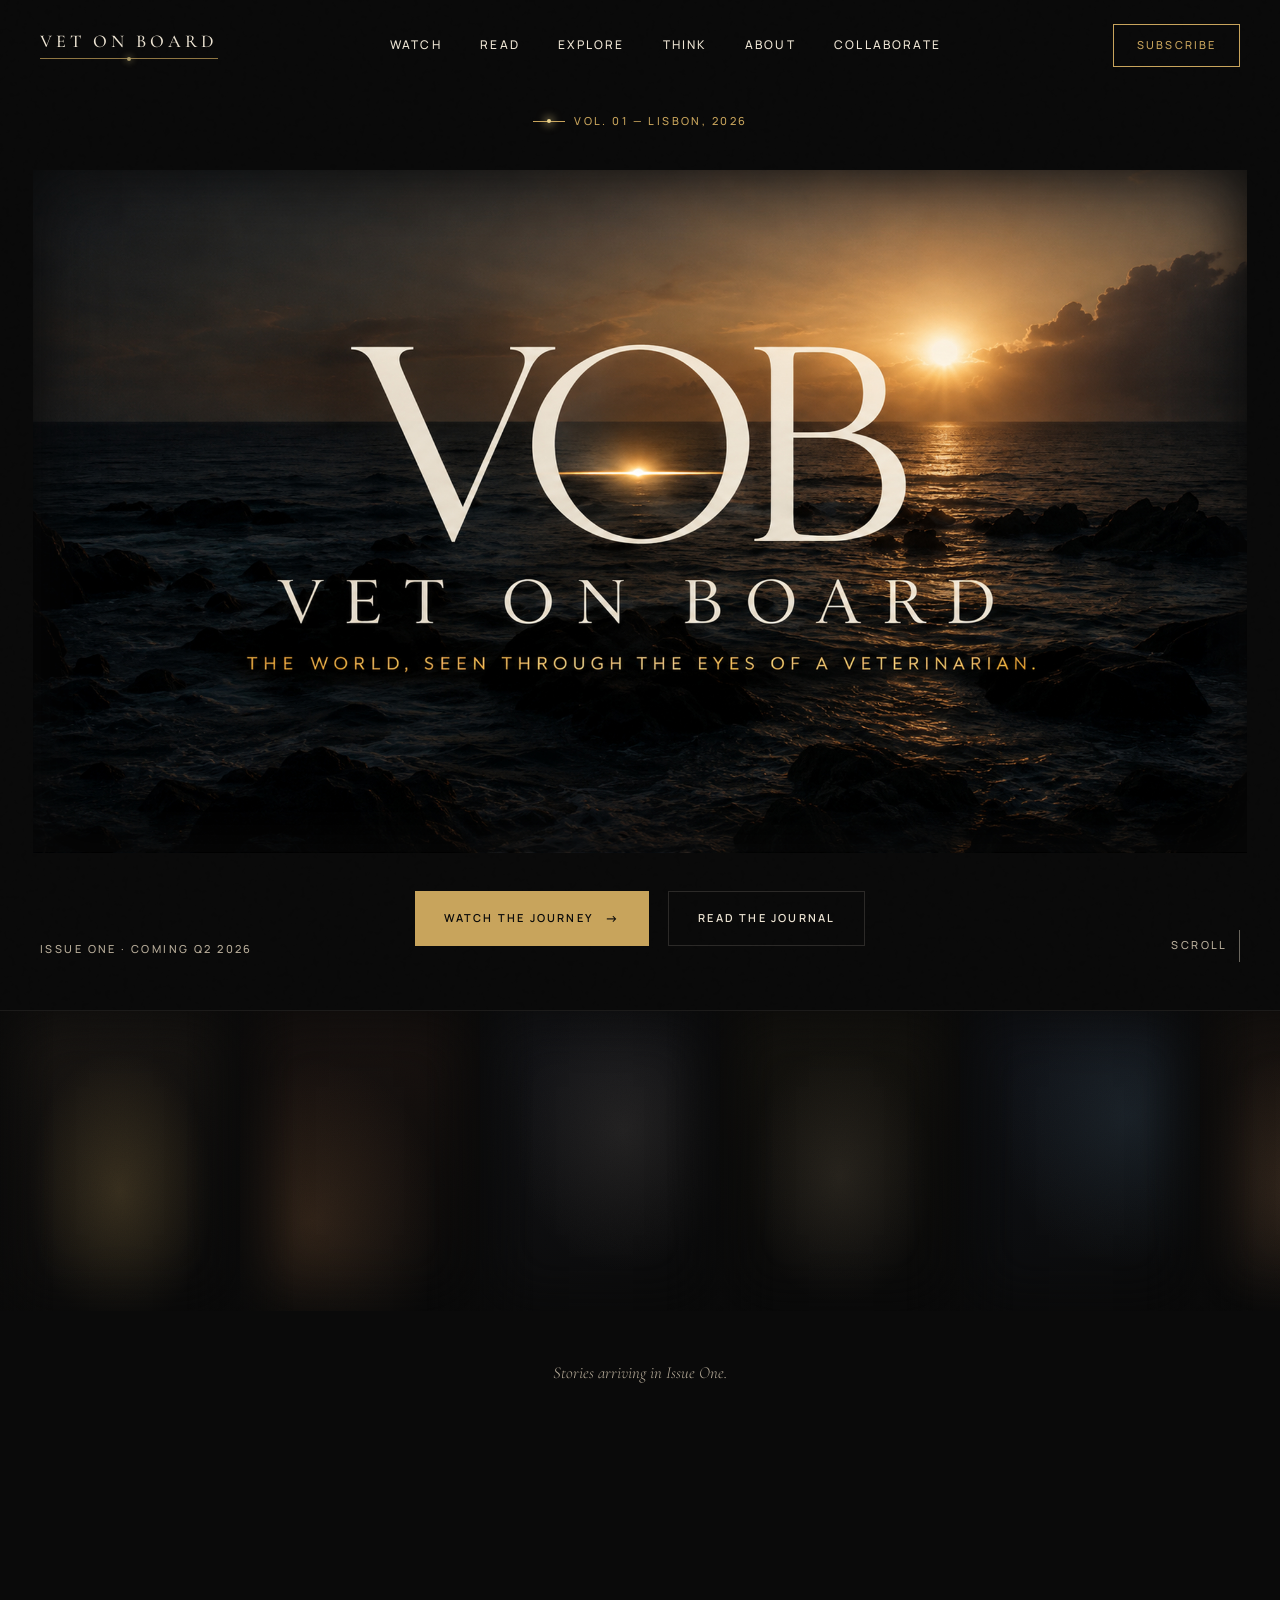
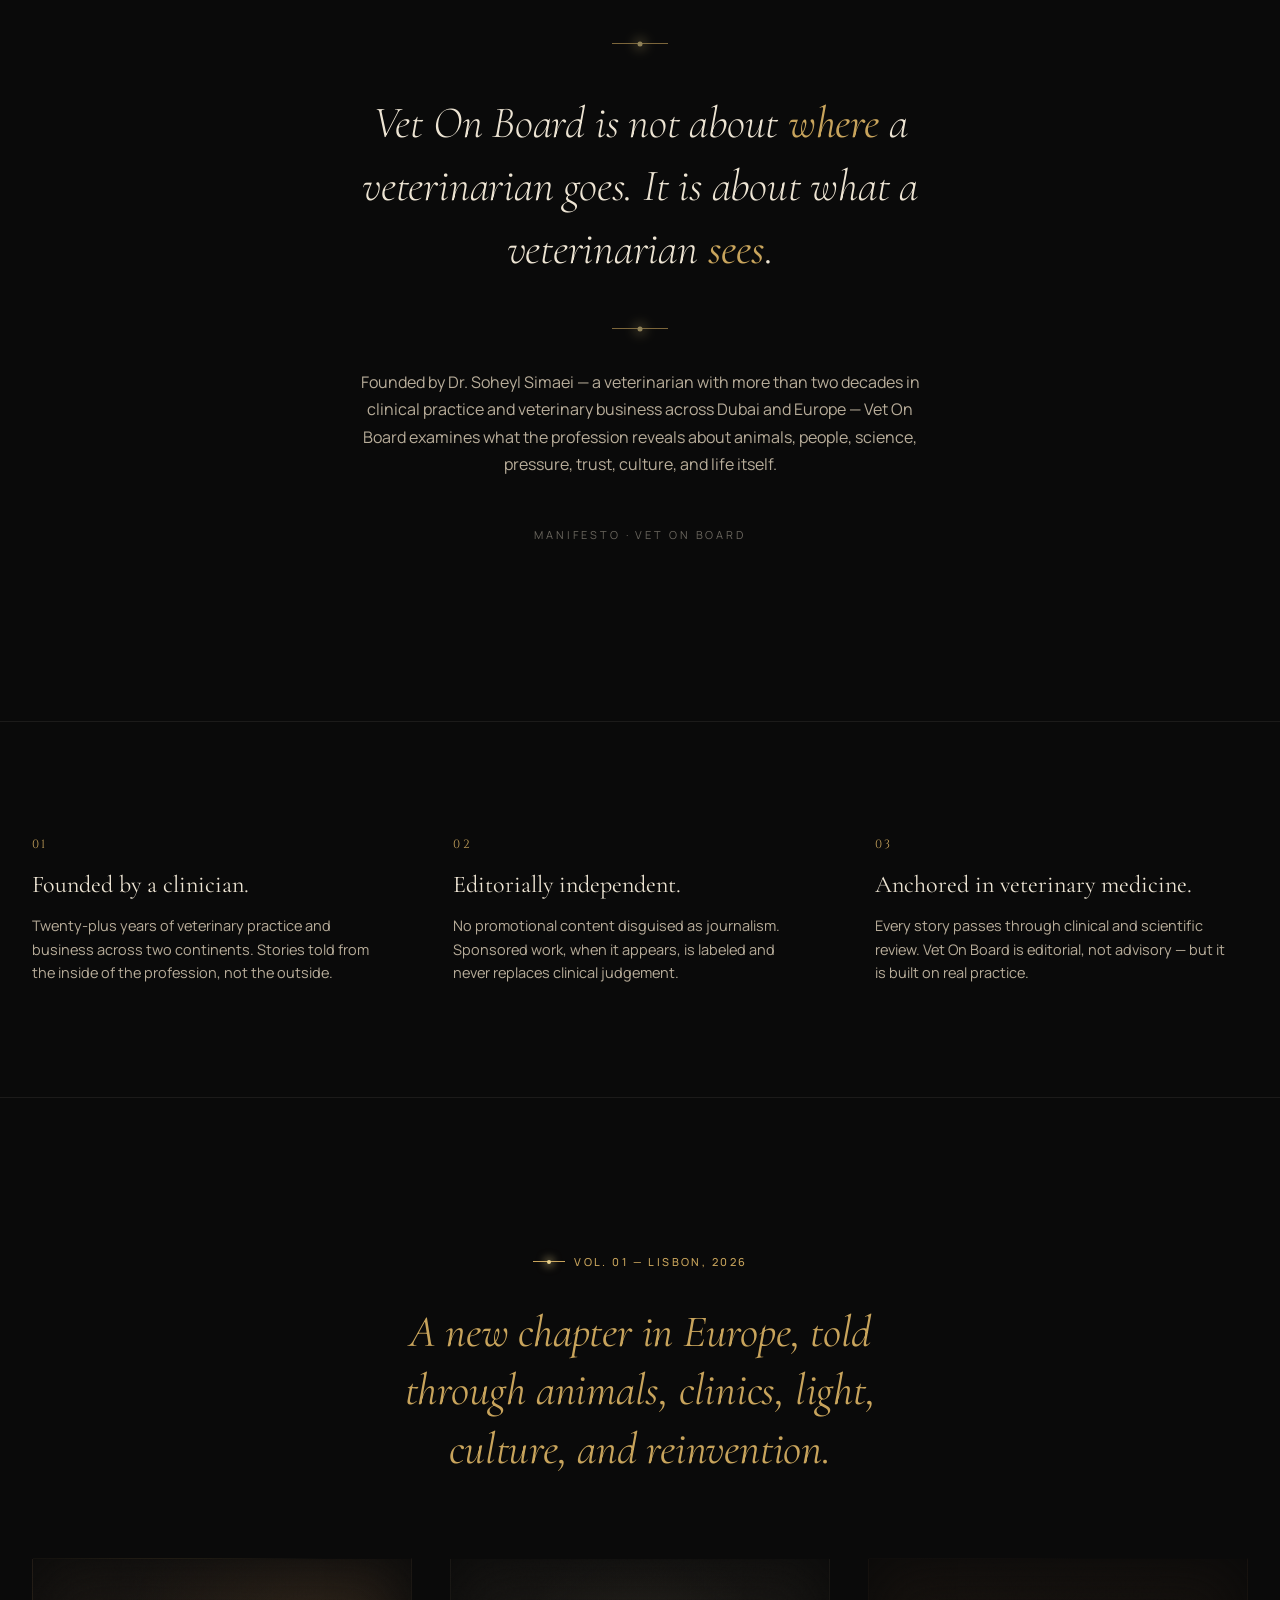
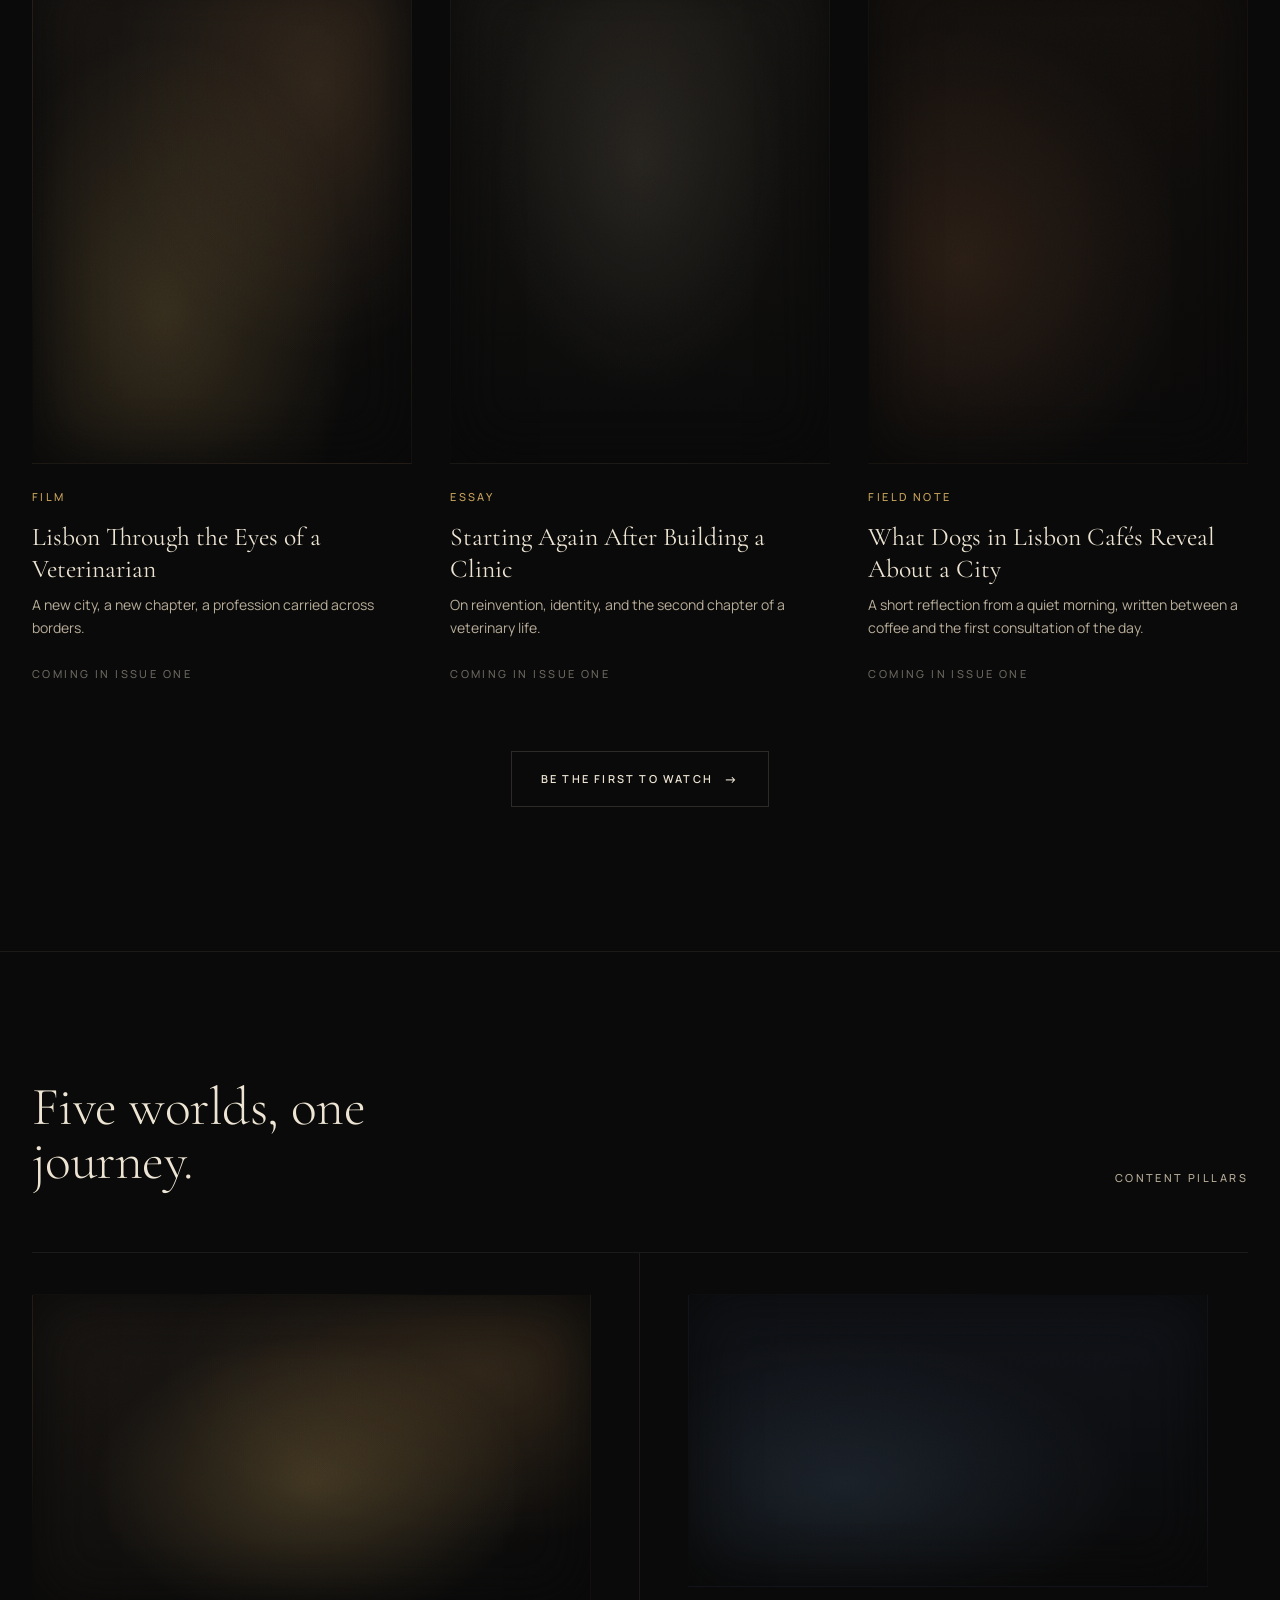
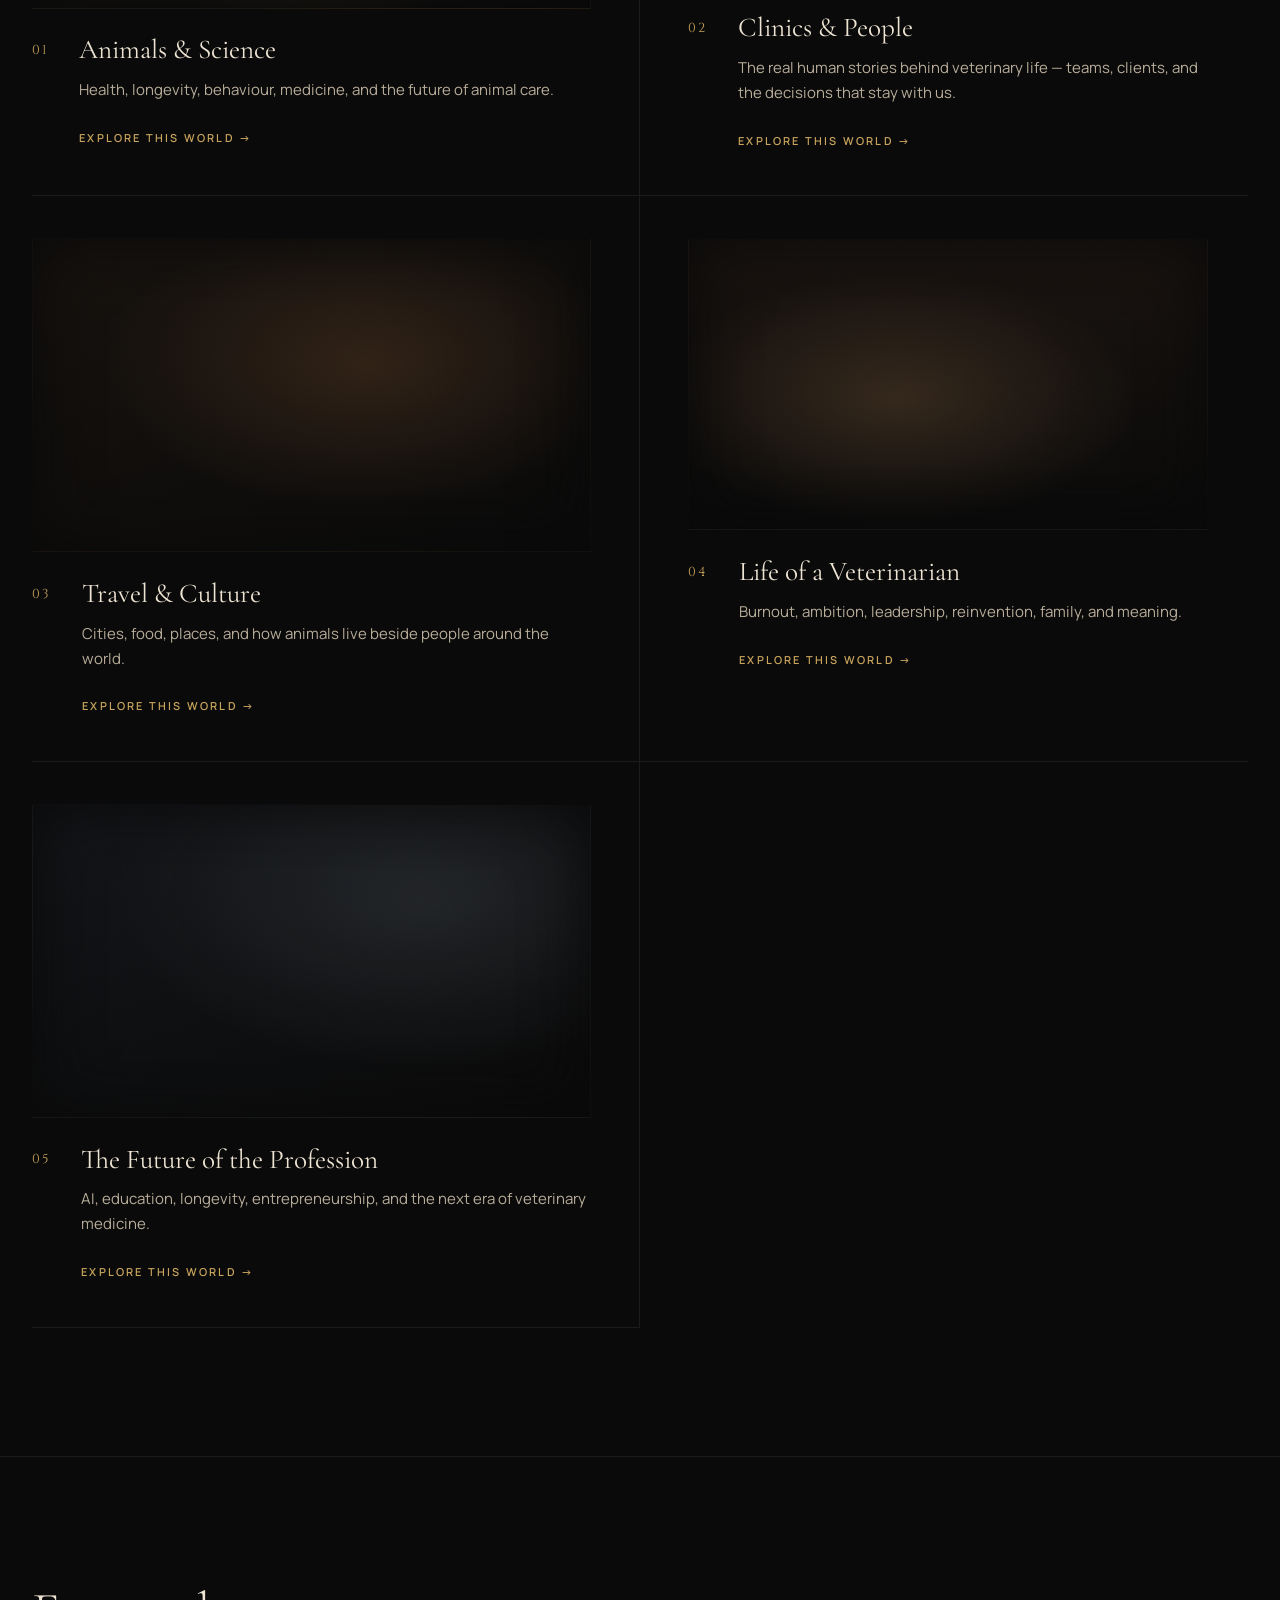
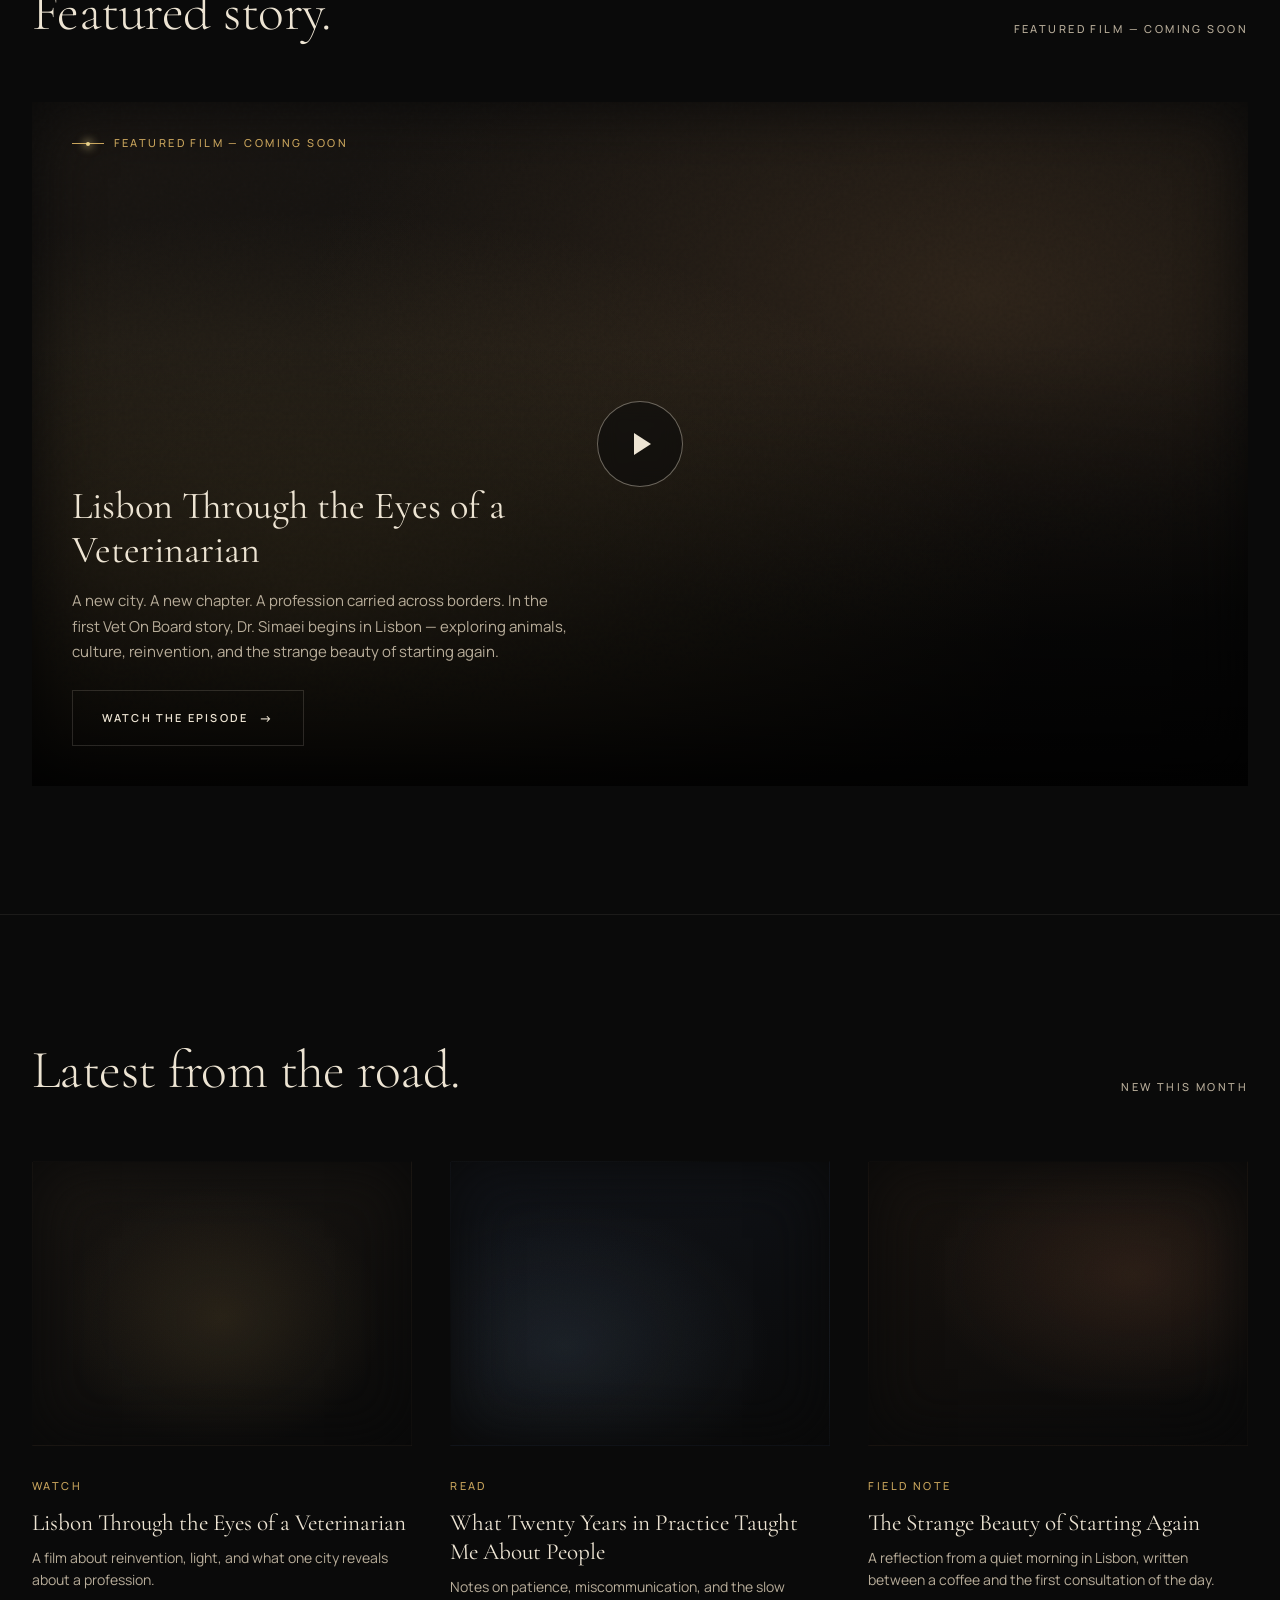
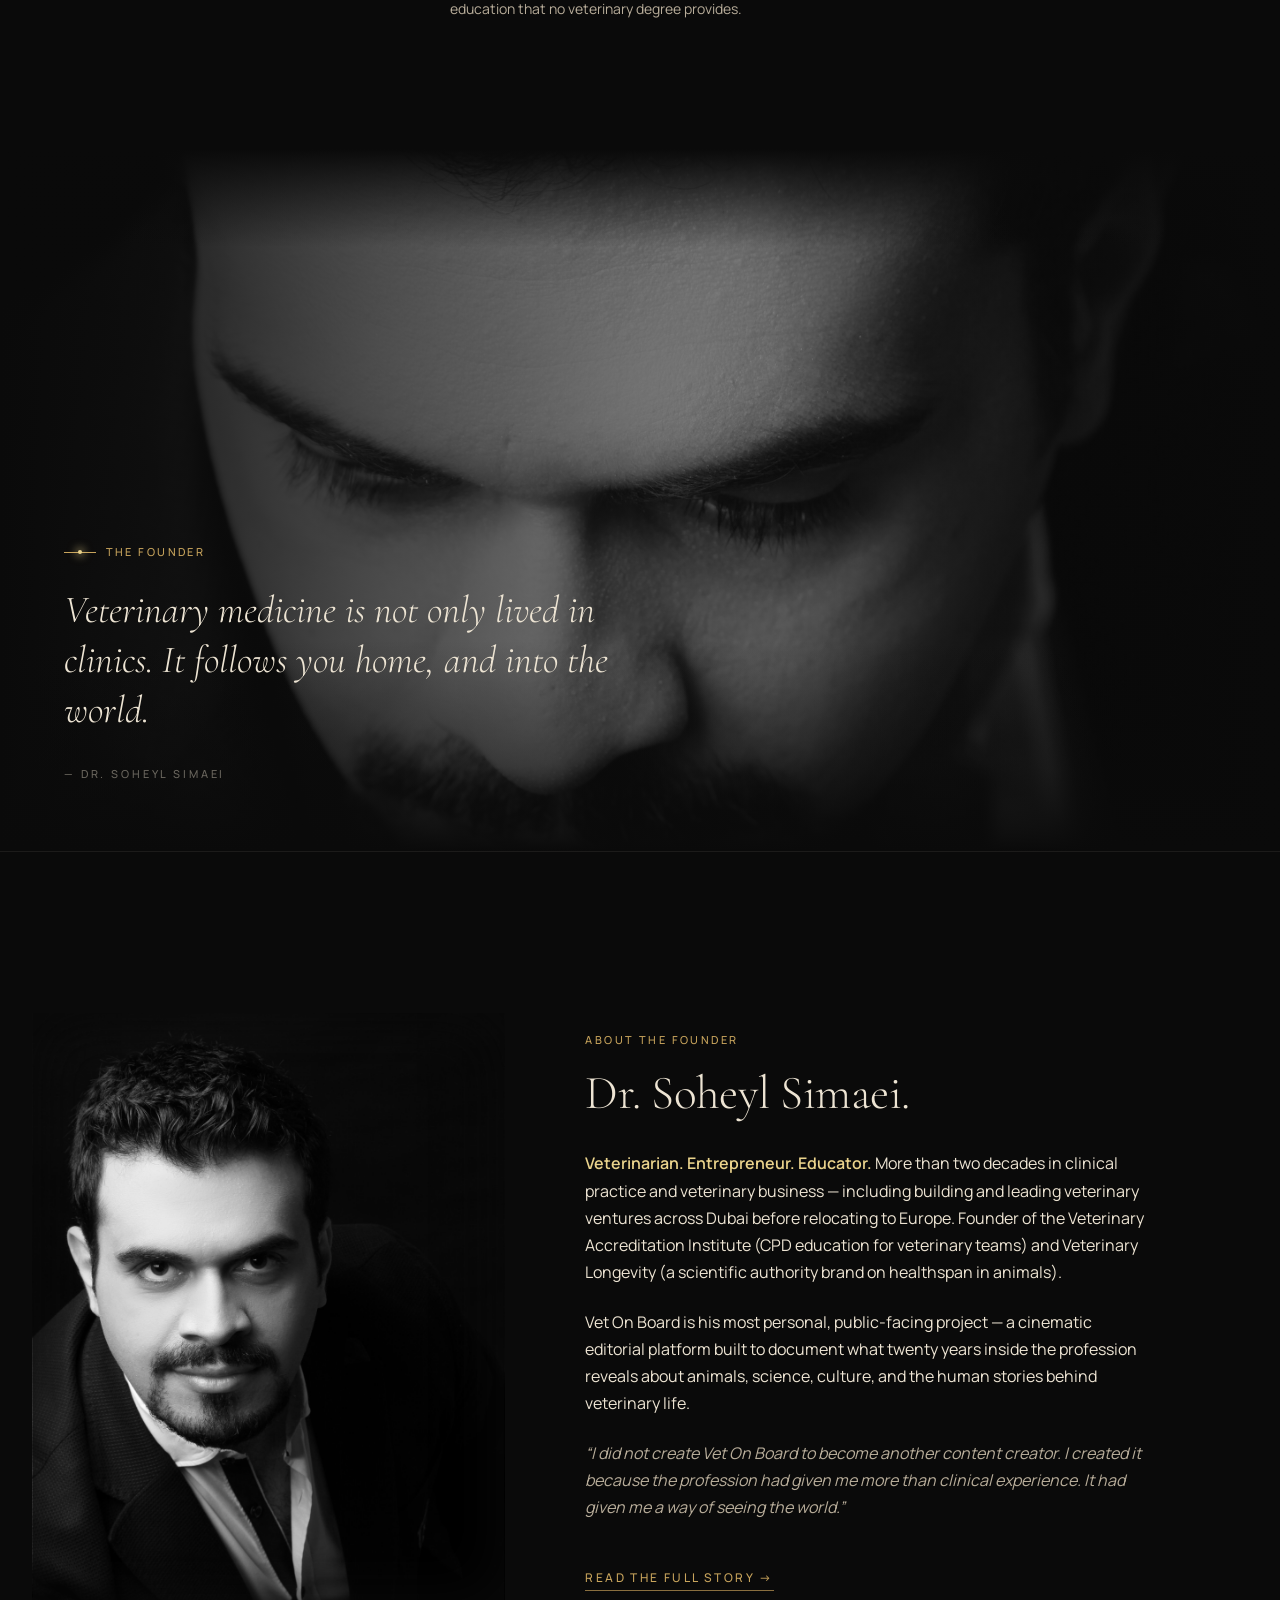
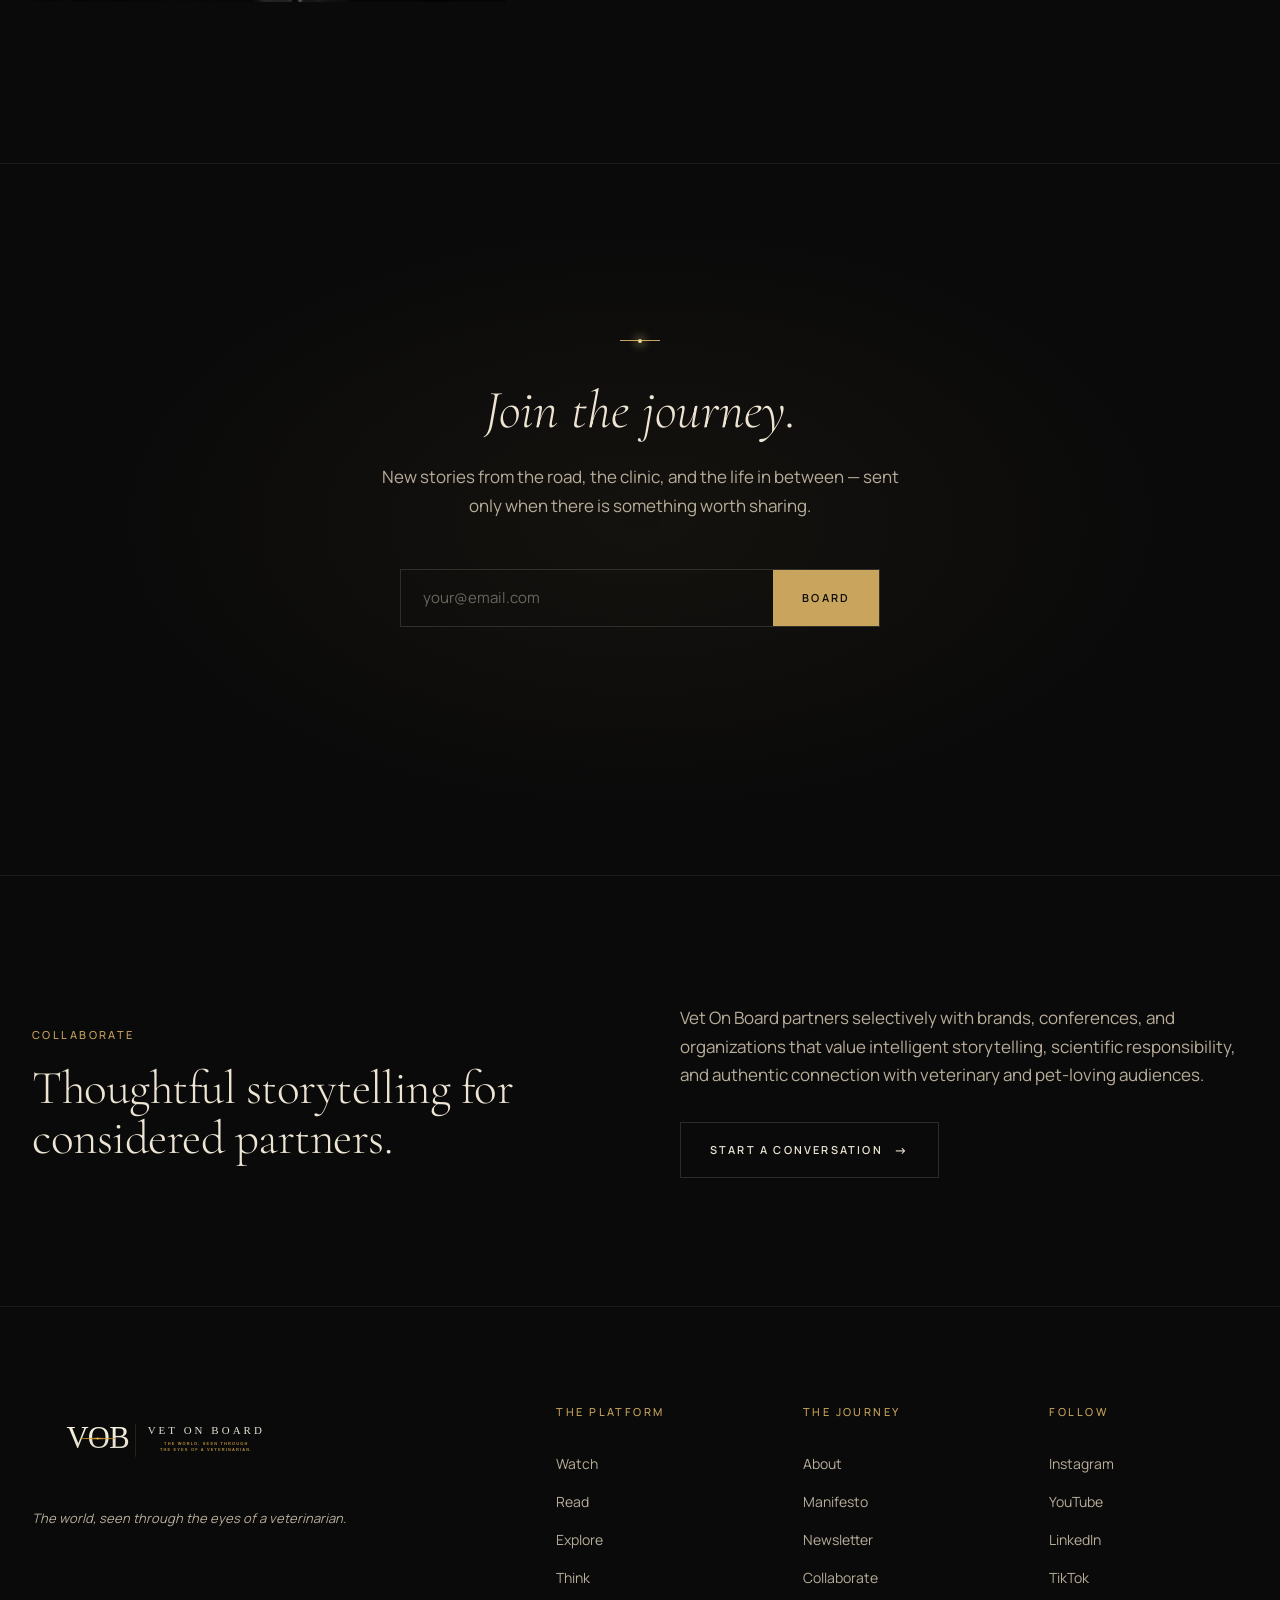
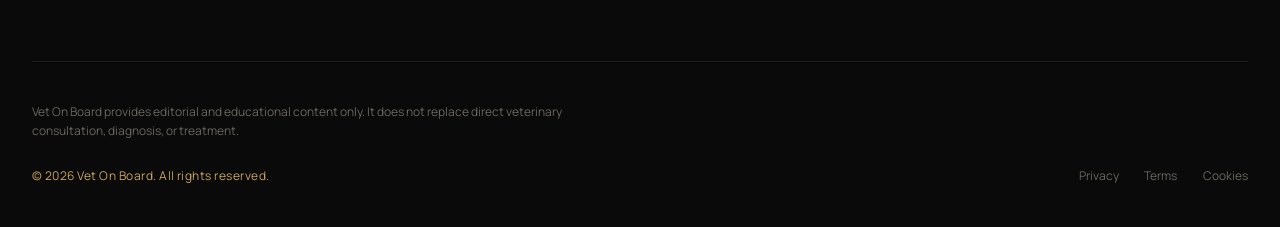
<file: index.html>
<!DOCTYPE html>
<html lang="en">
<head>
<meta charset="UTF-8" />
<meta name="viewport" content="width=device-width, initial-scale=1.0" />
<title>Vet On Board — The world, seen through the eyes of a veterinarian.</title>
<meta name="description" content="A cinematic editorial media platform created by Dr. Soheyl Simaei. Stories of animals, people, science, travel, culture, and the human experience behind veterinary life.">
<meta name="author" content="Dr. Soheyl Simaei">
<meta name="theme-color" content="#0a0a0a">

<meta property="og:type" content="website">
<meta property="og:title" content="Vet On Board — The world, seen through the eyes of a veterinarian.">
<meta property="og:description" content="A cinematic editorial media platform created by Dr. Soheyl Simaei. Stories of animals, people, science, travel, culture, and the human experience behind veterinary life.">
<meta property="og:image" content="https://vetonboard.com/assets/vob-og-image.png">
<meta property="og:image:width" content="1200">
<meta property="og:image:height" content="409">
<meta property="og:url" content="https://vetonboard.com">
<meta property="og:site_name" content="Vet On Board">

<meta name="twitter:card" content="summary_large_image">
<meta name="twitter:title" content="Vet On Board — The world, seen through the eyes of a veterinarian.">
<meta name="twitter:description" content="A cinematic editorial media platform created by Dr. Soheyl Simaei.">
<meta name="twitter:image" content="https://vetonboard.com/assets/vob-og-image.png">

<link rel="icon" type="image/png" href="/assets/vob-logo.png">
<link rel="apple-touch-icon" href="/assets/vob-logo.png">

<link rel="canonical" href="https://vetonboard.com/">

<script type="application/ld+json">
{
  "@context": "https://schema.org",
  "@type": "Organization",
  "name": "Vet On Board",
  "alternateName": "VOB",
  "url": "https://vetonboard.com",
  "logo": "https://vetonboard.com/assets/vob-logo.png",
  "description": "A cinematic editorial media platform created by Dr. Soheyl Simaei. Stories of animals, people, science, travel, culture, and the human experience behind veterinary life.",
  "slogan": "The world, seen through the eyes of a veterinarian.",
  "founder": {
    "@type": "Person",
    "name": "Dr. Soheyl Simaei",
    "jobTitle": "Veterinarian, Entrepreneur, Educator"
  }
}
</script>

<link rel="preconnect" href="https://fonts.googleapis.com">
<link rel="preconnect" href="https://fonts.gstatic.com" crossorigin>
<link href="https://fonts.googleapis.com/css2?family=Cinzel:wght@400;500;600&family=Cormorant+Garamond:ital,wght@0,300;0,400;0,500;0,600;1,300;1,400;1,500&family=Manrope:wght@300;400;500;600&display=swap" rel="stylesheet">
<link rel="stylesheet" href="/assets/styles.css">
</head>
<body>

<nav id="nav">
  <div class="nav-inner">
    <a href="/" class="nav-logo" aria-label="Vet On Board home">
      <span class="nav-wordmark">Vet on Board</span>
      <span class="nav-underline"></span>
    </a>
    <div class="nav-links">
      <a href="/watch">Watch</a>
      <a href="/read">Read</a>
      <a href="/explore">Explore</a>
      <a href="/think">Think</a>
      <a href="/about">About</a>
      <a href="/collaborate">Collaborate</a>
    </div>
    <a href="#newsletter" class="nav-cta">Subscribe</a>
    <button class="nav-toggle" aria-label="Toggle menu" aria-expanded="false" aria-controls="nav-menu">
      <span></span><span></span><span></span>
    </button>
  </div>
</nav>

<section class="hero hero-photo">
  <h1 class="sr-only">Vet On Board — The world, seen through the eyes of a veterinarian.</h1>
  <div class="hero-photo-eyebrow">
    <span class="horizon-line"></span>
    <span class="label">Vol. 01 — Lisbon, 2026</span>
  </div>
  <div class="hero-photo-frame" role="img" aria-label="Vet On Board — The world, seen through the eyes of a veterinarian"></div>
  <div class="hero-photo-actions">
    <a href="/watch" class="btn btn-primary">Watch the Journey <span class="arrow">→</span></a>
    <a href="/read" class="btn btn-ghost">Read the Journal</a>
  </div>
  <div class="hero-corner-bl">
    <span class="label-muted">Issue One · Coming Q2 2026</span>
  </div>
  <div class="hero-corner-br">
    <span class="label-muted">Scroll</span>
    <span class="scroll-line"></span>
  </div>
</section>

<section class="stills" aria-label="A glimpse of the journey">
  <div class="stills-strip">
    <div class="still still-1">
      <div class="still-caption"><span class="horizon-line"></span><span class="still-caption-text">Clinic</span></div>
    </div>
    <div class="still still-2">
      <div class="still-caption"><span class="horizon-line"></span><span class="still-caption-text">Lisbon</span></div>
    </div>
    <div class="still still-3">
      <div class="still-caption"><span class="horizon-line"></span><span class="still-caption-text">Notes</span></div>
    </div>
    <div class="still still-4">
      <div class="still-caption"><span class="horizon-line"></span><span class="still-caption-text">Waiting</span></div>
    </div>
    <div class="still still-5">
      <div class="still-caption"><span class="horizon-line"></span><span class="still-caption-text">Travel</span></div>
    </div>
    <div class="still still-6">
      <div class="still-caption"><span class="horizon-line"></span><span class="still-caption-text">Animal</span></div>
    </div>
  </div>
  <p class="stills-foot"><em>Stories arriving in Issue One.</em></p>
</section>

<section class="manifesto">
  <div class="container-narrow">
    <div class="manifesto-rule"></div>
    <h2>Vet On Board is not about <em>where</em> a veterinarian goes. It is about what a veterinarian <em>sees</em>.</h2>
    <div class="manifesto-rule"></div>
    <p class="manifesto-body">Founded by Dr. Soheyl Simaei &mdash; a veterinarian with more than two decades in clinical practice and veterinary business across Dubai and Europe &mdash; Vet On Board examines what the profession reveals about animals, people, science, pressure, trust, culture, and life itself.</p>
    <span class="manifesto-attr">Manifesto · Vet On Board</span>
  </div>
</section>

<section class="principles" aria-label="Editorial principles">
  <div class="container">
    <div class="principles-grid">
      <div class="principle">
        <span class="principle-num">01</span>
        <h4 class="principle-title">Founded by a clinician.</h4>
        <p class="principle-body">Twenty-plus years of veterinary practice and business across two continents. Stories told from the inside of the profession, not the outside.</p>
      </div>
      <div class="principle">
        <span class="principle-num">02</span>
        <h4 class="principle-title">Editorially independent.</h4>
        <p class="principle-body">No promotional content disguised as journalism. Sponsored work, when it appears, is labeled and never replaces clinical judgement.</p>
      </div>
      <div class="principle">
        <span class="principle-num">03</span>
        <h4 class="principle-title">Anchored in veterinary medicine.</h4>
        <p class="principle-body">Every story passes through clinical and scientific review. Vet On Board is editorial, not advisory &mdash; but it is built on real practice.</p>
      </div>
    </div>
  </div>
</section>

<section class="issue-one">
  <div class="container">
    <div class="issue-one-header">
      <div class="issue-one-eyebrow">
        <span class="horizon-line"></span>
        <span class="label">Vol. 01 — Lisbon, 2026</span>
      </div>
      <h3 class="issue-one-headline"><em>A new chapter in Europe, told through animals, clinics, light, culture, and reinvention.</em></h3>
    </div>
    <div class="issue-one-grid">
      <article class="issue-card">
        <div class="issue-card-thumb issue-card-thumb-film"></div>
        <span class="label issue-card-kind">Film</span>
        <h4 class="issue-card-title">Lisbon Through the Eyes of a Veterinarian</h4>
        <p class="issue-card-desc">A new city, a new chapter, a profession carried across borders.</p>
        <span class="issue-card-foot">Coming in Issue One</span>
      </article>
      <article class="issue-card">
        <div class="issue-card-thumb issue-card-thumb-essay"></div>
        <span class="label issue-card-kind">Essay</span>
        <h4 class="issue-card-title">Starting Again After Building a Clinic</h4>
        <p class="issue-card-desc">On reinvention, identity, and the second chapter of a veterinary life.</p>
        <span class="issue-card-foot">Coming in Issue One</span>
      </article>
      <article class="issue-card">
        <div class="issue-card-thumb issue-card-thumb-note"></div>
        <span class="label issue-card-kind">Field Note</span>
        <h4 class="issue-card-title">What Dogs in Lisbon Cafés Reveal About a City</h4>
        <p class="issue-card-desc">A short reflection from a quiet morning, written between a coffee and the first consultation of the day.</p>
        <span class="issue-card-foot">Coming in Issue One</span>
      </article>
    </div>
    <div class="issue-one-cta">
      <a href="#newsletter" class="btn btn-ghost">Be the first to watch <span class="arrow">→</span></a>
    </div>
  </div>
</section>

<section class="pillars" id="explore">
  <div class="container">
    <div class="section-header">
      <h3>Five worlds, one journey.</h3>
      <span class="label-muted">Content Pillars</span>
    </div>
    <div class="pillars-grid">
      <article class="pillar">
        <div class="pillar-thumb pillar-thumb-1"></div>
        <div class="pillar-row">
          <span class="pillar-number">01</span>
          <div class="pillar-text">
            <h4>Animals & Science</h4>
            <p>Health, longevity, behaviour, medicine, and the future of animal care.</p>
            <a href="#" class="pillar-explore">Explore this world →</a>
          </div>
        </div>
      </article>
      <article class="pillar">
        <div class="pillar-thumb pillar-thumb-2"></div>
        <div class="pillar-row">
          <span class="pillar-number">02</span>
          <div class="pillar-text">
            <h4>Clinics & People</h4>
            <p>The real human stories behind veterinary life — teams, clients, and the decisions that stay with us.</p>
            <a href="#" class="pillar-explore">Explore this world →</a>
          </div>
        </div>
      </article>
      <article class="pillar">
        <div class="pillar-thumb pillar-thumb-3"></div>
        <div class="pillar-row">
          <span class="pillar-number">03</span>
          <div class="pillar-text">
            <h4>Travel & Culture</h4>
            <p>Cities, food, places, and how animals live beside people around the world.</p>
            <a href="#" class="pillar-explore">Explore this world →</a>
          </div>
        </div>
      </article>
      <article class="pillar">
        <div class="pillar-thumb pillar-thumb-4"></div>
        <div class="pillar-row">
          <span class="pillar-number">04</span>
          <div class="pillar-text">
            <h4>Life of a Veterinarian</h4>
            <p>Burnout, ambition, leadership, reinvention, family, and meaning.</p>
            <a href="#" class="pillar-explore">Explore this world →</a>
          </div>
        </div>
      </article>
      <article class="pillar">
        <div class="pillar-thumb pillar-thumb-5"></div>
        <div class="pillar-row">
          <span class="pillar-number">05</span>
          <div class="pillar-text">
            <h4>The Future of the Profession</h4>
            <p>AI, education, longevity, entrepreneurship, and the next era of veterinary medicine.</p>
            <a href="#" class="pillar-explore">Explore this world →</a>
          </div>
        </div>
      </article>
    </div>
  </div>
</section>

<section class="featured" id="watch">
  <div class="container">
    <div class="section-header">
      <h3>Featured story.</h3>
      <span class="label-muted">Featured Film — Coming Soon</span>
    </div>
    <div class="featured-card">
      <div class="featured-meta">
        <span class="horizon-line"></span>
        <span class="label">Featured Film — Coming Soon</span>
      </div>
      <div class="play-button"></div>
      <div class="featured-content">
        <h4>Lisbon Through the Eyes of a Veterinarian</h4>
        <p>A new city. A new chapter. A profession carried across borders. In the first Vet On Board story, Dr. Simaei begins in Lisbon — exploring animals, culture, reinvention, and the strange beauty of starting again.</p>
        <a href="/watch" class="btn btn-ghost">Watch the Episode <span class="arrow">→</span></a>
      </div>
    </div>
  </div>
</section>

<section class="latest" id="read">
  <div class="container">
    <div class="section-header">
      <h3>Latest from the road.</h3>
      <span class="label-muted">New This Month</span>
    </div>
    <div class="latest-grid">
      <div class="latest-card">
        <div class="latest-thumb"></div>
        <span class="label">Watch</span>
        <h5>Lisbon Through the Eyes of a Veterinarian</h5>
        <p>A film about reinvention, light, and what one city reveals about a profession.</p>
      </div>
      <div class="latest-card">
        <div class="latest-thumb latest-thumb-2"></div>
        <span class="label">Read</span>
        <h5>What Twenty Years in Practice Taught Me About People</h5>
        <p>Notes on patience, miscommunication, and the slow education that no veterinary degree provides.</p>
      </div>
      <div class="latest-card">
        <div class="latest-thumb latest-thumb-3"></div>
        <span class="label">Field Note</span>
        <h5>The Strange Beauty of Starting Again</h5>
        <p>A reflection from a quiet morning in Lisbon, written between a coffee and the first consultation of the day.</p>
      </div>
    </div>
  </div>
</section>

<section class="behind-the-lens" aria-label="Behind the lens">
  <div class="behind-overlay">
    <div class="behind-eyebrow">
      <span class="horizon-line"></span>
      <span class="label">The Founder</span>
    </div>
    <p class="behind-quote"><em>Veterinary medicine is not only lived in clinics. It follows you home, and into the world.</em></p>
    <span class="behind-attr">— Dr. Soheyl Simaei</span>
  </div>
</section>

<section class="about" id="about">
  <div class="container">
    <div class="about-grid">
      <div class="about-portrait"></div>
      <div>
        <span class="label">About the Founder</span>
        <h3>Dr. Soheyl Simaei.</h3>
        <p class="about-bio"><strong>Veterinarian. Entrepreneur. Educator.</strong> More than two decades in clinical practice and veterinary business — including building and leading veterinary ventures across Dubai before relocating to Europe. Founder of the Veterinary Accreditation Institute (CPD education for veterinary teams) and Veterinary Longevity (a scientific authority brand on healthspan in animals).</p>
        <p class="about-bio">Vet On Board is his most personal, public-facing project &mdash; a cinematic editorial platform built to document what twenty years inside the profession reveals about animals, science, culture, and the human stories behind veterinary life.</p>
        <p class="about-bio about-bio-muted">&ldquo;I did not create Vet On Board to become another content creator. I created it because the profession had given me more than clinical experience. It had given me a way of seeing the world.&rdquo;</p>
        <a href="#">Read the full story →</a>
      </div>
    </div>
  </div>
</section>

<section class="newsletter" id="newsletter">
  <div class="container-narrow">
    <div class="newsletter-rule"></div>
    <h3>Join the journey.</h3>
    <p>New stories from the road, the clinic, and the life in between — sent only when there is something worth sharing.</p>
    <form class="newsletter-form" id="newsletter-form">
      <input type="email" placeholder="your@email.com" required aria-label="Email address">
      <button type="submit">Board</button>
    </form>
    <p class="newsletter-thanks" id="newsletter-thanks" aria-live="polite">Thank you. You're on the list — we'll be in touch when Issue One is ready.</p>
  </div>
</section>

<section class="collab" id="collaborate">
  <div class="container">
    <div class="collab-inner">
      <div>
        <span class="label">Collaborate</span>
        <h3>Thoughtful storytelling for considered partners.</h3>
      </div>
      <div>
        <p>Vet On Board partners selectively with brands, conferences, and organizations that value intelligent storytelling, scientific responsibility, and authentic connection with veterinary and pet-loving audiences.</p>
        <a href="#" class="btn btn-ghost">Start a Conversation <span class="arrow">→</span></a>
      </div>
    </div>
  </div>
</section>

<footer>
  <div class="container">
    <div class="footer-top">
      <div class="footer-brand">
        <img src="/assets/vob-logo-horizontal.svg" alt="Vet On Board" class="footer-logo">
        <p>The world, seen through the eyes of a veterinarian.</p>
      </div>
      <div class="footer-col">
        <h6>The Platform</h6>
        <a href="/watch">Watch</a>
        <a href="/read">Read</a>
        <a href="/explore">Explore</a>
        <a href="/think">Think</a>
      </div>
      <div class="footer-col">
        <h6>The Journey</h6>
        <a href="/about">About</a>
        <a href="#manifesto">Manifesto</a>
        <a href="#newsletter">Newsletter</a>
        <a href="/collaborate">Collaborate</a>
      </div>
      <div class="footer-col">
        <h6>Follow</h6>
        <a href="#">Instagram</a>
        <a href="#">YouTube</a>
        <a href="#">LinkedIn</a>
        <a href="#">TikTok</a>
      </div>
    </div>
    <div class="footer-bottom">
      <p class="footer-disclaimer">Vet On Board provides editorial and educational content only. It does not replace direct veterinary consultation, diagnosis, or treatment.</p>
      <div class="footer-bottom-row">
        <p class="footer-copyright">© 2026 Vet On Board. All rights reserved.</p>
        <div class="footer-legal">
          <a href="#">Privacy</a>
          <a href="#">Terms</a>
          <a href="#">Cookies</a>
        </div>
      </div>
    </div>
  </div>
</footer>

<script>
  const nav = document.getElementById('nav');
  window.addEventListener('scroll', () => {
    if (window.scrollY > 50) nav.classList.add('scrolled');
    else nav.classList.remove('scrolled');
  });

  // Mobile menu toggle
  const navToggle = document.querySelector('.nav-toggle');
  const navLinks = document.querySelector('.nav-links');
  if (navToggle && navLinks) {
    const closeMenu = () => {
      navToggle.classList.remove('open');
      navLinks.classList.remove('open');
      navToggle.setAttribute('aria-expanded', 'false');
      document.body.style.overflow = '';
    };
    navToggle.addEventListener('click', () => {
      const willOpen = !navToggle.classList.contains('open');
      navToggle.classList.toggle('open', willOpen);
      navLinks.classList.toggle('open', willOpen);
      navToggle.setAttribute('aria-expanded', willOpen ? 'true' : 'false');
      document.body.style.overflow = willOpen ? 'hidden' : '';
    });
    navLinks.querySelectorAll('a').forEach(a => a.addEventListener('click', closeMenu));
    document.addEventListener('keydown', (e) => {
      if (e.key === 'Escape' && navToggle.classList.contains('open')) closeMenu();
    });
  }

  const newsletterForm = document.getElementById('newsletter-form');
  const newsletterThanks = document.getElementById('newsletter-thanks');
  newsletterForm.addEventListener('submit', (e) => {
    e.preventDefault();
    newsletterForm.classList.add('submitted');
    newsletterThanks.classList.add('visible');
  });
</script>

</body>
</html>
</file>
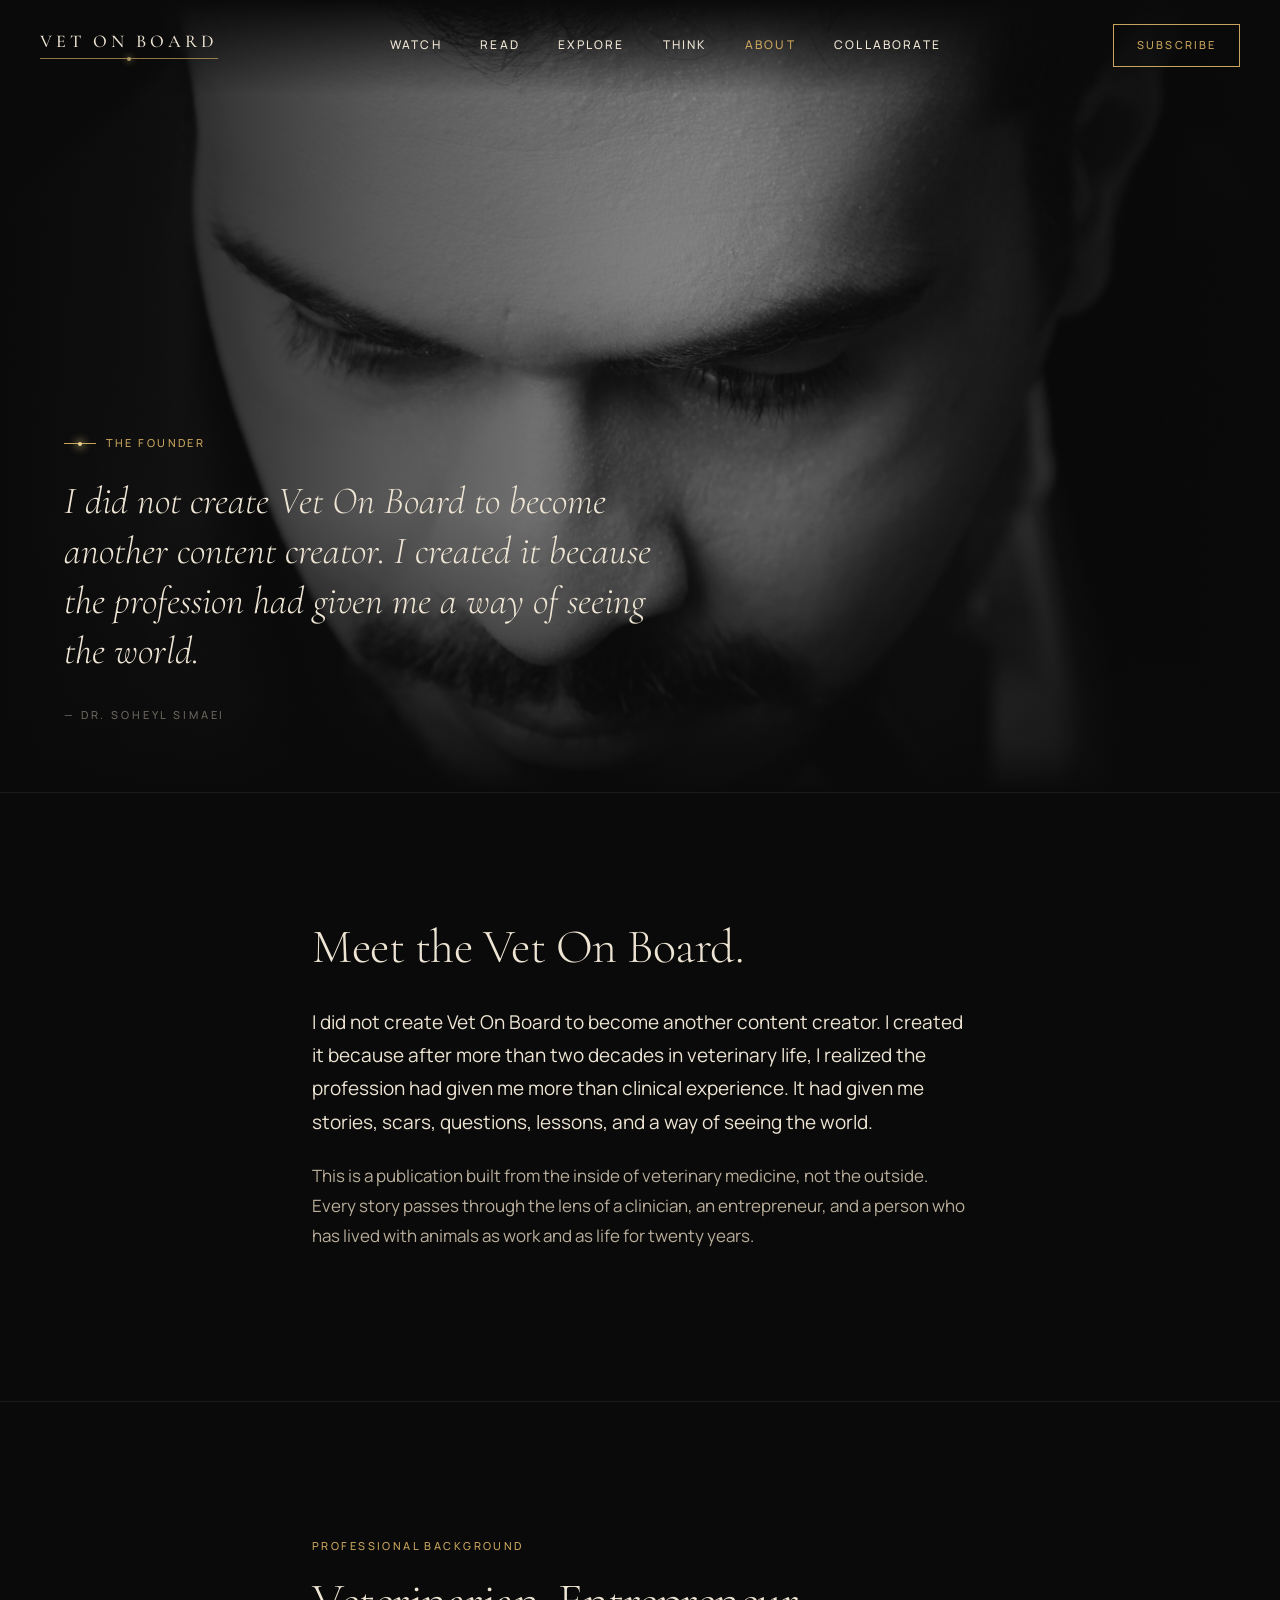
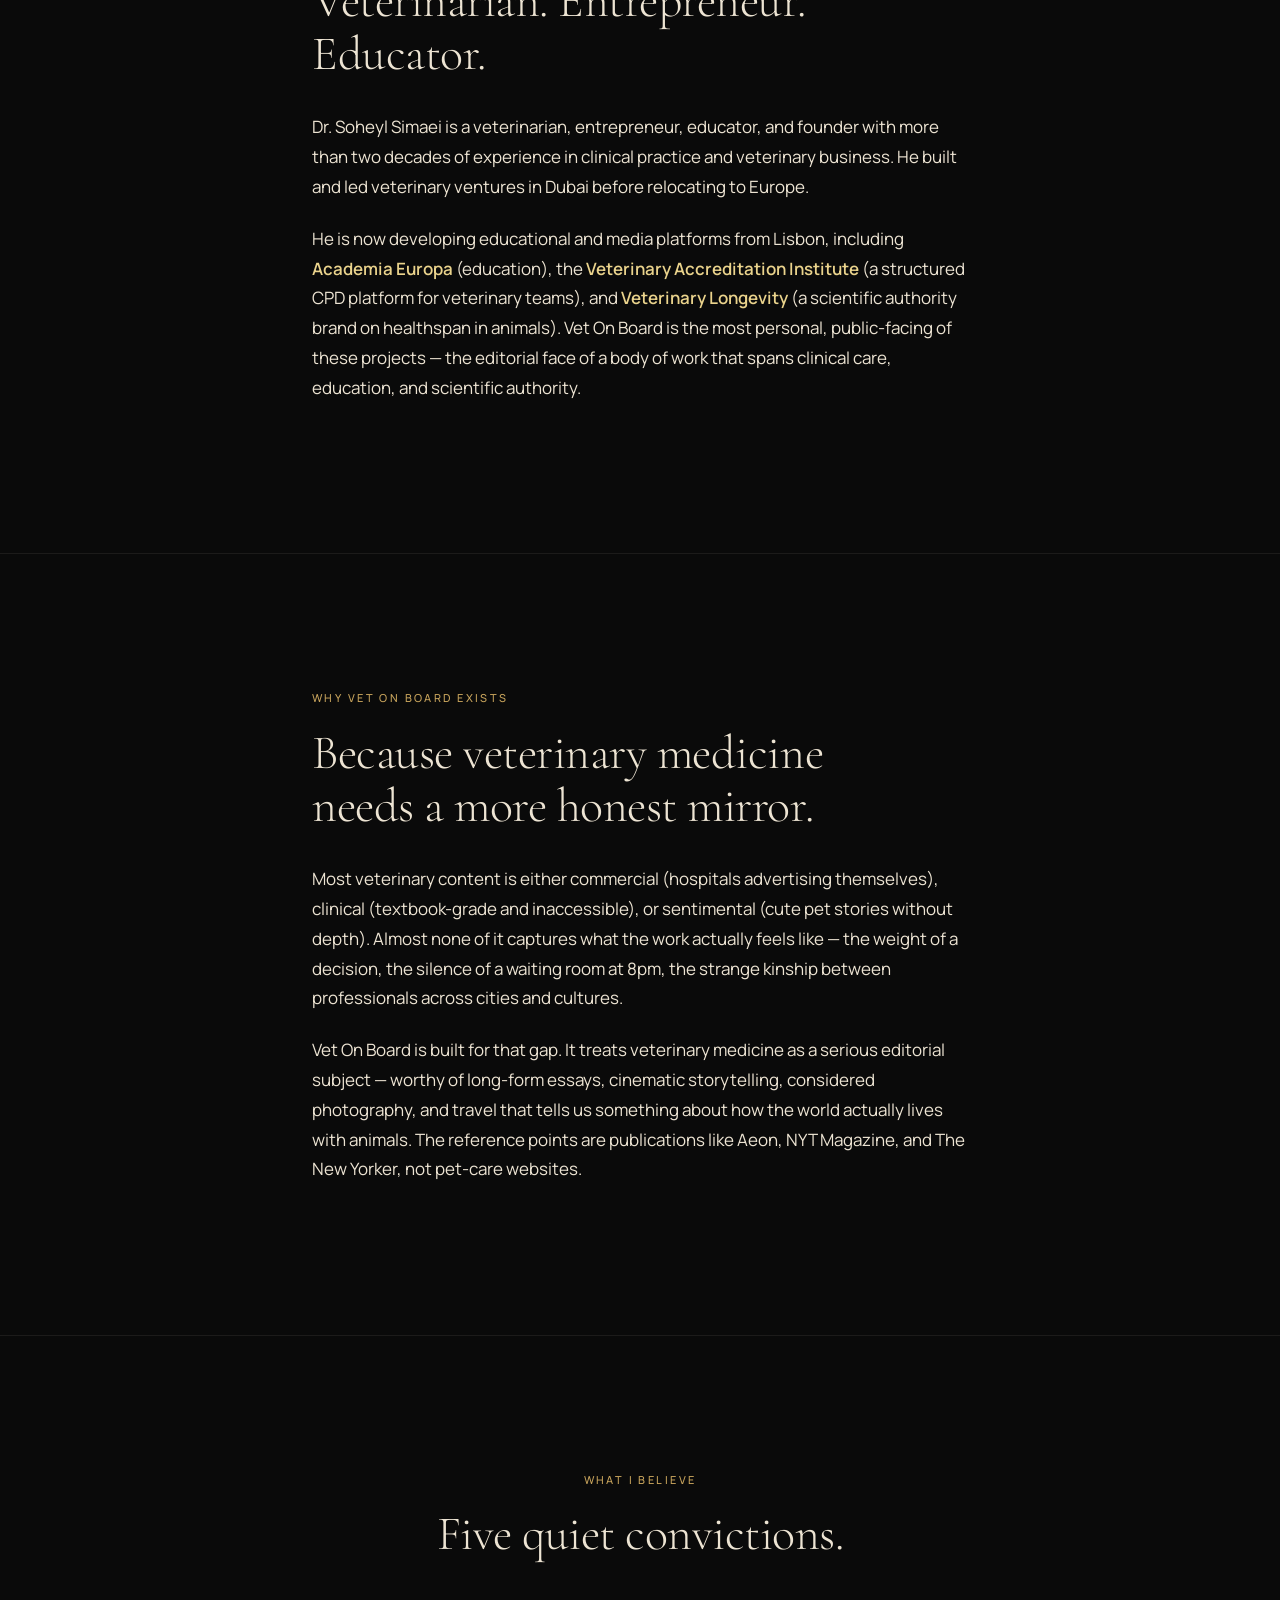
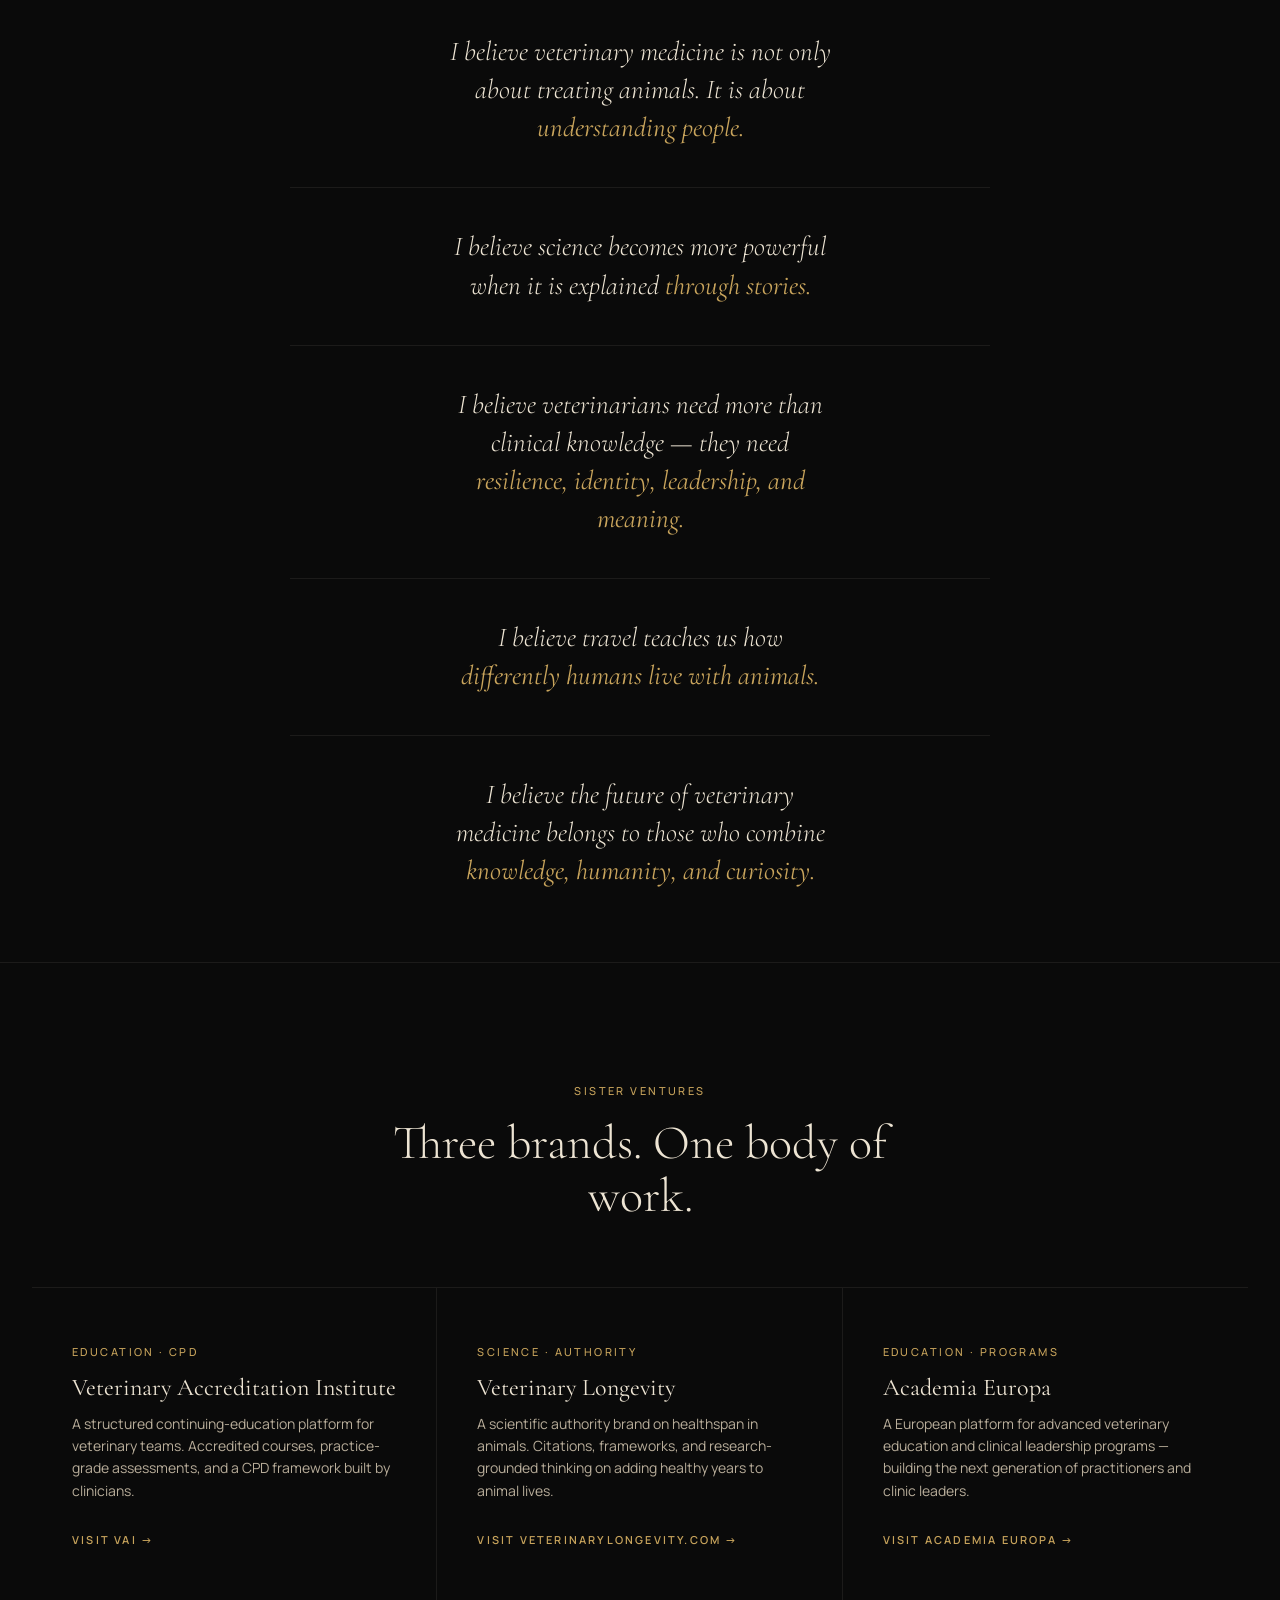
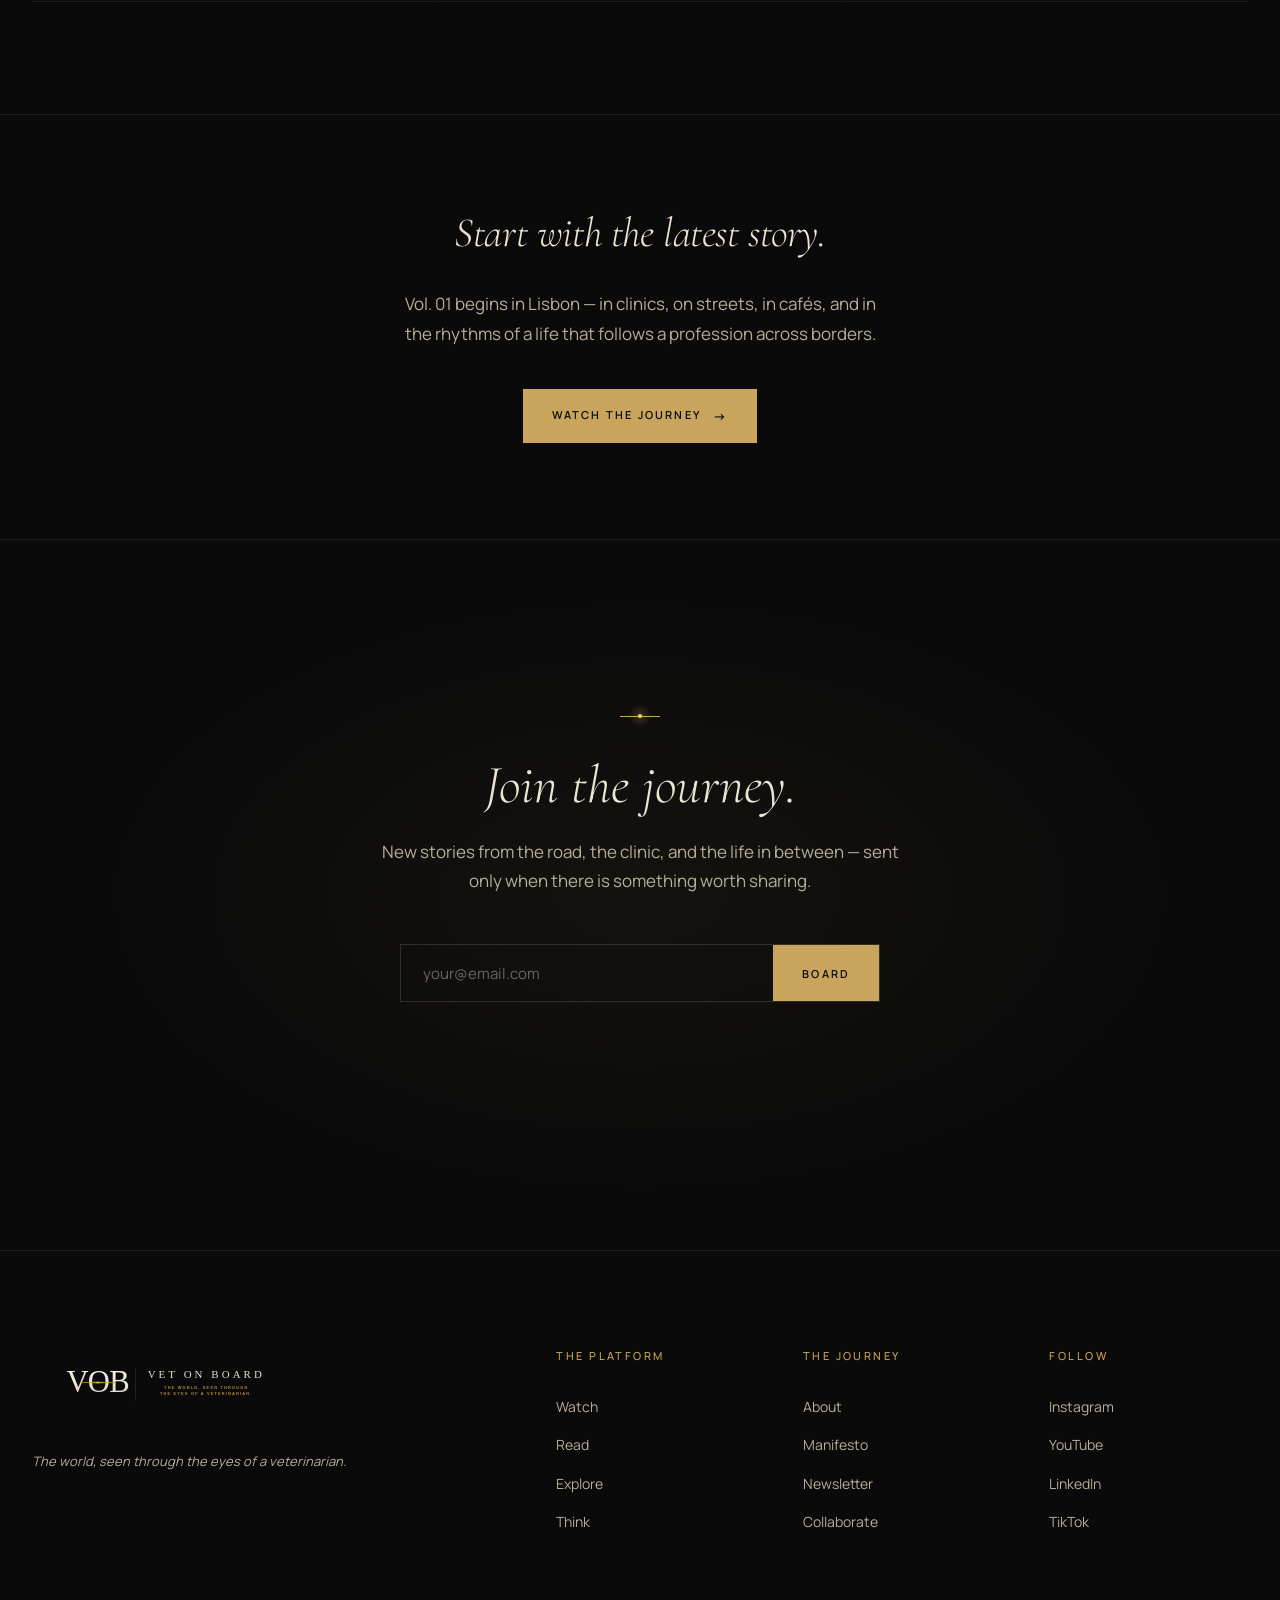
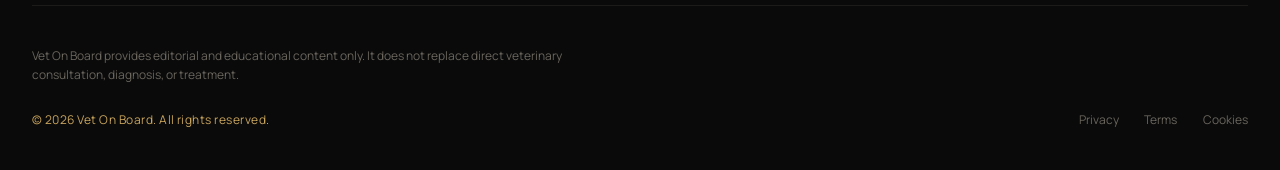
<file: about/index.html>
<!DOCTYPE html>
<html lang="en">
<head>
<meta charset="UTF-8" />
<meta name="viewport" content="width=device-width, initial-scale=1.0" />
<title>About — Vet On Board</title>
<meta name="description" content="Meet Dr. Soheyl Simaei — veterinarian, entrepreneur, and educator with more than two decades in clinical practice and veterinary business across Dubai and Europe. Founder of Vet On Board.">
<meta name="author" content="Dr. Soheyl Simaei">
<meta name="theme-color" content="#0a0a0a">

<meta property="og:type" content="profile">
<meta property="og:title" content="About — Vet On Board">
<meta property="og:description" content="Meet Dr. Soheyl Simaei — veterinarian, entrepreneur, and educator. Founder of Vet On Board.">
<meta property="og:image" content="https://vetonboard.com/assets/vob-og-image.png">
<meta property="og:image:width" content="1200">
<meta property="og:image:height" content="409">
<meta property="og:url" content="https://vetonboard.com/about">
<meta property="og:site_name" content="Vet On Board">

<meta name="twitter:card" content="summary_large_image">
<meta name="twitter:title" content="About — Vet On Board">
<meta name="twitter:description" content="Meet Dr. Soheyl Simaei — veterinarian, entrepreneur, and educator. Founder of Vet On Board.">
<meta name="twitter:image" content="https://vetonboard.com/assets/vob-og-image.png">

<link rel="icon" type="image/png" href="/assets/vob-logo.png">
<link rel="apple-touch-icon" href="/assets/vob-logo.png">
<link rel="canonical" href="https://vetonboard.com/about">

<link rel="preconnect" href="https://fonts.googleapis.com">
<link rel="preconnect" href="https://fonts.gstatic.com" crossorigin>
<link href="https://fonts.googleapis.com/css2?family=Cinzel:wght@400;500;600&family=Cormorant+Garamond:ital,wght@0,300;0,400;0,500;0,600;1,300;1,400;1,500&family=Manrope:wght@300;400;500;600&display=swap" rel="stylesheet">
<link rel="stylesheet" href="/assets/styles.css">
</head>
<body>

<nav id="nav">
  <div class="nav-inner">
    <a href="/" class="nav-logo" aria-label="Vet On Board home">
      <span class="nav-wordmark">Vet on Board</span>
      <span class="nav-underline"></span>
    </a>
    <div class="nav-links">
      <a href="/watch">Watch</a>
      <a href="/read">Read</a>
      <a href="/explore">Explore</a>
      <a href="/think">Think</a>
      <a href="/about" aria-current="page">About</a>
      <a href="/collaborate">Collaborate</a>
    </div>
    <a href="/#newsletter" class="nav-cta">Subscribe</a>
    <button class="nav-toggle" aria-label="Toggle menu" aria-expanded="false" aria-controls="nav-menu">
      <span></span><span></span><span></span>
    </button>
  </div>
</nav>

<section class="founder-image" aria-label="Founder portrait">
  <div class="founder-image-overlay">
    <div class="behind-eyebrow">
      <span class="horizon-line"></span>
      <span class="label">The Founder</span>
    </div>
    <p class="behind-quote"><em>I did not create Vet On Board to become another content creator. I created it because the profession had given me a way of seeing the world.</em></p>
    <span class="behind-attr">— Dr. Soheyl Simaei</span>
  </div>
</section>

<section class="longform">
  <div class="longform-narrow">
    <h2>Meet the Vet On Board.</h2>
    <p class="lede">I did not create Vet On Board to become another content creator. I created it because after more than two decades in veterinary life, I realized the profession had given me more than clinical experience. It had given me stories, scars, questions, lessons, and a way of seeing the world.</p>
    <p class="muted">This is a publication built from the inside of veterinary medicine, not the outside. Every story passes through the lens of a clinician, an entrepreneur, and a person who has lived with animals as work and as life for twenty years.</p>
  </div>
</section>

<section class="longform" style="border-top: 1px solid var(--border);">
  <div class="longform-narrow">
    <span class="label" style="margin-bottom: 1.2rem; display: inline-block;">Professional Background</span>
    <h2>Veterinarian. Entrepreneur. Educator.</h2>
    <p>Dr. Soheyl Simaei is a veterinarian, entrepreneur, educator, and founder with more than two decades of experience in clinical practice and veterinary business. He built and led veterinary ventures in Dubai before relocating to Europe.</p>
    <p>He is now developing educational and media platforms from Lisbon, including <strong style="color: var(--gold-bright); font-weight: 600;">Academia Europa</strong> (education), the <strong style="color: var(--gold-bright); font-weight: 600;">Veterinary Accreditation Institute</strong> (a structured CPD platform for veterinary teams), and <strong style="color: var(--gold-bright); font-weight: 600;">Veterinary Longevity</strong> (a scientific authority brand on healthspan in animals). Vet On Board is the most personal, public-facing of these projects — the editorial face of a body of work that spans clinical care, education, and scientific authority.</p>
  </div>
</section>

<section class="longform" style="border-top: 1px solid var(--border);">
  <div class="longform-narrow">
    <span class="label" style="margin-bottom: 1.2rem; display: inline-block;">Why Vet On Board exists</span>
    <h2>Because veterinary medicine needs a more honest mirror.</h2>
    <p>Most veterinary content is either commercial (hospitals advertising themselves), clinical (textbook-grade and inaccessible), or sentimental (cute pet stories without depth). Almost none of it captures what the work actually feels like — the weight of a decision, the silence of a waiting room at 8pm, the strange kinship between professionals across cities and cultures.</p>
    <p>Vet On Board is built for that gap. It treats veterinary medicine as a serious editorial subject — worthy of long-form essays, cinematic storytelling, considered photography, and travel that tells us something about how the world actually lives with animals. The reference points are publications like Aeon, NYT Magazine, and The New Yorker, not pet-care websites.</p>
  </div>
</section>

<section class="longform" style="border-top: 1px solid var(--border); padding-bottom: 2rem;">
  <div class="longform-narrow" style="text-align: center;">
    <span class="label" style="margin-bottom: 1.2rem; display: inline-block;">What I believe</span>
    <h2 style="margin-inline: auto;">Five quiet convictions.</h2>
  </div>
  <ul class="manifesto-list">
    <li class="manifesto-list-item">
      <p>I believe veterinary medicine is not only about treating animals. It is about <em>understanding people.</em></p>
    </li>
    <li class="manifesto-list-item">
      <p>I believe science becomes more powerful when it is explained <em>through stories.</em></p>
    </li>
    <li class="manifesto-list-item">
      <p>I believe veterinarians need more than clinical knowledge — they need <em>resilience, identity, leadership, and meaning.</em></p>
    </li>
    <li class="manifesto-list-item">
      <p>I believe travel teaches us how <em>differently humans live with animals.</em></p>
    </li>
    <li class="manifesto-list-item">
      <p>I believe the future of veterinary medicine belongs to those who combine <em>knowledge, humanity, and curiosity.</em></p>
    </li>
  </ul>
</section>

<section class="sisters">
  <div class="container">
    <div class="sisters-header">
      <span class="label" style="margin-bottom: 1rem; display: inline-block;">Sister Ventures</span>
      <h2 style="font-family: 'Cormorant Garamond', serif; font-weight: 300; font-size: clamp(2rem, 4vw, 3rem); line-height: 1.1; max-width: 24ch; margin: 0 auto;">Three brands. One body of work.</h2>
    </div>
    <div class="sisters-grid">
      <div class="sister">
        <span class="label">Education · CPD</span>
        <h3 class="sister-name">Veterinary Accreditation Institute</h3>
        <p class="sister-desc">A structured continuing-education platform for veterinary teams. Accredited courses, practice-grade assessments, and a CPD framework built by clinicians.</p>
        <a href="#" class="sister-link" target="_blank" rel="noopener">Visit VAI →</a>
      </div>
      <div class="sister">
        <span class="label">Science · Authority</span>
        <h3 class="sister-name">Veterinary Longevity</h3>
        <p class="sister-desc">A scientific authority brand on healthspan in animals. Citations, frameworks, and research-grounded thinking on adding healthy years to animal lives.</p>
        <a href="https://veterinarylongevity.com" class="sister-link" target="_blank" rel="noopener">Visit veterinarylongevity.com →</a>
      </div>
      <div class="sister">
        <span class="label">Education · Programs</span>
        <h3 class="sister-name">Academia Europa</h3>
        <p class="sister-desc">A European platform for advanced veterinary education and clinical leadership programs — building the next generation of practitioners and clinic leaders.</p>
        <a href="#" class="sister-link" target="_blank" rel="noopener">Visit Academia Europa →</a>
      </div>
    </div>
  </div>
</section>

<section class="longform" style="text-align: center; padding: 6rem 0;">
  <div class="longform-narrow">
    <h2 style="font-family: 'Cormorant Garamond', serif; font-weight: 300; font-style: italic; font-size: clamp(1.8rem, 3.4vw, 2.6rem); margin-inline: auto;">Start with the latest story.</h2>
    <p class="muted" style="max-width: 50ch; margin: 1.5rem auto 2.5rem;">Vol. 01 begins in Lisbon — in clinics, on streets, in cafés, and in the rhythms of a life that follows a profession across borders.</p>
    <a href="/watch" class="btn btn-primary">Watch the Journey <span class="arrow">→</span></a>
  </div>
</section>

<section class="newsletter" id="newsletter">
  <div class="container-narrow">
    <div class="newsletter-rule"></div>
    <h3>Join the journey.</h3>
    <p>New stories from the road, the clinic, and the life in between — sent only when there is something worth sharing.</p>
    <form class="newsletter-form" id="newsletter-form">
      <input type="email" placeholder="your@email.com" required aria-label="Email address">
      <button type="submit">Board</button>
    </form>
    <p class="newsletter-thanks" id="newsletter-thanks" aria-live="polite">Thank you. You're on the list — we'll be in touch when Issue One is ready.</p>
  </div>
</section>

<footer>
  <div class="container">
    <div class="footer-top">
      <div class="footer-brand">
        <img src="/assets/vob-logo-horizontal.svg" alt="Vet On Board" class="footer-logo">
        <p>The world, seen through the eyes of a veterinarian.</p>
      </div>
      <div class="footer-col">
        <h6>The Platform</h6>
        <a href="/watch">Watch</a>
        <a href="/read">Read</a>
        <a href="/explore">Explore</a>
        <a href="/think">Think</a>
      </div>
      <div class="footer-col">
        <h6>The Journey</h6>
        <a href="/about">About</a>
        <a href="/#manifesto">Manifesto</a>
        <a href="/#newsletter">Newsletter</a>
        <a href="/collaborate">Collaborate</a>
      </div>
      <div class="footer-col">
        <h6>Follow</h6>
        <a href="#">Instagram</a>
        <a href="#">YouTube</a>
        <a href="#">LinkedIn</a>
        <a href="#">TikTok</a>
      </div>
    </div>
    <div class="footer-bottom">
      <p class="footer-disclaimer">Vet On Board provides editorial and educational content only. It does not replace direct veterinary consultation, diagnosis, or treatment.</p>
      <div class="footer-bottom-row">
        <p class="footer-copyright">© 2026 Vet On Board. All rights reserved.</p>
        <div class="footer-legal">
          <a href="#">Privacy</a>
          <a href="#">Terms</a>
          <a href="#">Cookies</a>
        </div>
      </div>
    </div>
  </div>
</footer>

<script>
  const nav = document.getElementById('nav');
  window.addEventListener('scroll', () => {
    if (window.scrollY > 50) nav.classList.add('scrolled');
    else nav.classList.remove('scrolled');
  });

  // Mobile menu toggle
  const navToggle = document.querySelector('.nav-toggle');
  const navLinks = document.querySelector('.nav-links');
  if (navToggle && navLinks) {
    const closeMenu = () => {
      navToggle.classList.remove('open');
      navLinks.classList.remove('open');
      navToggle.setAttribute('aria-expanded', 'false');
      document.body.style.overflow = '';
    };
    navToggle.addEventListener('click', () => {
      const willOpen = !navToggle.classList.contains('open');
      navToggle.classList.toggle('open', willOpen);
      navLinks.classList.toggle('open', willOpen);
      navToggle.setAttribute('aria-expanded', willOpen ? 'true' : 'false');
      document.body.style.overflow = willOpen ? 'hidden' : '';
    });
    navLinks.querySelectorAll('a').forEach(a => a.addEventListener('click', closeMenu));
    document.addEventListener('keydown', (e) => {
      if (e.key === 'Escape' && navToggle.classList.contains('open')) closeMenu();
    });
  }

  const newsletterForm = document.getElementById('newsletter-form');
  const newsletterThanks = document.getElementById('newsletter-thanks');
  if (newsletterForm) {
    newsletterForm.addEventListener('submit', (e) => {
      e.preventDefault();
      newsletterForm.classList.add('submitted');
      newsletterThanks.classList.add('visible');
    });
  }
</script>

</body>
</html>
</file>
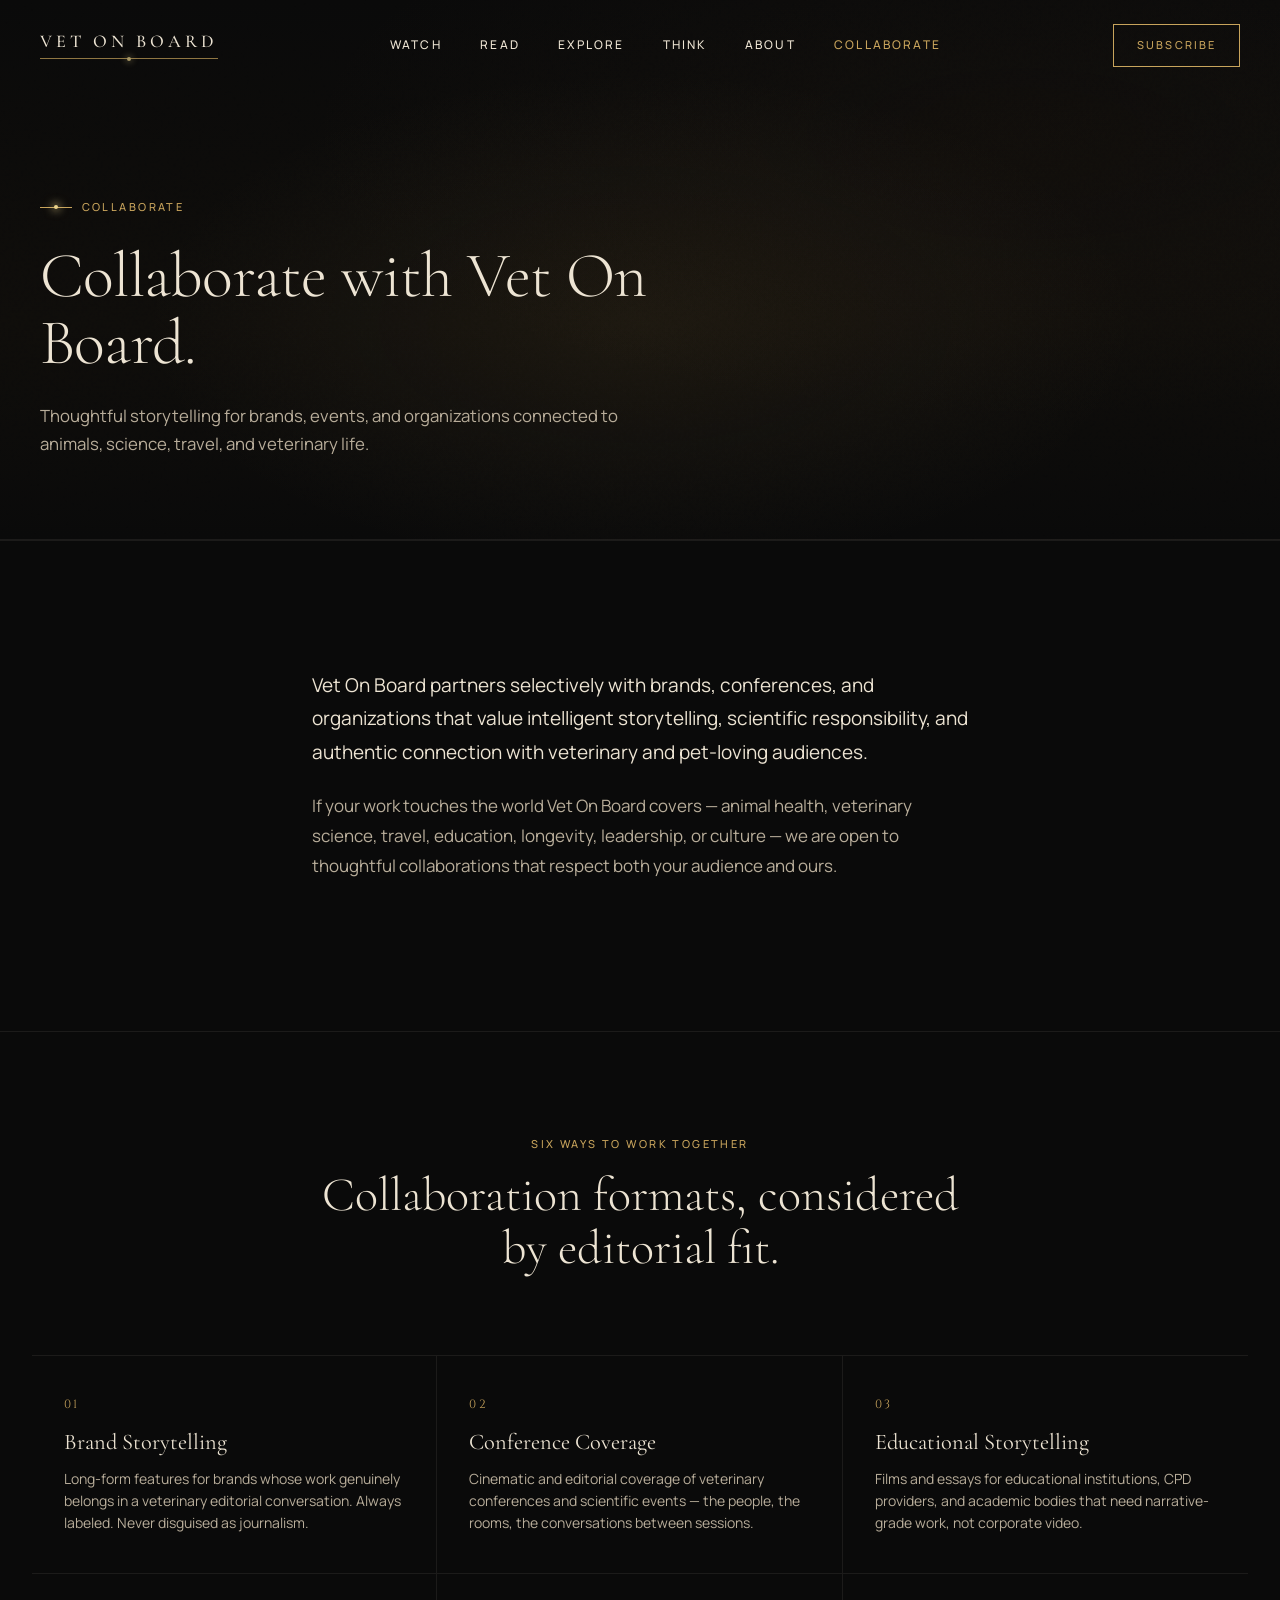
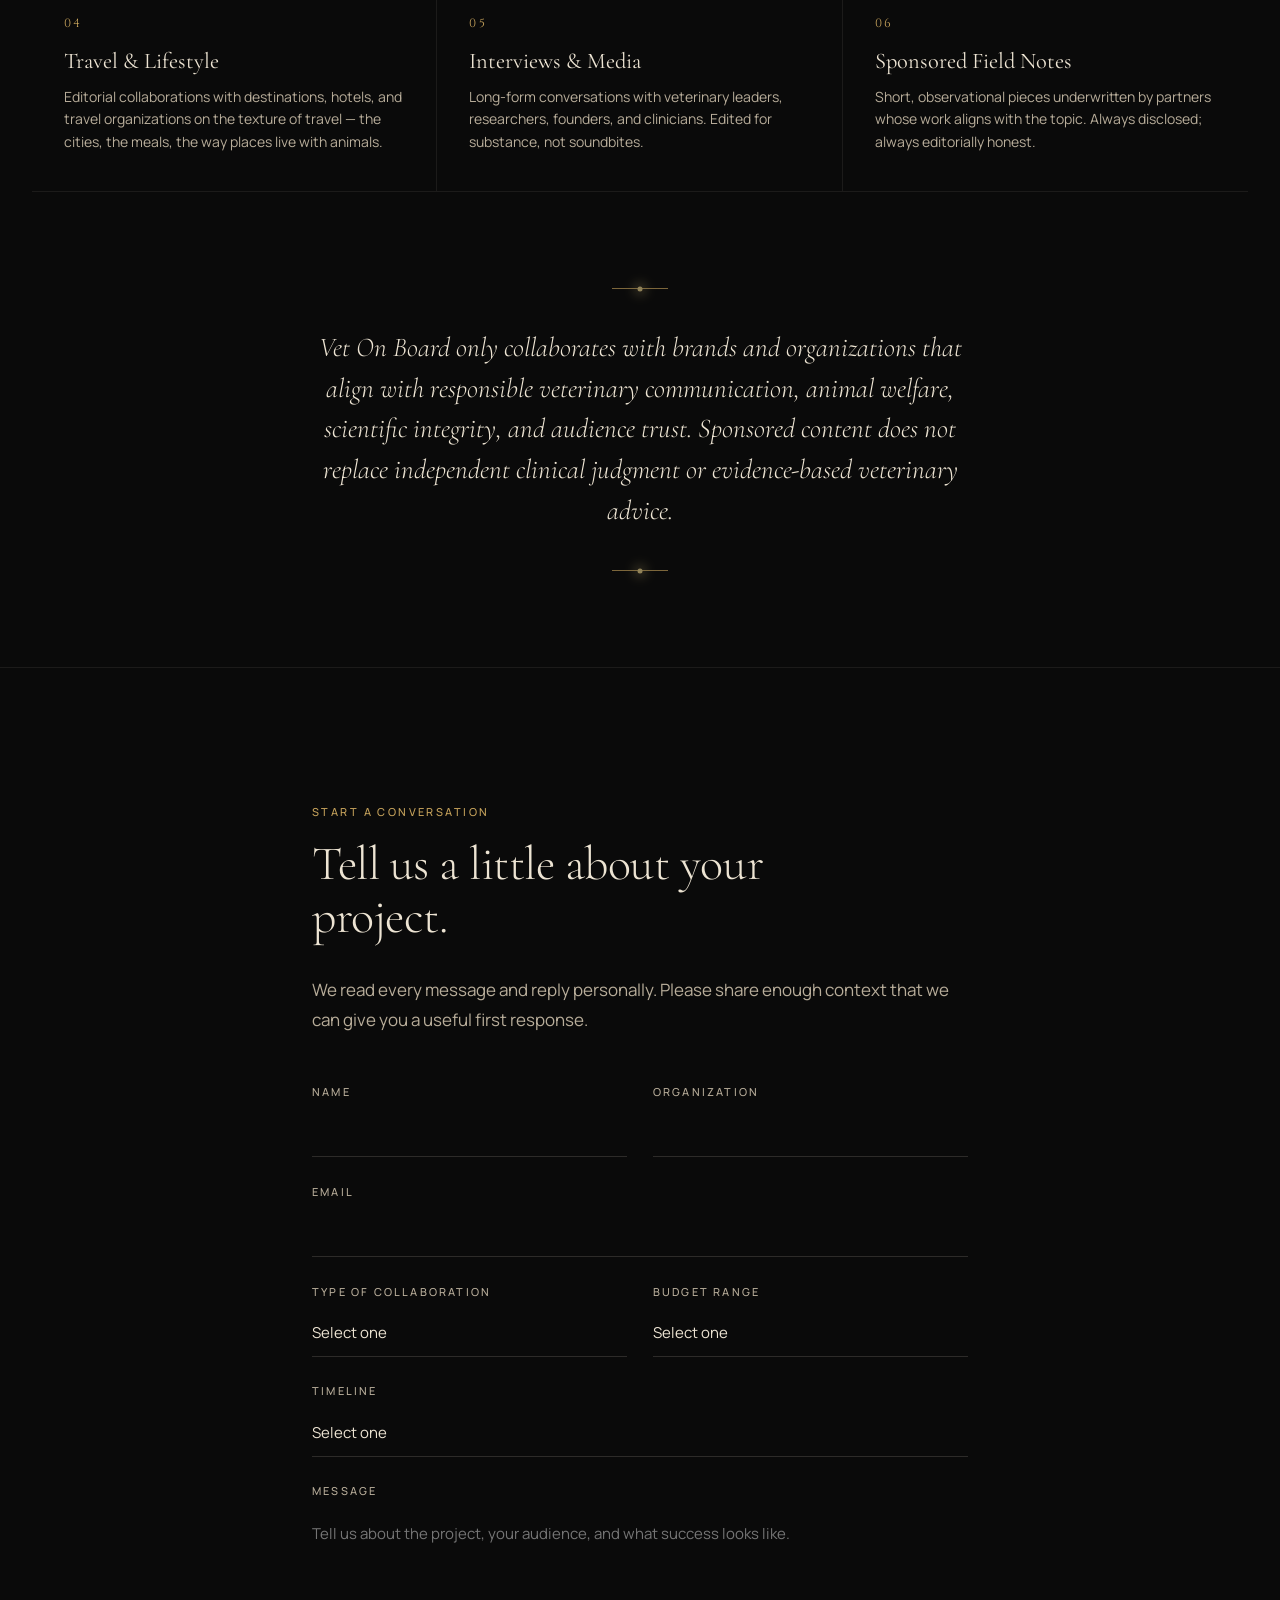
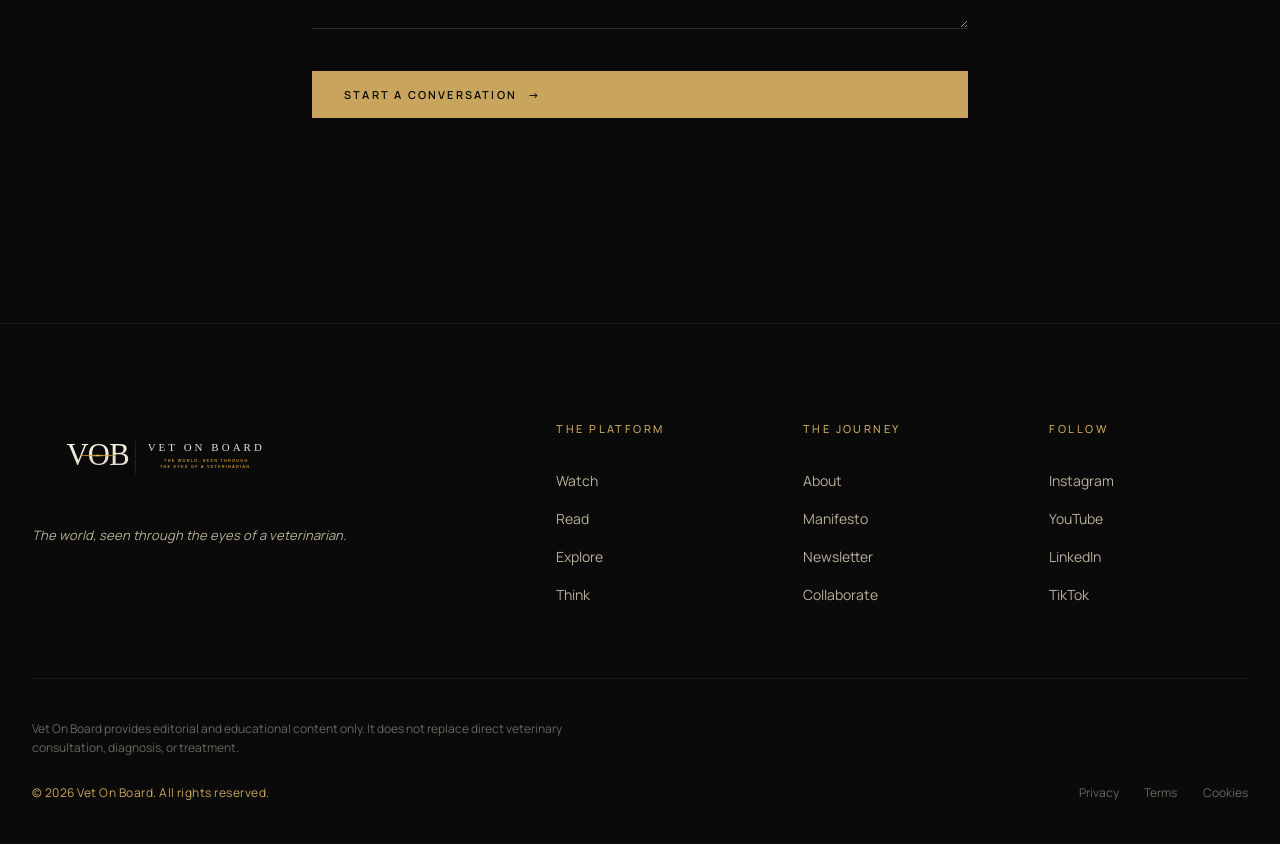
<file: collaborate/index.html>
<!DOCTYPE html>
<html lang="en">
<head>
<meta charset="UTF-8" />
<meta name="viewport" content="width=device-width, initial-scale=1.0" />
<title>Collaborate — Vet On Board</title>
<meta name="description" content="Thoughtful storytelling for brands, events, and organizations connected to animals, science, travel, and veterinary life.">
<meta name="author" content="Dr. Soheyl Simaei">
<meta name="theme-color" content="#0a0a0a">

<meta property="og:type" content="website">
<meta property="og:title" content="Collaborate — Vet On Board">
<meta property="og:description" content="Thoughtful storytelling for brands, events, and organizations connected to animals, science, travel, and veterinary life.">
<meta property="og:image" content="https://vetonboard.com/assets/vob-og-image.png">
<meta property="og:image:width" content="1200">
<meta property="og:image:height" content="409">
<meta property="og:url" content="https://vetonboard.com/collaborate">
<meta property="og:site_name" content="Vet On Board">

<meta name="twitter:card" content="summary_large_image">
<meta name="twitter:title" content="Collaborate — Vet On Board">
<meta name="twitter:description" content="Thoughtful storytelling for brands, events, and organizations connected to animals, science, travel, and veterinary life.">
<meta name="twitter:image" content="https://vetonboard.com/assets/vob-og-image.png">

<link rel="icon" type="image/png" href="/assets/vob-logo.png">
<link rel="apple-touch-icon" href="/assets/vob-logo.png">
<link rel="canonical" href="https://vetonboard.com/collaborate">

<link rel="preconnect" href="https://fonts.googleapis.com">
<link rel="preconnect" href="https://fonts.gstatic.com" crossorigin>
<link href="https://fonts.googleapis.com/css2?family=Cinzel:wght@400;500;600&family=Cormorant+Garamond:ital,wght@0,300;0,400;0,500;0,600;1,300;1,400;1,500&family=Manrope:wght@300;400;500;600&display=swap" rel="stylesheet">
<link rel="stylesheet" href="/assets/styles.css">
</head>
<body>

<nav id="nav">
  <div class="nav-inner">
    <a href="/" class="nav-logo" aria-label="Vet On Board home">
      <span class="nav-wordmark">Vet on Board</span>
      <span class="nav-underline"></span>
    </a>
    <div class="nav-links">
      <a href="/watch">Watch</a>
      <a href="/read">Read</a>
      <a href="/explore">Explore</a>
      <a href="/think">Think</a>
      <a href="/about">About</a>
      <a href="/collaborate" aria-current="page">Collaborate</a>
    </div>
    <a href="/#newsletter" class="nav-cta">Subscribe</a>
    <button class="nav-toggle" aria-label="Toggle menu" aria-expanded="false" aria-controls="nav-menu">
      <span></span><span></span><span></span>
    </button>
  </div>
</nav>

<header class="page-hero">
  <div class="page-hero-inner">
    <div class="page-hero-eyebrow">
      <span class="horizon-line"></span>
      <span class="label">Collaborate</span>
    </div>
    <h1>Collaborate with Vet On Board.</h1>
    <p class="page-hero-sub">Thoughtful storytelling for brands, events, and organizations connected to animals, science, travel, and veterinary life.</p>
  </div>
</header>

<section class="longform">
  <div class="longform-narrow">
    <p class="lede">Vet On Board partners selectively with brands, conferences, and organizations that value intelligent storytelling, scientific responsibility, and authentic connection with veterinary and pet-loving audiences.</p>
    <p class="muted">If your work touches the world Vet On Board covers — animal health, veterinary science, travel, education, longevity, leadership, or culture — we are open to thoughtful collaborations that respect both your audience and ours.</p>
  </div>
</section>

<section style="border-top: 1px solid var(--border); padding: 6rem 0 0;">
  <div class="container">
    <div style="text-align: center; max-width: 720px; margin: 0 auto 2rem; padding: 0 2rem;">
      <span class="label" style="margin-bottom: 1rem; display: inline-block;">Six Ways to Work Together</span>
      <h2 style="font-family: 'Cormorant Garamond', serif; font-weight: 300; font-size: clamp(2rem, 4vw, 3rem); line-height: 1.1; max-width: 28ch; margin: 0 auto;">Collaboration formats, considered by editorial fit.</h2>
    </div>
    <div class="collab-types">
      <div class="collab-type">
        <span class="collab-type-num">01</span>
        <h3 class="collab-type-title">Brand Storytelling</h3>
        <p class="collab-type-desc">Long-form features for brands whose work genuinely belongs in a veterinary editorial conversation. Always labeled. Never disguised as journalism.</p>
      </div>
      <div class="collab-type">
        <span class="collab-type-num">02</span>
        <h3 class="collab-type-title">Conference Coverage</h3>
        <p class="collab-type-desc">Cinematic and editorial coverage of veterinary conferences and scientific events — the people, the rooms, the conversations between sessions.</p>
      </div>
      <div class="collab-type">
        <span class="collab-type-num">03</span>
        <h3 class="collab-type-title">Educational Storytelling</h3>
        <p class="collab-type-desc">Films and essays for educational institutions, CPD providers, and academic bodies that need narrative-grade work, not corporate video.</p>
      </div>
      <div class="collab-type">
        <span class="collab-type-num">04</span>
        <h3 class="collab-type-title">Travel & Lifestyle</h3>
        <p class="collab-type-desc">Editorial collaborations with destinations, hotels, and travel organizations on the texture of travel — the cities, the meals, the way places live with animals.</p>
      </div>
      <div class="collab-type">
        <span class="collab-type-num">05</span>
        <h3 class="collab-type-title">Interviews & Media</h3>
        <p class="collab-type-desc">Long-form conversations with veterinary leaders, researchers, founders, and clinicians. Edited for substance, not soundbites.</p>
      </div>
      <div class="collab-type">
        <span class="collab-type-num">06</span>
        <h3 class="collab-type-title">Sponsored Field Notes</h3>
        <p class="collab-type-desc">Short, observational pieces underwritten by partners whose work aligns with the topic. Always disclosed; always editorially honest.</p>
      </div>
    </div>
  </div>
</section>

<section class="ethics">
  <div class="ethics-rule"></div>
  <p><em>Vet On Board only collaborates with brands and organizations that align with responsible veterinary communication, animal welfare, scientific integrity, and audience trust. Sponsored content does not replace independent clinical judgment or evidence-based veterinary advice.</em></p>
  <div class="ethics-rule"></div>
</section>

<section class="longform" style="border-top: 1px solid var(--border);">
  <div class="longform-narrow">
    <span class="label" style="margin-bottom: 1rem; display: inline-block;">Start a Conversation</span>
    <h2>Tell us a little about your project.</h2>
    <p class="muted" style="margin-bottom: 3rem;">We read every message and reply personally. Please share enough context that we can give you a useful first response.</p>
  </div>
  <form class="contact-form" id="collab-form">
    <div class="field-row">
      <div class="field">
        <label for="cf-name">Name</label>
        <input type="text" id="cf-name" name="name" required>
      </div>
      <div class="field">
        <label for="cf-org">Organization</label>
        <input type="text" id="cf-org" name="organization" required>
      </div>
    </div>
    <div class="field">
      <label for="cf-email">Email</label>
      <input type="email" id="cf-email" name="email" required>
    </div>
    <div class="field-row">
      <div class="field">
        <label for="cf-type">Type of Collaboration</label>
        <select id="cf-type" name="type" required>
          <option value="">Select one</option>
          <option>Brand Storytelling</option>
          <option>Conference Coverage</option>
          <option>Educational Storytelling</option>
          <option>Travel & Lifestyle</option>
          <option>Interviews & Media</option>
          <option>Sponsored Field Notes</option>
          <option>Something else</option>
        </select>
      </div>
      <div class="field">
        <label for="cf-budget">Budget Range</label>
        <select id="cf-budget" name="budget" required>
          <option value="">Select one</option>
          <option>Under €5,000</option>
          <option>€5,000 – €15,000</option>
          <option>€15,000 – €50,000</option>
          <option>€50,000 – €150,000</option>
          <option>€150,000+</option>
          <option>Not sure yet</option>
        </select>
      </div>
    </div>
    <div class="field">
      <label for="cf-timeline">Timeline</label>
      <select id="cf-timeline" name="timeline" required>
        <option value="">Select one</option>
        <option>Within the next 4 weeks</option>
        <option>1–3 months</option>
        <option>3–6 months</option>
        <option>6–12 months</option>
        <option>Flexible / no rush</option>
      </select>
    </div>
    <div class="field">
      <label for="cf-message">Message</label>
      <textarea id="cf-message" name="message" required placeholder="Tell us about the project, your audience, and what success looks like."></textarea>
    </div>
    <button type="submit" class="form-submit">Start a Conversation <span class="arrow">→</span></button>
    <p class="form-thanks" id="cf-thanks" aria-live="polite">Thank you. We've received your note and will reply within a few working days.</p>
  </form>
</section>

<footer>
  <div class="container">
    <div class="footer-top">
      <div class="footer-brand">
        <img src="/assets/vob-logo-horizontal.svg" alt="Vet On Board" class="footer-logo">
        <p>The world, seen through the eyes of a veterinarian.</p>
      </div>
      <div class="footer-col">
        <h6>The Platform</h6>
        <a href="/watch">Watch</a>
        <a href="/read">Read</a>
        <a href="/explore">Explore</a>
        <a href="/think">Think</a>
      </div>
      <div class="footer-col">
        <h6>The Journey</h6>
        <a href="/about">About</a>
        <a href="/#manifesto">Manifesto</a>
        <a href="/#newsletter">Newsletter</a>
        <a href="/collaborate">Collaborate</a>
      </div>
      <div class="footer-col">
        <h6>Follow</h6>
        <a href="#">Instagram</a>
        <a href="#">YouTube</a>
        <a href="#">LinkedIn</a>
        <a href="#">TikTok</a>
      </div>
    </div>
    <div class="footer-bottom">
      <p class="footer-disclaimer">Vet On Board provides editorial and educational content only. It does not replace direct veterinary consultation, diagnosis, or treatment.</p>
      <div class="footer-bottom-row">
        <p class="footer-copyright">© 2026 Vet On Board. All rights reserved.</p>
        <div class="footer-legal">
          <a href="#">Privacy</a>
          <a href="#">Terms</a>
          <a href="#">Cookies</a>
        </div>
      </div>
    </div>
  </div>
</footer>

<script>
  const nav = document.getElementById('nav');
  window.addEventListener('scroll', () => {
    if (window.scrollY > 50) nav.classList.add('scrolled');
    else nav.classList.remove('scrolled');
  });

  // Mobile menu toggle
  const navToggle = document.querySelector('.nav-toggle');
  const navLinks = document.querySelector('.nav-links');
  if (navToggle && navLinks) {
    const closeMenu = () => {
      navToggle.classList.remove('open');
      navLinks.classList.remove('open');
      navToggle.setAttribute('aria-expanded', 'false');
      document.body.style.overflow = '';
    };
    navToggle.addEventListener('click', () => {
      const willOpen = !navToggle.classList.contains('open');
      navToggle.classList.toggle('open', willOpen);
      navLinks.classList.toggle('open', willOpen);
      navToggle.setAttribute('aria-expanded', willOpen ? 'true' : 'false');
      document.body.style.overflow = willOpen ? 'hidden' : '';
    });
    navLinks.querySelectorAll('a').forEach(a => a.addEventListener('click', closeMenu));
    document.addEventListener('keydown', (e) => {
      if (e.key === 'Escape' && navToggle.classList.contains('open')) closeMenu();
    });
  }

  const collabForm = document.getElementById('collab-form');
  const cfThanks = document.getElementById('cf-thanks');
  if (collabForm) {
    collabForm.addEventListener('submit', (e) => {
      e.preventDefault();
      // No backend yet — graceful client-side acknowledgement.
      // When ready, wire to Formspree / Resend / a serverless endpoint.
      collabForm.querySelector('.form-submit').setAttribute('disabled', 'true');
      cfThanks.classList.add('visible');
    });
  }
</script>

</body>
</html>
</file>
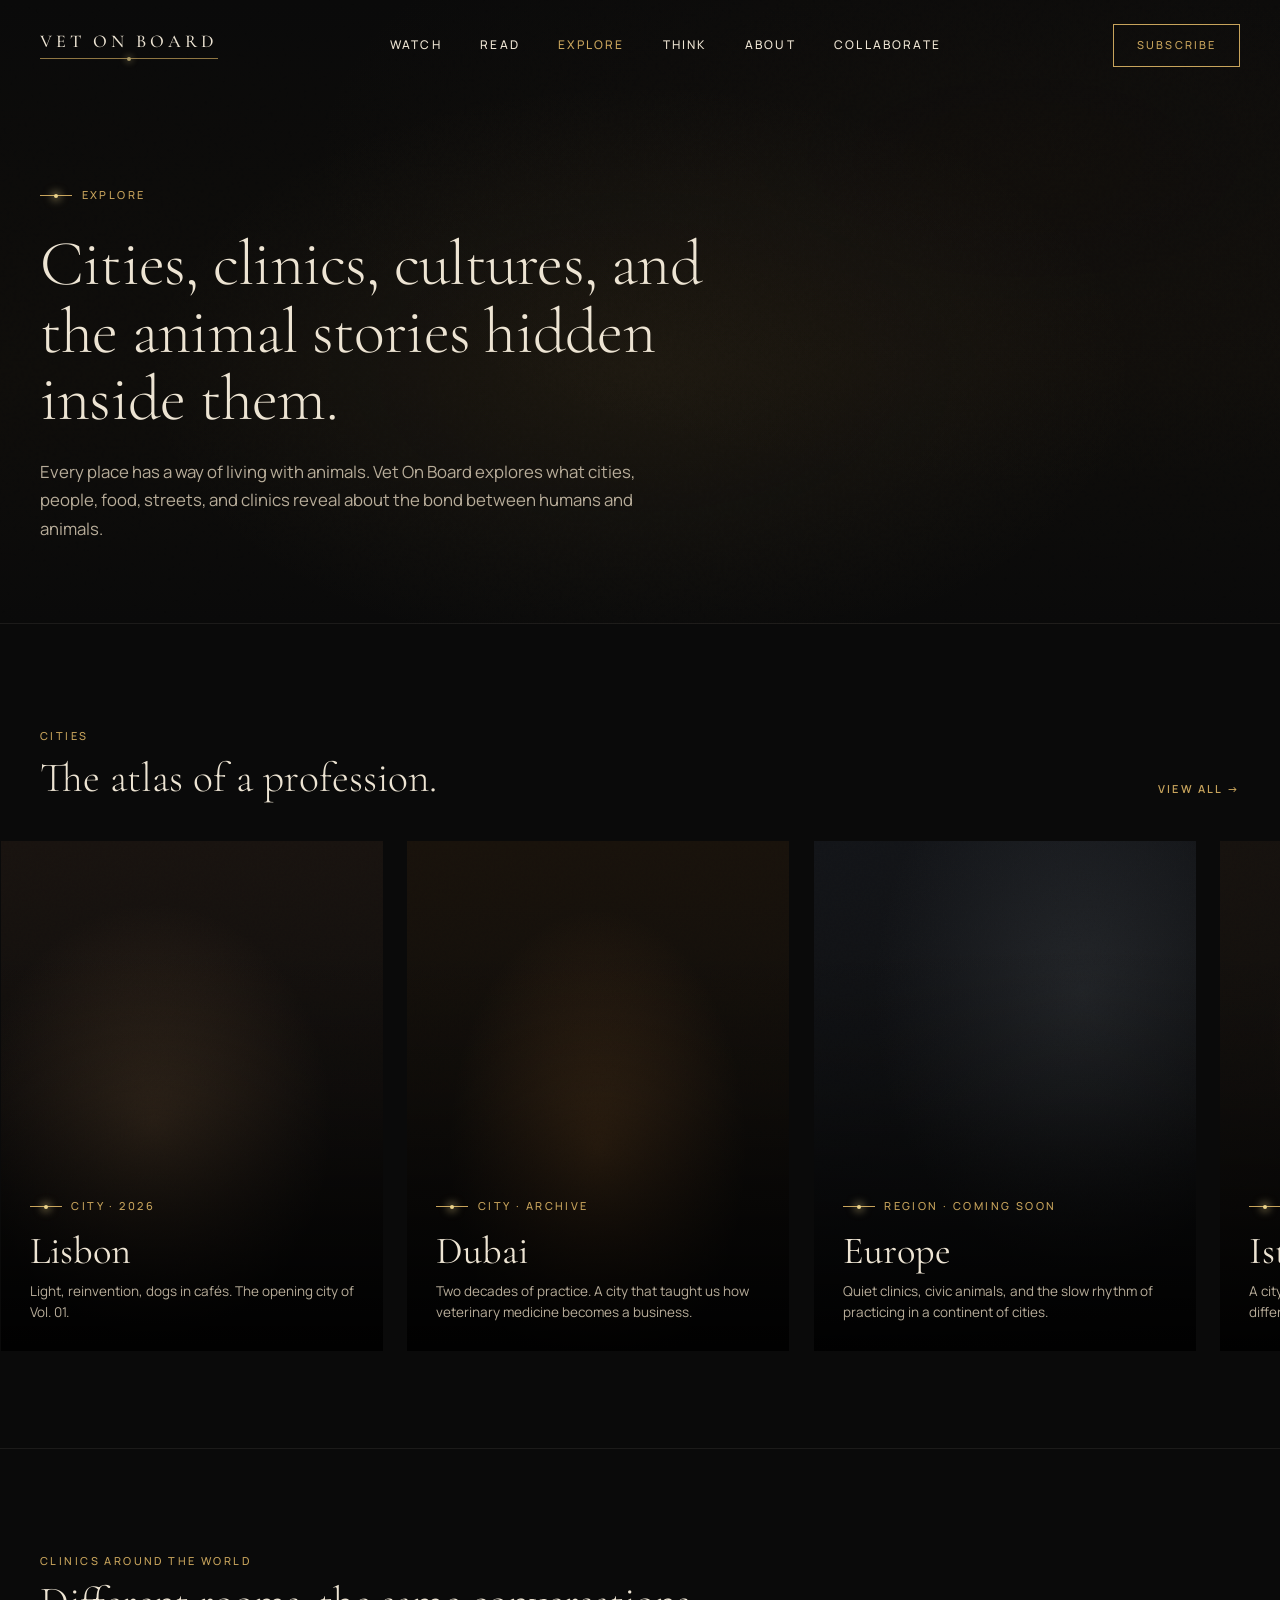
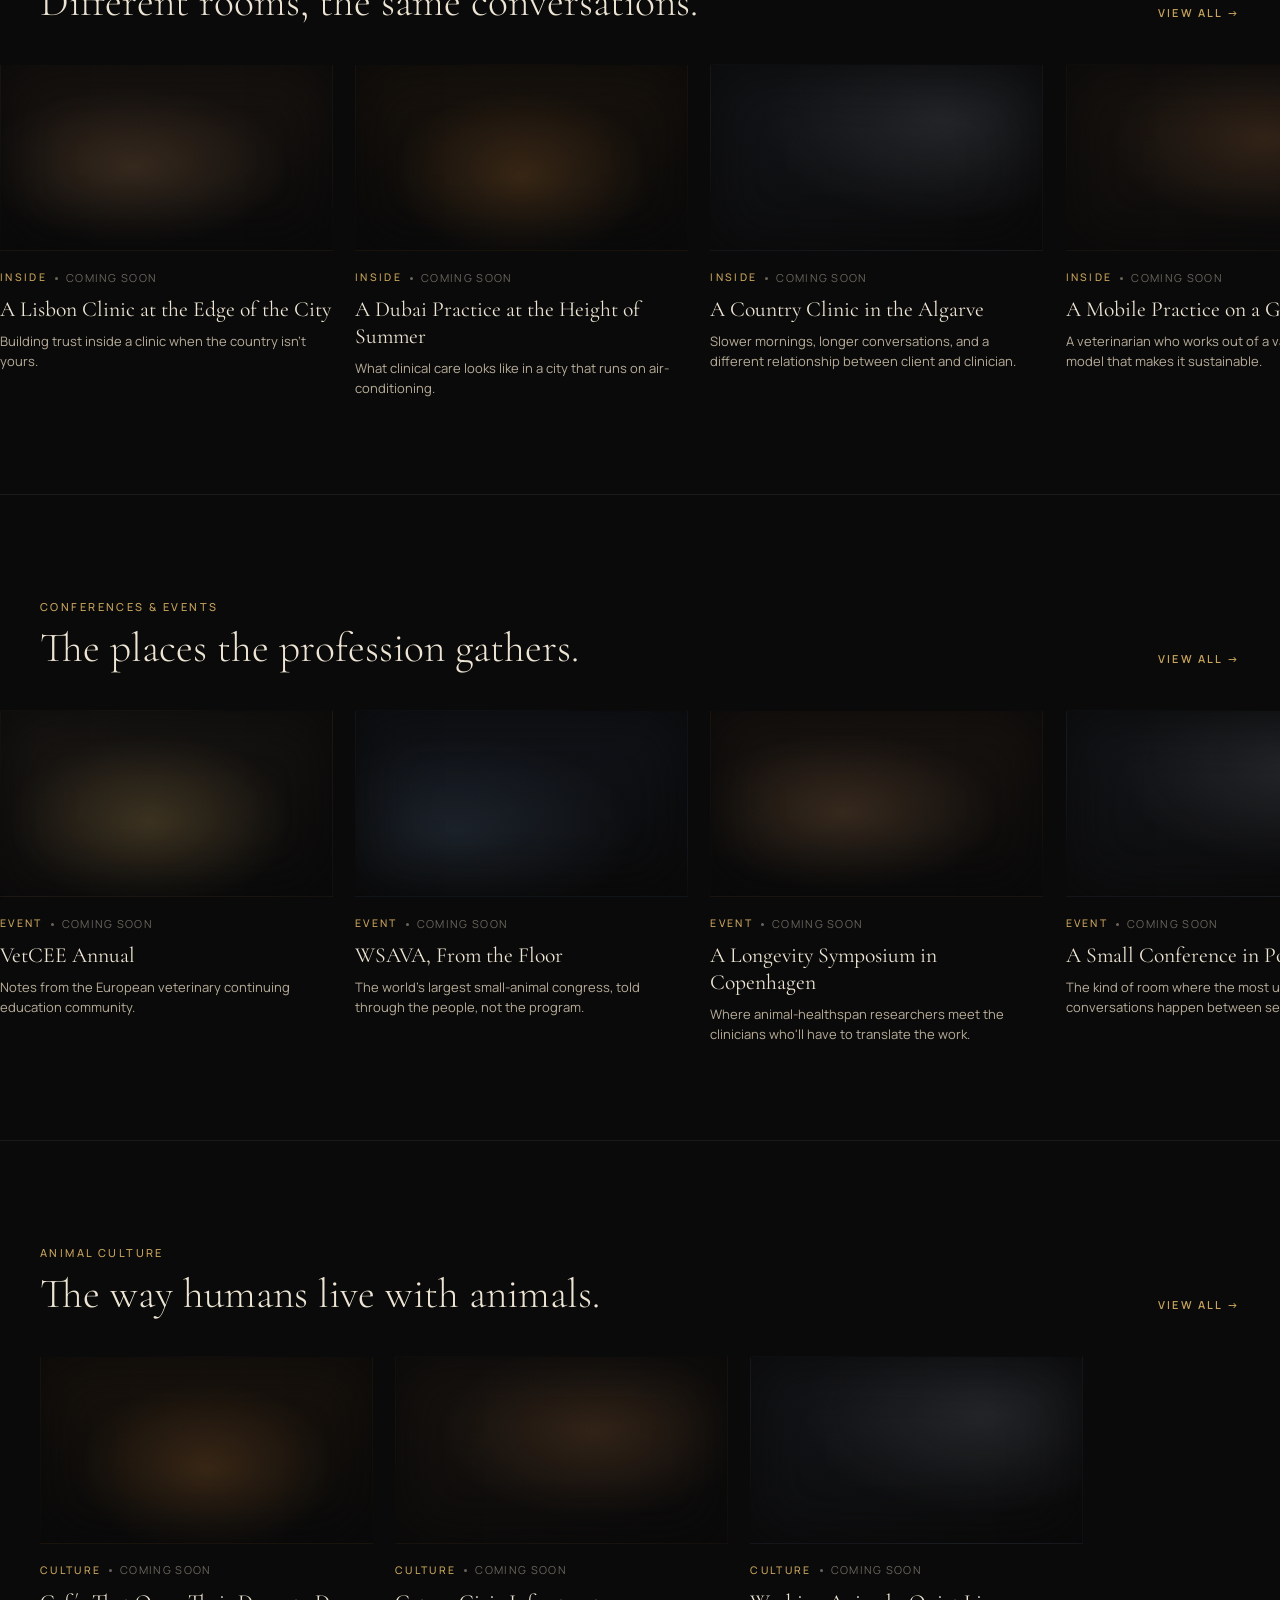
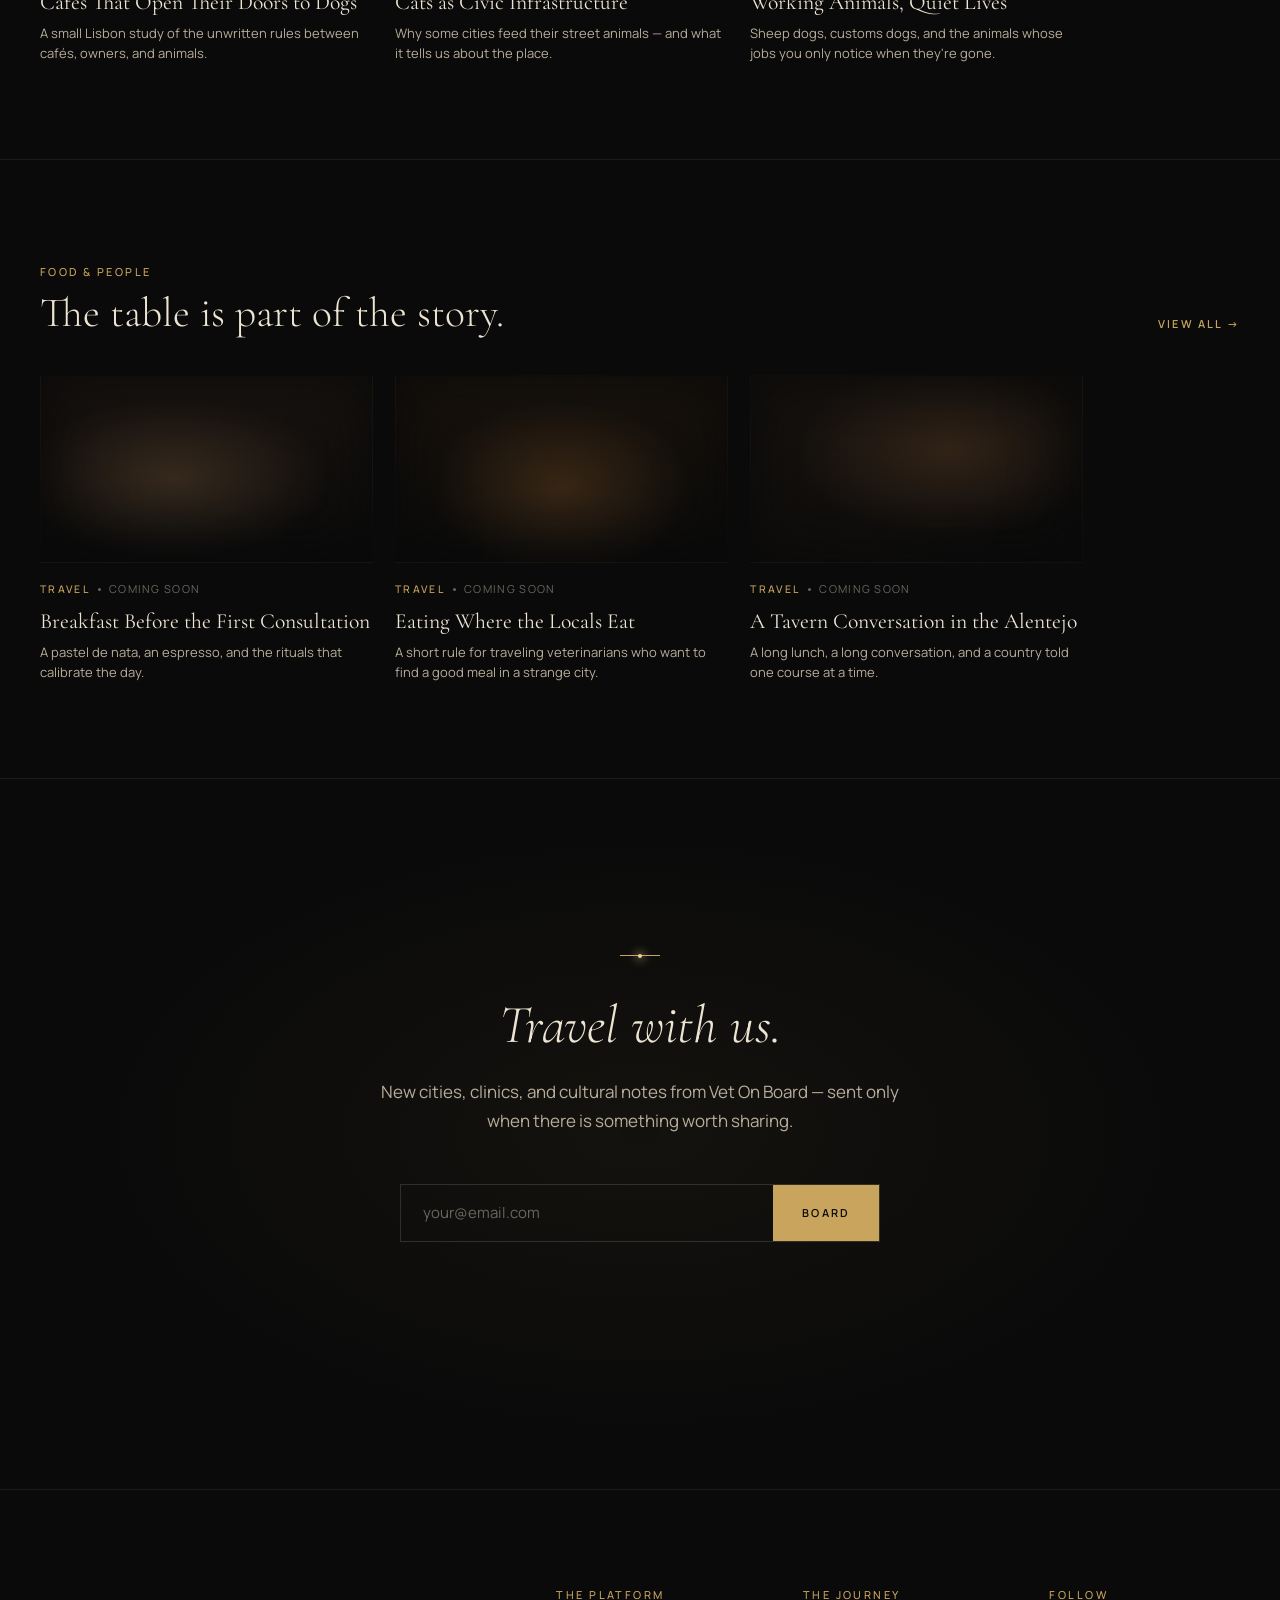
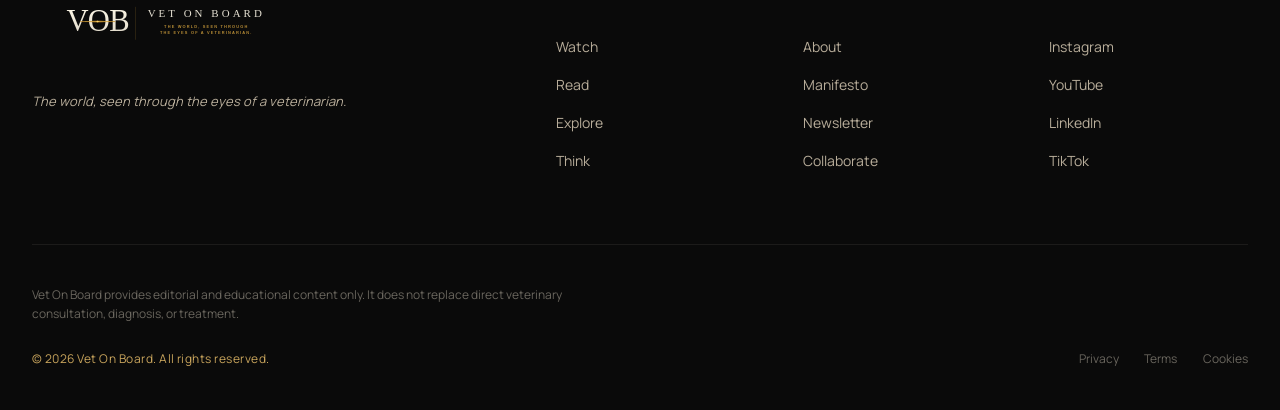
<file: explore/index.html>
<!DOCTYPE html>
<html lang="en">
<head>
<meta charset="UTF-8" />
<meta name="viewport" content="width=device-width, initial-scale=1.0" />
<title>Explore — Vet On Board</title>
<meta name="description" content="Cities, clinics, cultures, and the animal stories hidden inside them. Vet On Board explores what places reveal about the bond between humans and animals.">
<meta name="author" content="Dr. Soheyl Simaei">
<meta name="theme-color" content="#0a0a0a">

<meta property="og:type" content="website">
<meta property="og:title" content="Explore — Vet On Board">
<meta property="og:description" content="Cities, clinics, cultures, and the animal stories hidden inside them.">
<meta property="og:image" content="https://vetonboard.com/assets/vob-og-image.png">
<meta property="og:image:width" content="1200">
<meta property="og:image:height" content="409">
<meta property="og:url" content="https://vetonboard.com/explore">
<meta property="og:site_name" content="Vet On Board">

<meta name="twitter:card" content="summary_large_image">
<meta name="twitter:title" content="Explore — Vet On Board">
<meta name="twitter:description" content="Cities, clinics, cultures, and the animal stories hidden inside them.">
<meta name="twitter:image" content="https://vetonboard.com/assets/vob-og-image.png">

<link rel="icon" type="image/png" href="/assets/vob-logo.png">
<link rel="apple-touch-icon" href="/assets/vob-logo.png">
<link rel="canonical" href="https://vetonboard.com/explore">

<link rel="preconnect" href="https://fonts.googleapis.com">
<link rel="preconnect" href="https://fonts.gstatic.com" crossorigin>
<link href="https://fonts.googleapis.com/css2?family=Cinzel:wght@400;500;600&family=Cormorant+Garamond:ital,wght@0,300;0,400;0,500;0,600;1,300;1,400;1,500&family=Manrope:wght@300;400;500;600&display=swap" rel="stylesheet">
<link rel="stylesheet" href="/assets/styles.css">
</head>
<body>

<nav id="nav">
  <div class="nav-inner">
    <a href="/" class="nav-logo" aria-label="Vet On Board home">
      <span class="nav-wordmark">Vet on Board</span>
      <span class="nav-underline"></span>
    </a>
    <div class="nav-links">
      <a href="/watch">Watch</a>
      <a href="/read">Read</a>
      <a href="/explore" aria-current="page">Explore</a>
      <a href="/think">Think</a>
      <a href="/about">About</a>
      <a href="/collaborate">Collaborate</a>
    </div>
    <a href="/#newsletter" class="nav-cta">Subscribe</a>
    <button class="nav-toggle" aria-label="Toggle menu" aria-expanded="false" aria-controls="nav-menu">
      <span></span><span></span><span></span>
    </button>
  </div>
</nav>

<header class="page-hero">
  <div class="page-hero-inner">
    <div class="page-hero-eyebrow">
      <span class="horizon-line"></span>
      <span class="label">Explore</span>
    </div>
    <h1>Cities, clinics, cultures, and the animal stories hidden inside them.</h1>
    <p class="page-hero-sub">Every place has a way of living with animals. Vet On Board explores what cities, people, food, streets, and clinics reveal about the bond between humans and animals.</p>
  </div>
</header>

<section class="row-section" aria-label="Cities">
  <div class="row-section-header">
    <div>
      <span class="label">Cities</span>
      <h2>The atlas of a profession.</h2>
    </div>
    <a href="#" class="view-all">View all →</a>
  </div>
  <div class="row-scroll">
    <article class="city-card">
      <div class="city-card-thumb tone-warm"></div>
      <div class="city-card-content">
        <div class="city-card-eyebrow"><span class="horizon-line"></span><span class="label">City · 2026</span></div>
        <h3 class="city-card-name">Lisbon</h3>
        <p class="city-card-sub">Light, reinvention, dogs in cafés. The opening city of Vol. 01.</p>
      </div>
    </article>
    <article class="city-card">
      <div class="city-card-thumb tone-amber"></div>
      <div class="city-card-content">
        <div class="city-card-eyebrow"><span class="horizon-line"></span><span class="label">City · Archive</span></div>
        <h3 class="city-card-name">Dubai</h3>
        <p class="city-card-sub">Two decades of practice. A city that taught us how veterinary medicine becomes a business.</p>
      </div>
    </article>
    <article class="city-card">
      <div class="city-card-thumb tone-platinum"></div>
      <div class="city-card-content">
        <div class="city-card-eyebrow"><span class="horizon-line"></span><span class="label">Region · Coming Soon</span></div>
        <h3 class="city-card-name">Europe</h3>
        <p class="city-card-sub">Quiet clinics, civic animals, and the slow rhythm of practicing in a continent of cities.</p>
      </div>
    </article>
    <article class="city-card">
      <div class="city-card-thumb tone-sepia"></div>
      <div class="city-card-content">
        <div class="city-card-eyebrow"><span class="horizon-line"></span><span class="label">City · Coming Soon</span></div>
        <h3 class="city-card-name">Istanbul</h3>
        <p class="city-card-sub">A city that feeds its street animals as a civic ritual. A different kind of veterinary culture.</p>
      </div>
    </article>
    <article class="city-card">
      <div class="city-card-thumb tone-blue"></div>
      <div class="city-card-content">
        <div class="city-card-eyebrow"><span class="horizon-line"></span><span class="label">City · Coming Soon</span></div>
        <h3 class="city-card-name">Copenhagen</h3>
        <p class="city-card-sub">Welfare-led practice in a country that has rewritten what dignity means for an animal.</p>
      </div>
    </article>
  </div>
</section>

<section class="row-section" aria-label="Clinics Around the World">
  <div class="row-section-header">
    <div>
      <span class="label">Clinics Around the World</span>
      <h2>Different rooms, the same conversations.</h2>
    </div>
    <a href="#" class="view-all">View all →</a>
  </div>
  <div class="row-scroll">
    <article class="row-card">
      <div class="row-card-thumb tone-warm"></div>
      <div class="row-card-meta"><span class="label">Inside</span><span class="row-card-meta-dot"></span><span class="row-card-meta-time">Coming Soon</span></div>
      <h3 class="row-card-title">A Lisbon Clinic at the Edge of the City</h3>
      <p class="row-card-desc">Building trust inside a clinic when the country isn't yours.</p>
    </article>
    <article class="row-card">
      <div class="row-card-thumb tone-amber"></div>
      <div class="row-card-meta"><span class="label">Inside</span><span class="row-card-meta-dot"></span><span class="row-card-meta-time">Coming Soon</span></div>
      <h3 class="row-card-title">A Dubai Practice at the Height of Summer</h3>
      <p class="row-card-desc">What clinical care looks like in a city that runs on air-conditioning.</p>
    </article>
    <article class="row-card">
      <div class="row-card-thumb tone-platinum"></div>
      <div class="row-card-meta"><span class="label">Inside</span><span class="row-card-meta-dot"></span><span class="row-card-meta-time">Coming Soon</span></div>
      <h3 class="row-card-title">A Country Clinic in the Algarve</h3>
      <p class="row-card-desc">Slower mornings, longer conversations, and a different relationship between client and clinician.</p>
    </article>
    <article class="row-card">
      <div class="row-card-thumb tone-sepia"></div>
      <div class="row-card-meta"><span class="label">Inside</span><span class="row-card-meta-dot"></span><span class="row-card-meta-time">Coming Soon</span></div>
      <h3 class="row-card-title">A Mobile Practice on a Greek Island</h3>
      <p class="row-card-desc">A veterinarian who works out of a van, and the welfare model that makes it sustainable.</p>
    </article>
  </div>
</section>

<section class="row-section" aria-label="Conferences & Events">
  <div class="row-section-header">
    <div>
      <span class="label">Conferences & Events</span>
      <h2>The places the profession gathers.</h2>
    </div>
    <a href="#" class="view-all">View all →</a>
  </div>
  <div class="row-scroll">
    <article class="row-card">
      <div class="row-card-thumb tone-gold"></div>
      <div class="row-card-meta"><span class="label">Event</span><span class="row-card-meta-dot"></span><span class="row-card-meta-time">Coming Soon</span></div>
      <h3 class="row-card-title">VetCEE Annual</h3>
      <p class="row-card-desc">Notes from the European veterinary continuing education community.</p>
    </article>
    <article class="row-card">
      <div class="row-card-thumb tone-blue"></div>
      <div class="row-card-meta"><span class="label">Event</span><span class="row-card-meta-dot"></span><span class="row-card-meta-time">Coming Soon</span></div>
      <h3 class="row-card-title">WSAVA, From the Floor</h3>
      <p class="row-card-desc">The world's largest small-animal congress, told through the people, not the program.</p>
    </article>
    <article class="row-card">
      <div class="row-card-thumb tone-warm"></div>
      <div class="row-card-meta"><span class="label">Event</span><span class="row-card-meta-dot"></span><span class="row-card-meta-time">Coming Soon</span></div>
      <h3 class="row-card-title">A Longevity Symposium in Copenhagen</h3>
      <p class="row-card-desc">Where animal-healthspan researchers meet the clinicians who'll have to translate the work.</p>
    </article>
    <article class="row-card">
      <div class="row-card-thumb tone-platinum"></div>
      <div class="row-card-meta"><span class="label">Event</span><span class="row-card-meta-dot"></span><span class="row-card-meta-time">Coming Soon</span></div>
      <h3 class="row-card-title">A Small Conference in Porto</h3>
      <p class="row-card-desc">The kind of room where the most useful conversations happen between sessions.</p>
    </article>
  </div>
</section>

<section class="row-section" aria-label="Animal Culture">
  <div class="row-section-header">
    <div>
      <span class="label">Animal Culture</span>
      <h2>The way humans live with animals.</h2>
    </div>
    <a href="#" class="view-all">View all →</a>
  </div>
  <div class="row-scroll">
    <article class="row-card">
      <div class="row-card-thumb tone-amber"></div>
      <div class="row-card-meta"><span class="label">Culture</span><span class="row-card-meta-dot"></span><span class="row-card-meta-time">Coming Soon</span></div>
      <h3 class="row-card-title">Cafés That Open Their Doors to Dogs</h3>
      <p class="row-card-desc">A small Lisbon study of the unwritten rules between cafés, owners, and animals.</p>
    </article>
    <article class="row-card">
      <div class="row-card-thumb tone-sepia"></div>
      <div class="row-card-meta"><span class="label">Culture</span><span class="row-card-meta-dot"></span><span class="row-card-meta-time">Coming Soon</span></div>
      <h3 class="row-card-title">Cats as Civic Infrastructure</h3>
      <p class="row-card-desc">Why some cities feed their street animals — and what it tells us about the place.</p>
    </article>
    <article class="row-card">
      <div class="row-card-thumb tone-platinum"></div>
      <div class="row-card-meta"><span class="label">Culture</span><span class="row-card-meta-dot"></span><span class="row-card-meta-time">Coming Soon</span></div>
      <h3 class="row-card-title">Working Animals, Quiet Lives</h3>
      <p class="row-card-desc">Sheep dogs, customs dogs, and the animals whose jobs you only notice when they're gone.</p>
    </article>
  </div>
</section>

<section class="row-section" aria-label="Food & People">
  <div class="row-section-header">
    <div>
      <span class="label">Food & People</span>
      <h2>The table is part of the story.</h2>
    </div>
    <a href="#" class="view-all">View all →</a>
  </div>
  <div class="row-scroll">
    <article class="row-card">
      <div class="row-card-thumb tone-warm"></div>
      <div class="row-card-meta"><span class="label">Travel</span><span class="row-card-meta-dot"></span><span class="row-card-meta-time">Coming Soon</span></div>
      <h3 class="row-card-title">Breakfast Before the First Consultation</h3>
      <p class="row-card-desc">A pastel de nata, an espresso, and the rituals that calibrate the day.</p>
    </article>
    <article class="row-card">
      <div class="row-card-thumb tone-amber"></div>
      <div class="row-card-meta"><span class="label">Travel</span><span class="row-card-meta-dot"></span><span class="row-card-meta-time">Coming Soon</span></div>
      <h3 class="row-card-title">Eating Where the Locals Eat</h3>
      <p class="row-card-desc">A short rule for traveling veterinarians who want to find a good meal in a strange city.</p>
    </article>
    <article class="row-card">
      <div class="row-card-thumb tone-sepia"></div>
      <div class="row-card-meta"><span class="label">Travel</span><span class="row-card-meta-dot"></span><span class="row-card-meta-time">Coming Soon</span></div>
      <h3 class="row-card-title">A Tavern Conversation in the Alentejo</h3>
      <p class="row-card-desc">A long lunch, a long conversation, and a country told one course at a time.</p>
    </article>
  </div>
</section>

<section class="newsletter" id="newsletter">
  <div class="container-narrow">
    <div class="newsletter-rule"></div>
    <h3>Travel with us.</h3>
    <p>New cities, clinics, and cultural notes from Vet On Board — sent only when there is something worth sharing.</p>
    <form class="newsletter-form" id="newsletter-form">
      <input type="email" placeholder="your@email.com" required aria-label="Email address">
      <button type="submit">Board</button>
    </form>
    <p class="newsletter-thanks" id="newsletter-thanks" aria-live="polite">Thank you. You're on the list — we'll be in touch when Issue One is ready.</p>
  </div>
</section>

<footer>
  <div class="container">
    <div class="footer-top">
      <div class="footer-brand">
        <img src="/assets/vob-logo-horizontal.svg" alt="Vet On Board" class="footer-logo">
        <p>The world, seen through the eyes of a veterinarian.</p>
      </div>
      <div class="footer-col">
        <h6>The Platform</h6>
        <a href="/watch">Watch</a>
        <a href="/read">Read</a>
        <a href="/explore">Explore</a>
        <a href="/think">Think</a>
      </div>
      <div class="footer-col">
        <h6>The Journey</h6>
        <a href="/about">About</a>
        <a href="/#manifesto">Manifesto</a>
        <a href="/#newsletter">Newsletter</a>
        <a href="/collaborate">Collaborate</a>
      </div>
      <div class="footer-col">
        <h6>Follow</h6>
        <a href="#">Instagram</a>
        <a href="#">YouTube</a>
        <a href="#">LinkedIn</a>
        <a href="#">TikTok</a>
      </div>
    </div>
    <div class="footer-bottom">
      <p class="footer-disclaimer">Vet On Board provides editorial and educational content only. It does not replace direct veterinary consultation, diagnosis, or treatment.</p>
      <div class="footer-bottom-row">
        <p class="footer-copyright">© 2026 Vet On Board. All rights reserved.</p>
        <div class="footer-legal">
          <a href="#">Privacy</a>
          <a href="#">Terms</a>
          <a href="#">Cookies</a>
        </div>
      </div>
    </div>
  </div>
</footer>

<script>
  const nav = document.getElementById('nav');
  window.addEventListener('scroll', () => {
    if (window.scrollY > 50) nav.classList.add('scrolled');
    else nav.classList.remove('scrolled');
  });

  // Mobile menu toggle
  const navToggle = document.querySelector('.nav-toggle');
  const navLinks = document.querySelector('.nav-links');
  if (navToggle && navLinks) {
    const closeMenu = () => {
      navToggle.classList.remove('open');
      navLinks.classList.remove('open');
      navToggle.setAttribute('aria-expanded', 'false');
      document.body.style.overflow = '';
    };
    navToggle.addEventListener('click', () => {
      const willOpen = !navToggle.classList.contains('open');
      navToggle.classList.toggle('open', willOpen);
      navLinks.classList.toggle('open', willOpen);
      navToggle.setAttribute('aria-expanded', willOpen ? 'true' : 'false');
      document.body.style.overflow = willOpen ? 'hidden' : '';
    });
    navLinks.querySelectorAll('a').forEach(a => a.addEventListener('click', closeMenu));
    document.addEventListener('keydown', (e) => {
      if (e.key === 'Escape' && navToggle.classList.contains('open')) closeMenu();
    });
  }

  const newsletterForm = document.getElementById('newsletter-form');
  const newsletterThanks = document.getElementById('newsletter-thanks');
  if (newsletterForm) {
    newsletterForm.addEventListener('submit', (e) => {
      e.preventDefault();
      newsletterForm.classList.add('submitted');
      newsletterThanks.classList.add('visible');
    });
  }
</script>

</body>
</html>
</file>
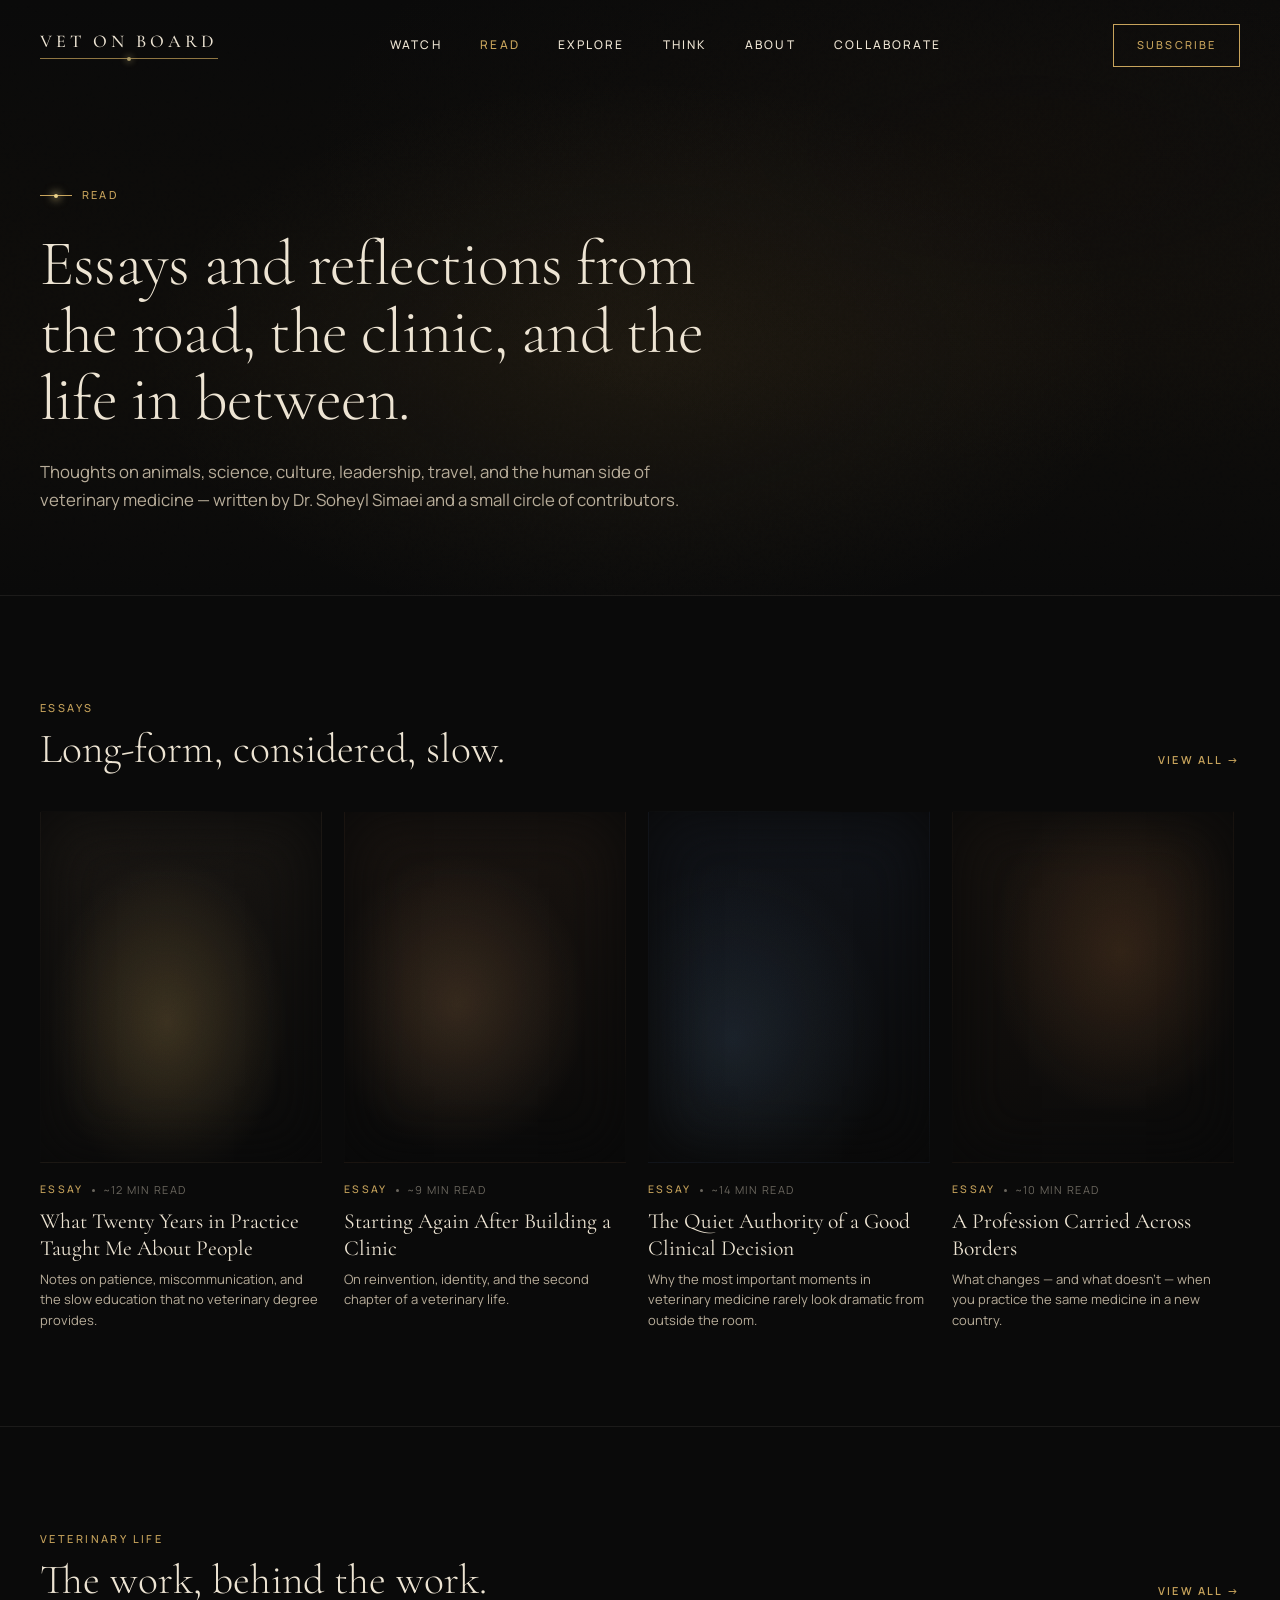
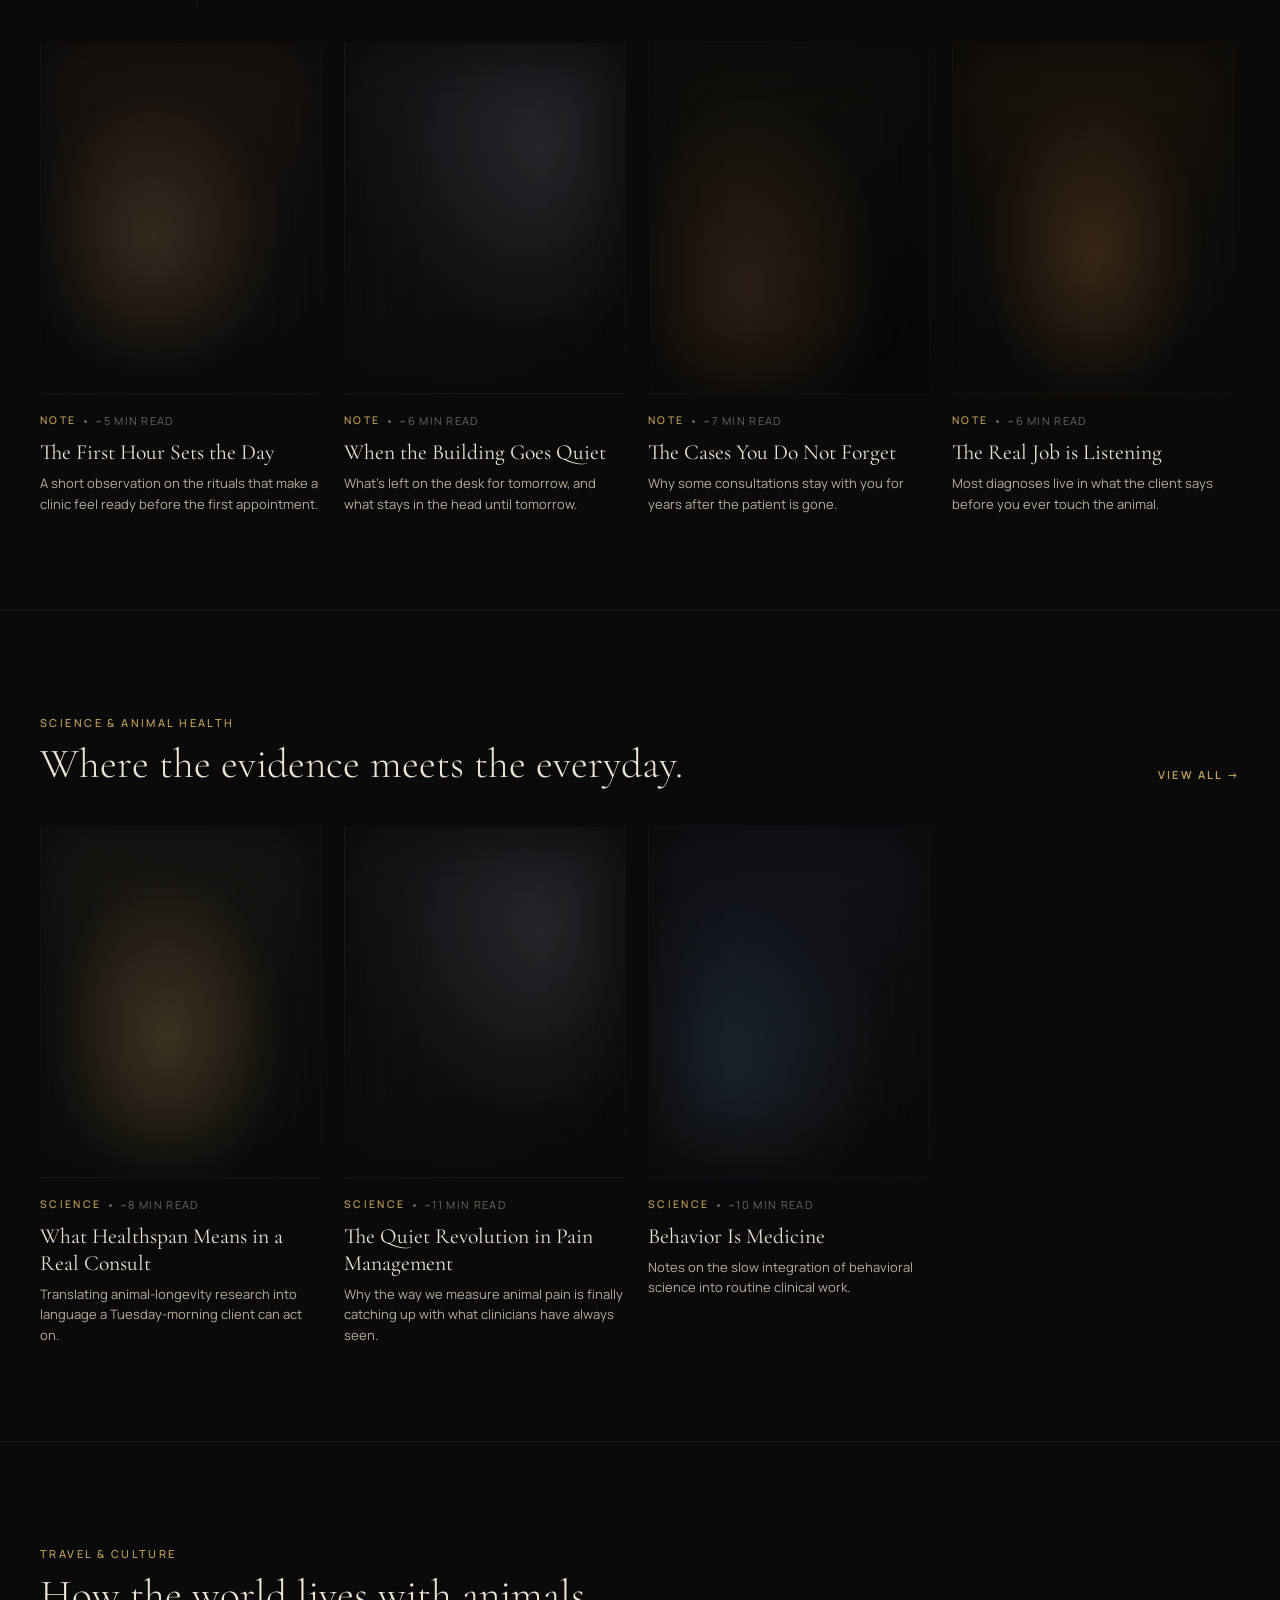
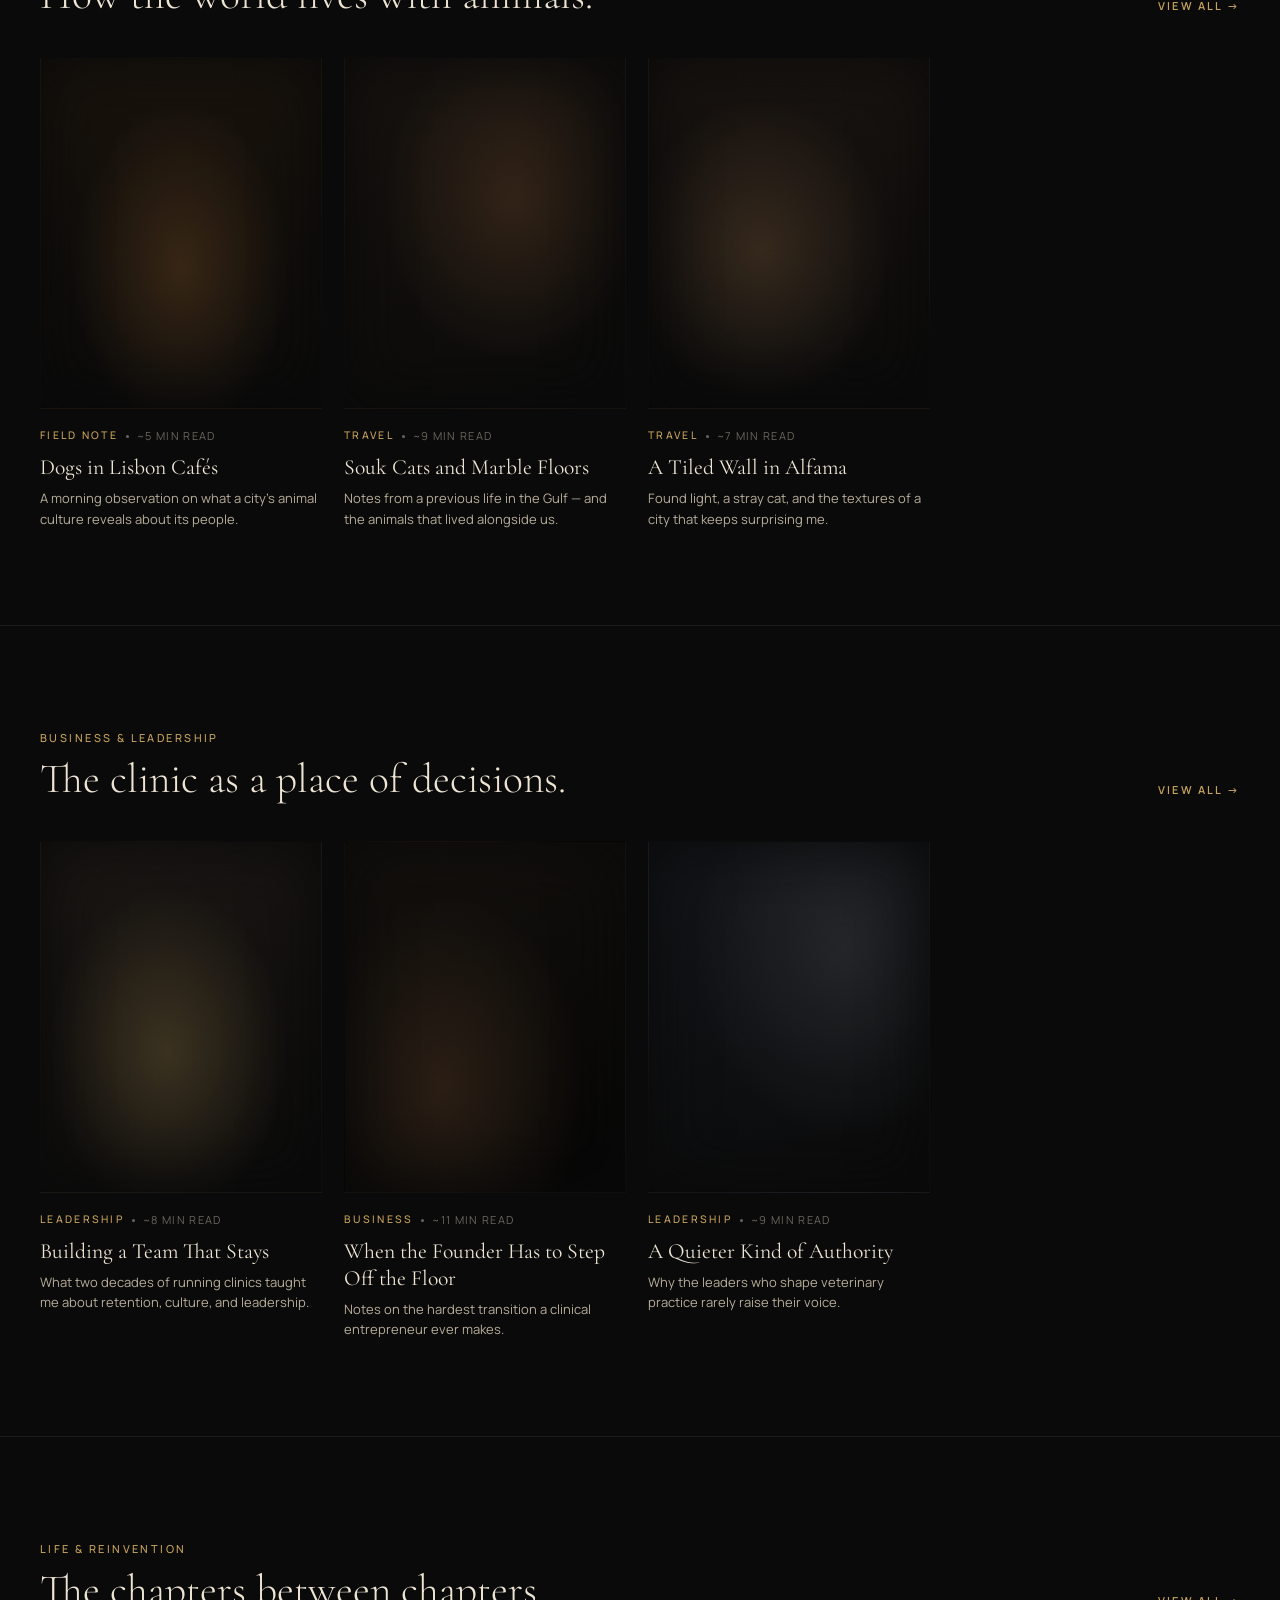
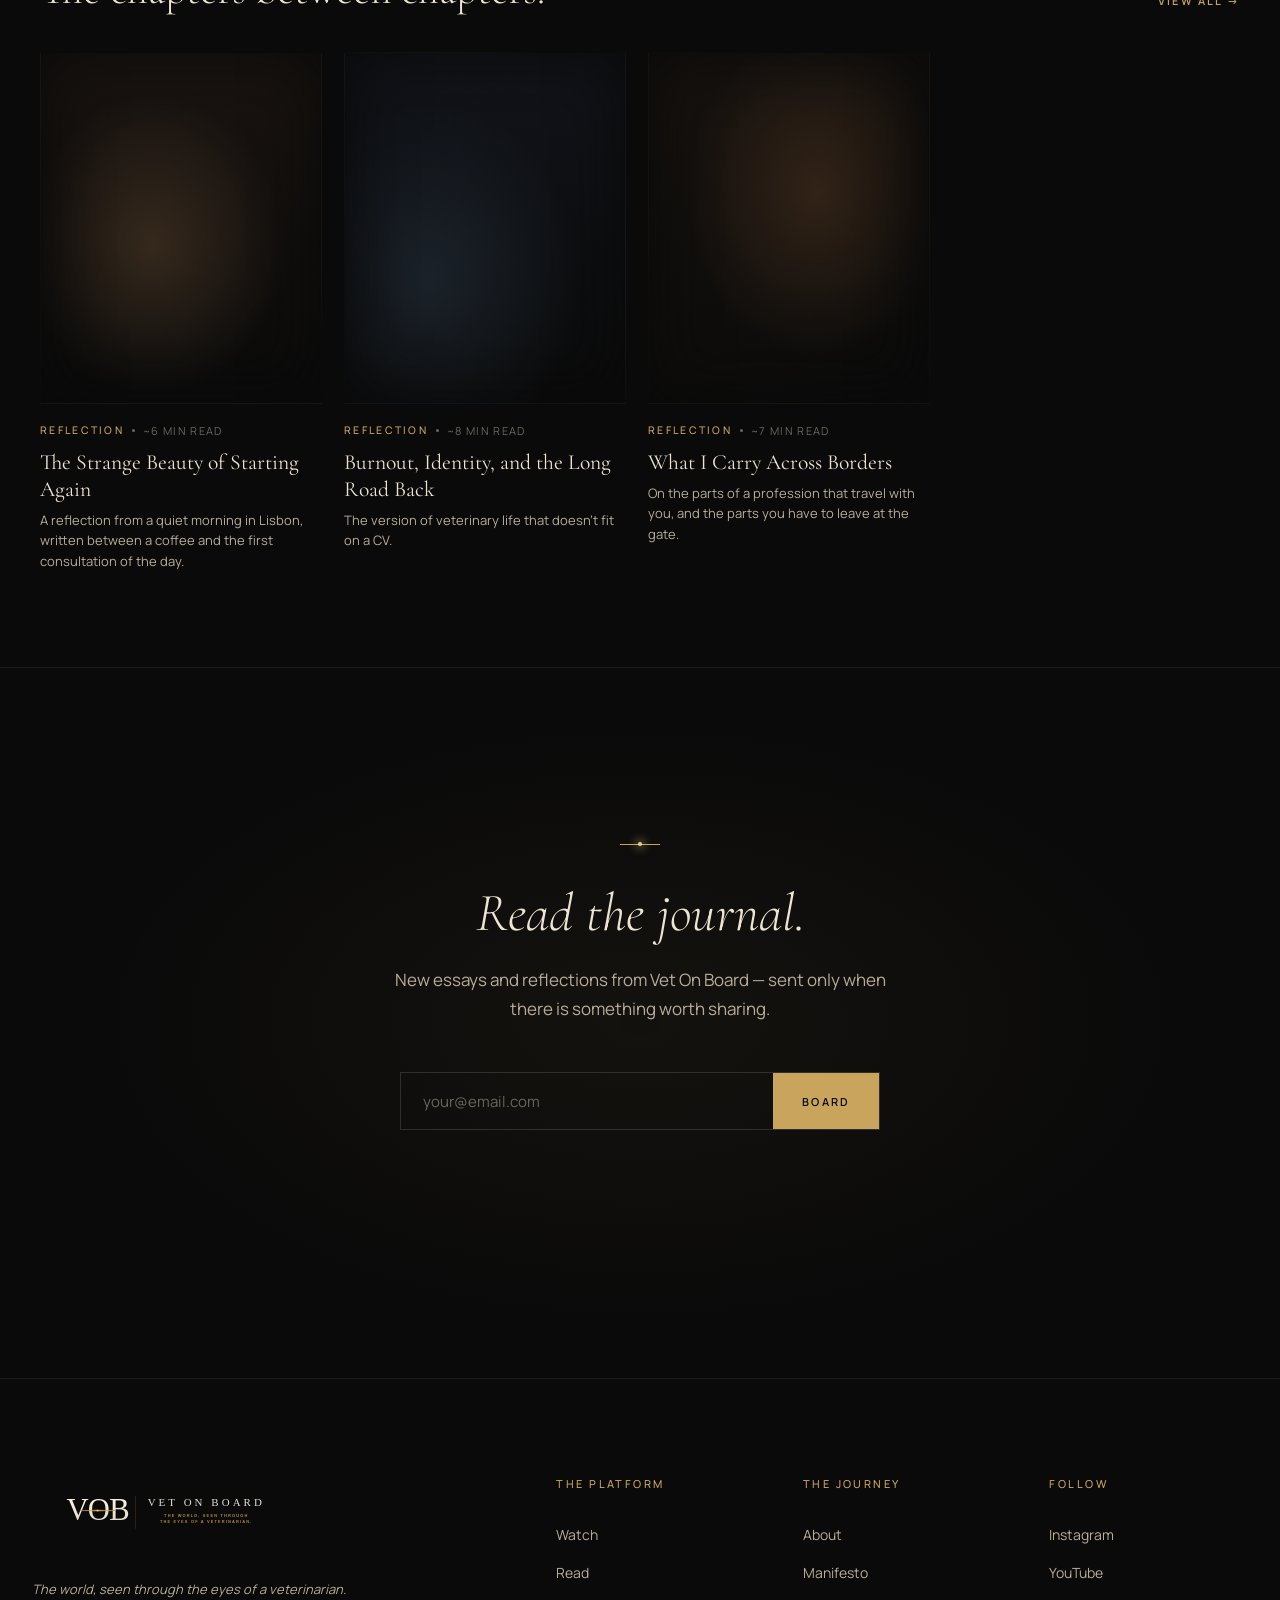
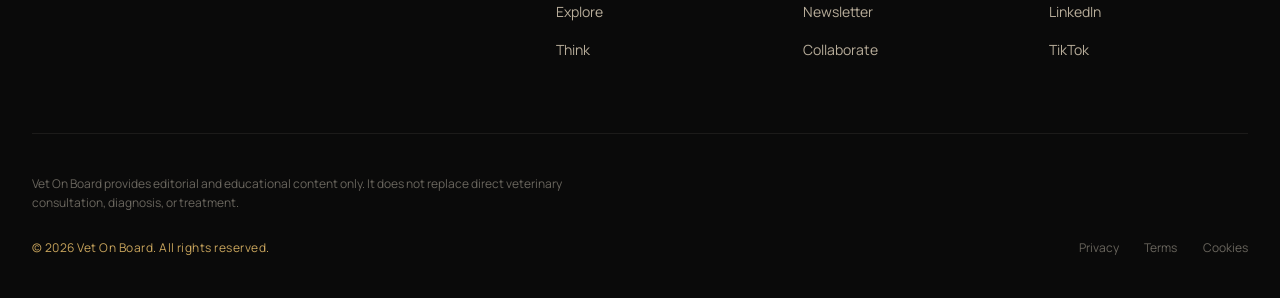
<file: read/index.html>
<!DOCTYPE html>
<html lang="en">
<head>
<meta charset="UTF-8" />
<meta name="viewport" content="width=device-width, initial-scale=1.0" />
<title>Read — Vet On Board</title>
<meta name="description" content="Essays and reflections from the road, the clinic, and the life in between. Thoughts on animals, science, culture, leadership, travel, and the human side of veterinary medicine.">
<meta name="author" content="Dr. Soheyl Simaei">
<meta name="theme-color" content="#0a0a0a">

<meta property="og:type" content="website">
<meta property="og:title" content="Read — Vet On Board">
<meta property="og:description" content="Essays and reflections from the road, the clinic, and the life in between.">
<meta property="og:image" content="https://vetonboard.com/assets/vob-og-image.png">
<meta property="og:image:width" content="1200">
<meta property="og:image:height" content="409">
<meta property="og:url" content="https://vetonboard.com/read">
<meta property="og:site_name" content="Vet On Board">

<meta name="twitter:card" content="summary_large_image">
<meta name="twitter:title" content="Read — Vet On Board">
<meta name="twitter:description" content="Essays and reflections from the road, the clinic, and the life in between.">
<meta name="twitter:image" content="https://vetonboard.com/assets/vob-og-image.png">

<link rel="icon" type="image/png" href="/assets/vob-logo.png">
<link rel="apple-touch-icon" href="/assets/vob-logo.png">
<link rel="canonical" href="https://vetonboard.com/read">

<link rel="preconnect" href="https://fonts.googleapis.com">
<link rel="preconnect" href="https://fonts.gstatic.com" crossorigin>
<link href="https://fonts.googleapis.com/css2?family=Cinzel:wght@400;500;600&family=Cormorant+Garamond:ital,wght@0,300;0,400;0,500;0,600;1,300;1,400;1,500&family=Manrope:wght@300;400;500;600&display=swap" rel="stylesheet">
<link rel="stylesheet" href="/assets/styles.css">
</head>
<body>

<nav id="nav">
  <div class="nav-inner">
    <a href="/" class="nav-logo" aria-label="Vet On Board home">
      <span class="nav-wordmark">Vet on Board</span>
      <span class="nav-underline"></span>
    </a>
    <div class="nav-links">
      <a href="/watch">Watch</a>
      <a href="/read" aria-current="page">Read</a>
      <a href="/explore">Explore</a>
      <a href="/think">Think</a>
      <a href="/about">About</a>
      <a href="/collaborate">Collaborate</a>
    </div>
    <a href="/#newsletter" class="nav-cta">Subscribe</a>
    <button class="nav-toggle" aria-label="Toggle menu" aria-expanded="false" aria-controls="nav-menu">
      <span></span><span></span><span></span>
    </button>
  </div>
</nav>

<header class="page-hero">
  <div class="page-hero-inner">
    <div class="page-hero-eyebrow">
      <span class="horizon-line"></span>
      <span class="label">Read</span>
    </div>
    <h1>Essays and reflections from the road, the clinic, and the life in between.</h1>
    <p class="page-hero-sub">Thoughts on animals, science, culture, leadership, travel, and the human side of veterinary medicine — written by Dr. Soheyl Simaei and a small circle of contributors.</p>
  </div>
</header>

<section class="row-section" aria-label="Essays">
  <div class="row-section-header">
    <div>
      <span class="label">Essays</span>
      <h2>Long-form, considered, slow.</h2>
    </div>
    <a href="#" class="view-all">View all →</a>
  </div>
  <div class="row-scroll">
    <article class="row-card row-card-portrait">
      <div class="row-card-thumb row-card-thumb-portrait tone-gold"></div>
      <div class="row-card-meta"><span class="label">Essay</span><span class="row-card-meta-dot"></span><span class="row-card-meta-time">~12 min read</span></div>
      <h3 class="row-card-title">What Twenty Years in Practice Taught Me About People</h3>
      <p class="row-card-desc">Notes on patience, miscommunication, and the slow education that no veterinary degree provides.</p>
    </article>
    <article class="row-card row-card-portrait">
      <div class="row-card-thumb row-card-thumb-portrait tone-warm"></div>
      <div class="row-card-meta"><span class="label">Essay</span><span class="row-card-meta-dot"></span><span class="row-card-meta-time">~9 min read</span></div>
      <h3 class="row-card-title">Starting Again After Building a Clinic</h3>
      <p class="row-card-desc">On reinvention, identity, and the second chapter of a veterinary life.</p>
    </article>
    <article class="row-card row-card-portrait">
      <div class="row-card-thumb row-card-thumb-portrait tone-blue"></div>
      <div class="row-card-meta"><span class="label">Essay</span><span class="row-card-meta-dot"></span><span class="row-card-meta-time">~14 min read</span></div>
      <h3 class="row-card-title">The Quiet Authority of a Good Clinical Decision</h3>
      <p class="row-card-desc">Why the most important moments in veterinary medicine rarely look dramatic from outside the room.</p>
    </article>
    <article class="row-card row-card-portrait">
      <div class="row-card-thumb row-card-thumb-portrait tone-sepia"></div>
      <div class="row-card-meta"><span class="label">Essay</span><span class="row-card-meta-dot"></span><span class="row-card-meta-time">~10 min read</span></div>
      <h3 class="row-card-title">A Profession Carried Across Borders</h3>
      <p class="row-card-desc">What changes &mdash; and what doesn't &mdash; when you practice the same medicine in a new country.</p>
    </article>
  </div>
</section>

<section class="row-section" aria-label="Veterinary Life">
  <div class="row-section-header">
    <div>
      <span class="label">Veterinary Life</span>
      <h2>The work, behind the work.</h2>
    </div>
    <a href="#" class="view-all">View all →</a>
  </div>
  <div class="row-scroll">
    <article class="row-card row-card-portrait">
      <div class="row-card-thumb row-card-thumb-portrait tone-warm"></div>
      <div class="row-card-meta"><span class="label">Note</span><span class="row-card-meta-dot"></span><span class="row-card-meta-time">~5 min read</span></div>
      <h3 class="row-card-title">The First Hour Sets the Day</h3>
      <p class="row-card-desc">A short observation on the rituals that make a clinic feel ready before the first appointment.</p>
    </article>
    <article class="row-card row-card-portrait">
      <div class="row-card-thumb row-card-thumb-portrait tone-platinum"></div>
      <div class="row-card-meta"><span class="label">Note</span><span class="row-card-meta-dot"></span><span class="row-card-meta-time">~6 min read</span></div>
      <h3 class="row-card-title">When the Building Goes Quiet</h3>
      <p class="row-card-desc">What's left on the desk for tomorrow, and what stays in the head until tomorrow.</p>
    </article>
    <article class="row-card row-card-portrait">
      <div class="row-card-thumb row-card-thumb-portrait tone-deep"></div>
      <div class="row-card-meta"><span class="label">Note</span><span class="row-card-meta-dot"></span><span class="row-card-meta-time">~7 min read</span></div>
      <h3 class="row-card-title">The Cases You Do Not Forget</h3>
      <p class="row-card-desc">Why some consultations stay with you for years after the patient is gone.</p>
    </article>
    <article class="row-card row-card-portrait">
      <div class="row-card-thumb row-card-thumb-portrait tone-amber"></div>
      <div class="row-card-meta"><span class="label">Note</span><span class="row-card-meta-dot"></span><span class="row-card-meta-time">~6 min read</span></div>
      <h3 class="row-card-title">The Real Job is Listening</h3>
      <p class="row-card-desc">Most diagnoses live in what the client says before you ever touch the animal.</p>
    </article>
  </div>
</section>

<section class="row-section" aria-label="Science & Animal Health">
  <div class="row-section-header">
    <div>
      <span class="label">Science & Animal Health</span>
      <h2>Where the evidence meets the everyday.</h2>
    </div>
    <a href="#" class="view-all">View all →</a>
  </div>
  <div class="row-scroll">
    <article class="row-card row-card-portrait">
      <div class="row-card-thumb row-card-thumb-portrait tone-gold"></div>
      <div class="row-card-meta"><span class="label">Science</span><span class="row-card-meta-dot"></span><span class="row-card-meta-time">~8 min read</span></div>
      <h3 class="row-card-title">What Healthspan Means in a Real Consult</h3>
      <p class="row-card-desc">Translating animal-longevity research into language a Tuesday-morning client can act on.</p>
    </article>
    <article class="row-card row-card-portrait">
      <div class="row-card-thumb row-card-thumb-portrait tone-platinum"></div>
      <div class="row-card-meta"><span class="label">Science</span><span class="row-card-meta-dot"></span><span class="row-card-meta-time">~11 min read</span></div>
      <h3 class="row-card-title">The Quiet Revolution in Pain Management</h3>
      <p class="row-card-desc">Why the way we measure animal pain is finally catching up with what clinicians have always seen.</p>
    </article>
    <article class="row-card row-card-portrait">
      <div class="row-card-thumb row-card-thumb-portrait tone-blue"></div>
      <div class="row-card-meta"><span class="label">Science</span><span class="row-card-meta-dot"></span><span class="row-card-meta-time">~10 min read</span></div>
      <h3 class="row-card-title">Behavior Is Medicine</h3>
      <p class="row-card-desc">Notes on the slow integration of behavioral science into routine clinical work.</p>
    </article>
  </div>
</section>

<section class="row-section" aria-label="Travel & Culture">
  <div class="row-section-header">
    <div>
      <span class="label">Travel & Culture</span>
      <h2>How the world lives with animals.</h2>
    </div>
    <a href="#" class="view-all">View all →</a>
  </div>
  <div class="row-scroll">
    <article class="row-card row-card-portrait">
      <div class="row-card-thumb row-card-thumb-portrait tone-amber"></div>
      <div class="row-card-meta"><span class="label">Field Note</span><span class="row-card-meta-dot"></span><span class="row-card-meta-time">~5 min read</span></div>
      <h3 class="row-card-title">Dogs in Lisbon Cafés</h3>
      <p class="row-card-desc">A morning observation on what a city's animal culture reveals about its people.</p>
    </article>
    <article class="row-card row-card-portrait">
      <div class="row-card-thumb row-card-thumb-portrait tone-sepia"></div>
      <div class="row-card-meta"><span class="label">Travel</span><span class="row-card-meta-dot"></span><span class="row-card-meta-time">~9 min read</span></div>
      <h3 class="row-card-title">Souk Cats and Marble Floors</h3>
      <p class="row-card-desc">Notes from a previous life in the Gulf — and the animals that lived alongside us.</p>
    </article>
    <article class="row-card row-card-portrait">
      <div class="row-card-thumb row-card-thumb-portrait tone-warm"></div>
      <div class="row-card-meta"><span class="label">Travel</span><span class="row-card-meta-dot"></span><span class="row-card-meta-time">~7 min read</span></div>
      <h3 class="row-card-title">A Tiled Wall in Alfama</h3>
      <p class="row-card-desc">Found light, a stray cat, and the textures of a city that keeps surprising me.</p>
    </article>
  </div>
</section>

<section class="row-section" aria-label="Business & Leadership">
  <div class="row-section-header">
    <div>
      <span class="label">Business & Leadership</span>
      <h2>The clinic as a place of decisions.</h2>
    </div>
    <a href="#" class="view-all">View all →</a>
  </div>
  <div class="row-scroll">
    <article class="row-card row-card-portrait">
      <div class="row-card-thumb row-card-thumb-portrait tone-gold"></div>
      <div class="row-card-meta"><span class="label">Leadership</span><span class="row-card-meta-dot"></span><span class="row-card-meta-time">~8 min read</span></div>
      <h3 class="row-card-title">Building a Team That Stays</h3>
      <p class="row-card-desc">What two decades of running clinics taught me about retention, culture, and leadership.</p>
    </article>
    <article class="row-card row-card-portrait">
      <div class="row-card-thumb row-card-thumb-portrait tone-deep"></div>
      <div class="row-card-meta"><span class="label">Business</span><span class="row-card-meta-dot"></span><span class="row-card-meta-time">~11 min read</span></div>
      <h3 class="row-card-title">When the Founder Has to Step Off the Floor</h3>
      <p class="row-card-desc">Notes on the hardest transition a clinical entrepreneur ever makes.</p>
    </article>
    <article class="row-card row-card-portrait">
      <div class="row-card-thumb row-card-thumb-portrait tone-platinum"></div>
      <div class="row-card-meta"><span class="label">Leadership</span><span class="row-card-meta-dot"></span><span class="row-card-meta-time">~9 min read</span></div>
      <h3 class="row-card-title">A Quieter Kind of Authority</h3>
      <p class="row-card-desc">Why the leaders who shape veterinary practice rarely raise their voice.</p>
    </article>
  </div>
</section>

<section class="row-section" aria-label="Life & Reinvention">
  <div class="row-section-header">
    <div>
      <span class="label">Life & Reinvention</span>
      <h2>The chapters between chapters.</h2>
    </div>
    <a href="#" class="view-all">View all →</a>
  </div>
  <div class="row-scroll">
    <article class="row-card row-card-portrait">
      <div class="row-card-thumb row-card-thumb-portrait tone-warm"></div>
      <div class="row-card-meta"><span class="label">Reflection</span><span class="row-card-meta-dot"></span><span class="row-card-meta-time">~6 min read</span></div>
      <h3 class="row-card-title">The Strange Beauty of Starting Again</h3>
      <p class="row-card-desc">A reflection from a quiet morning in Lisbon, written between a coffee and the first consultation of the day.</p>
    </article>
    <article class="row-card row-card-portrait">
      <div class="row-card-thumb row-card-thumb-portrait tone-blue"></div>
      <div class="row-card-meta"><span class="label">Reflection</span><span class="row-card-meta-dot"></span><span class="row-card-meta-time">~8 min read</span></div>
      <h3 class="row-card-title">Burnout, Identity, and the Long Road Back</h3>
      <p class="row-card-desc">The version of veterinary life that doesn't fit on a CV.</p>
    </article>
    <article class="row-card row-card-portrait">
      <div class="row-card-thumb row-card-thumb-portrait tone-sepia"></div>
      <div class="row-card-meta"><span class="label">Reflection</span><span class="row-card-meta-dot"></span><span class="row-card-meta-time">~7 min read</span></div>
      <h3 class="row-card-title">What I Carry Across Borders</h3>
      <p class="row-card-desc">On the parts of a profession that travel with you, and the parts you have to leave at the gate.</p>
    </article>
  </div>
</section>

<section class="newsletter" id="newsletter">
  <div class="container-narrow">
    <div class="newsletter-rule"></div>
    <h3>Read the journal.</h3>
    <p>New essays and reflections from Vet On Board — sent only when there is something worth sharing.</p>
    <form class="newsletter-form" id="newsletter-form">
      <input type="email" placeholder="your@email.com" required aria-label="Email address">
      <button type="submit">Board</button>
    </form>
    <p class="newsletter-thanks" id="newsletter-thanks" aria-live="polite">Thank you. You're on the list — we'll be in touch when Issue One is ready.</p>
  </div>
</section>

<footer>
  <div class="container">
    <div class="footer-top">
      <div class="footer-brand">
        <img src="/assets/vob-logo-horizontal.svg" alt="Vet On Board" class="footer-logo">
        <p>The world, seen through the eyes of a veterinarian.</p>
      </div>
      <div class="footer-col">
        <h6>The Platform</h6>
        <a href="/watch">Watch</a>
        <a href="/read">Read</a>
        <a href="/explore">Explore</a>
        <a href="/think">Think</a>
      </div>
      <div class="footer-col">
        <h6>The Journey</h6>
        <a href="/about">About</a>
        <a href="/#manifesto">Manifesto</a>
        <a href="/#newsletter">Newsletter</a>
        <a href="/collaborate">Collaborate</a>
      </div>
      <div class="footer-col">
        <h6>Follow</h6>
        <a href="#">Instagram</a>
        <a href="#">YouTube</a>
        <a href="#">LinkedIn</a>
        <a href="#">TikTok</a>
      </div>
    </div>
    <div class="footer-bottom">
      <p class="footer-disclaimer">Vet On Board provides editorial and educational content only. It does not replace direct veterinary consultation, diagnosis, or treatment.</p>
      <div class="footer-bottom-row">
        <p class="footer-copyright">© 2026 Vet On Board. All rights reserved.</p>
        <div class="footer-legal">
          <a href="#">Privacy</a>
          <a href="#">Terms</a>
          <a href="#">Cookies</a>
        </div>
      </div>
    </div>
  </div>
</footer>

<script>
  const nav = document.getElementById('nav');
  window.addEventListener('scroll', () => {
    if (window.scrollY > 50) nav.classList.add('scrolled');
    else nav.classList.remove('scrolled');
  });

  // Mobile menu toggle
  const navToggle = document.querySelector('.nav-toggle');
  const navLinks = document.querySelector('.nav-links');
  if (navToggle && navLinks) {
    const closeMenu = () => {
      navToggle.classList.remove('open');
      navLinks.classList.remove('open');
      navToggle.setAttribute('aria-expanded', 'false');
      document.body.style.overflow = '';
    };
    navToggle.addEventListener('click', () => {
      const willOpen = !navToggle.classList.contains('open');
      navToggle.classList.toggle('open', willOpen);
      navLinks.classList.toggle('open', willOpen);
      navToggle.setAttribute('aria-expanded', willOpen ? 'true' : 'false');
      document.body.style.overflow = willOpen ? 'hidden' : '';
    });
    navLinks.querySelectorAll('a').forEach(a => a.addEventListener('click', closeMenu));
    document.addEventListener('keydown', (e) => {
      if (e.key === 'Escape' && navToggle.classList.contains('open')) closeMenu();
    });
  }

  const newsletterForm = document.getElementById('newsletter-form');
  const newsletterThanks = document.getElementById('newsletter-thanks');
  if (newsletterForm) {
    newsletterForm.addEventListener('submit', (e) => {
      e.preventDefault();
      newsletterForm.classList.add('submitted');
      newsletterThanks.classList.add('visible');
    });
  }
</script>

</body>
</html>
</file>
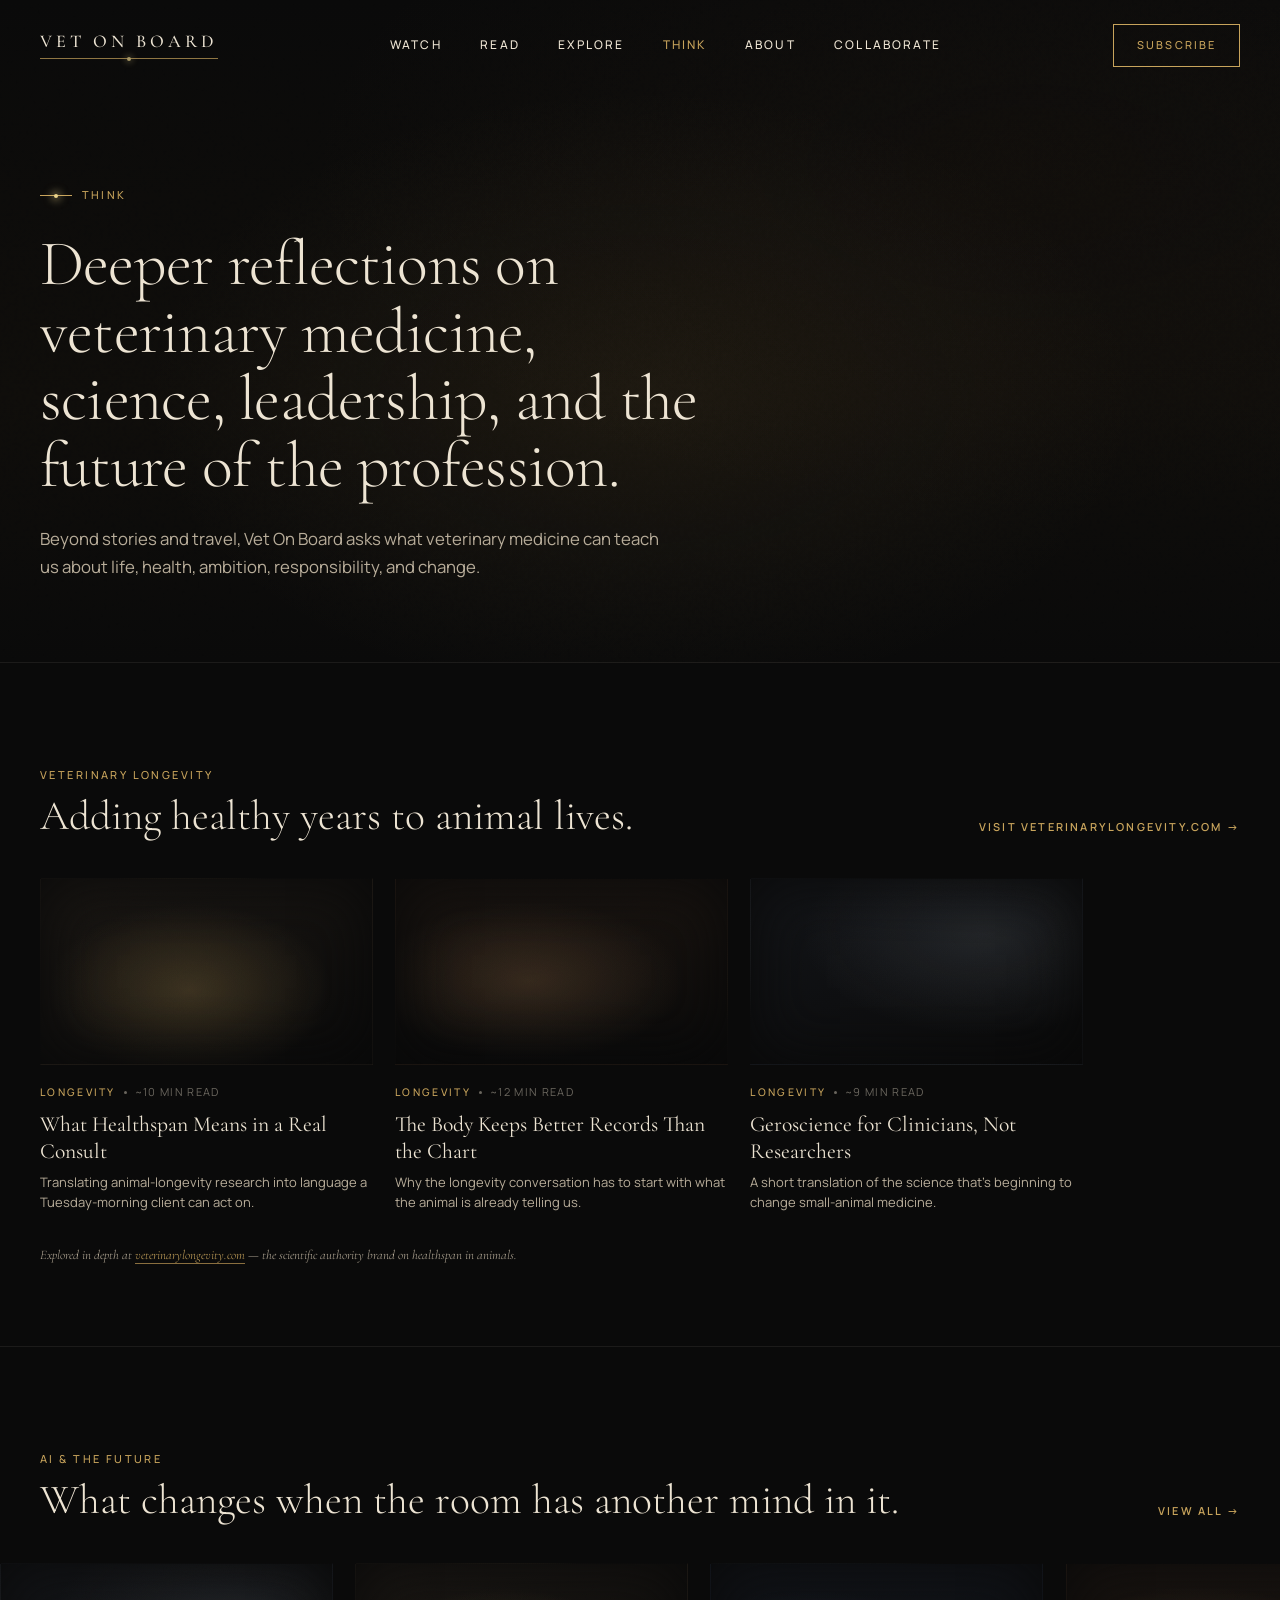
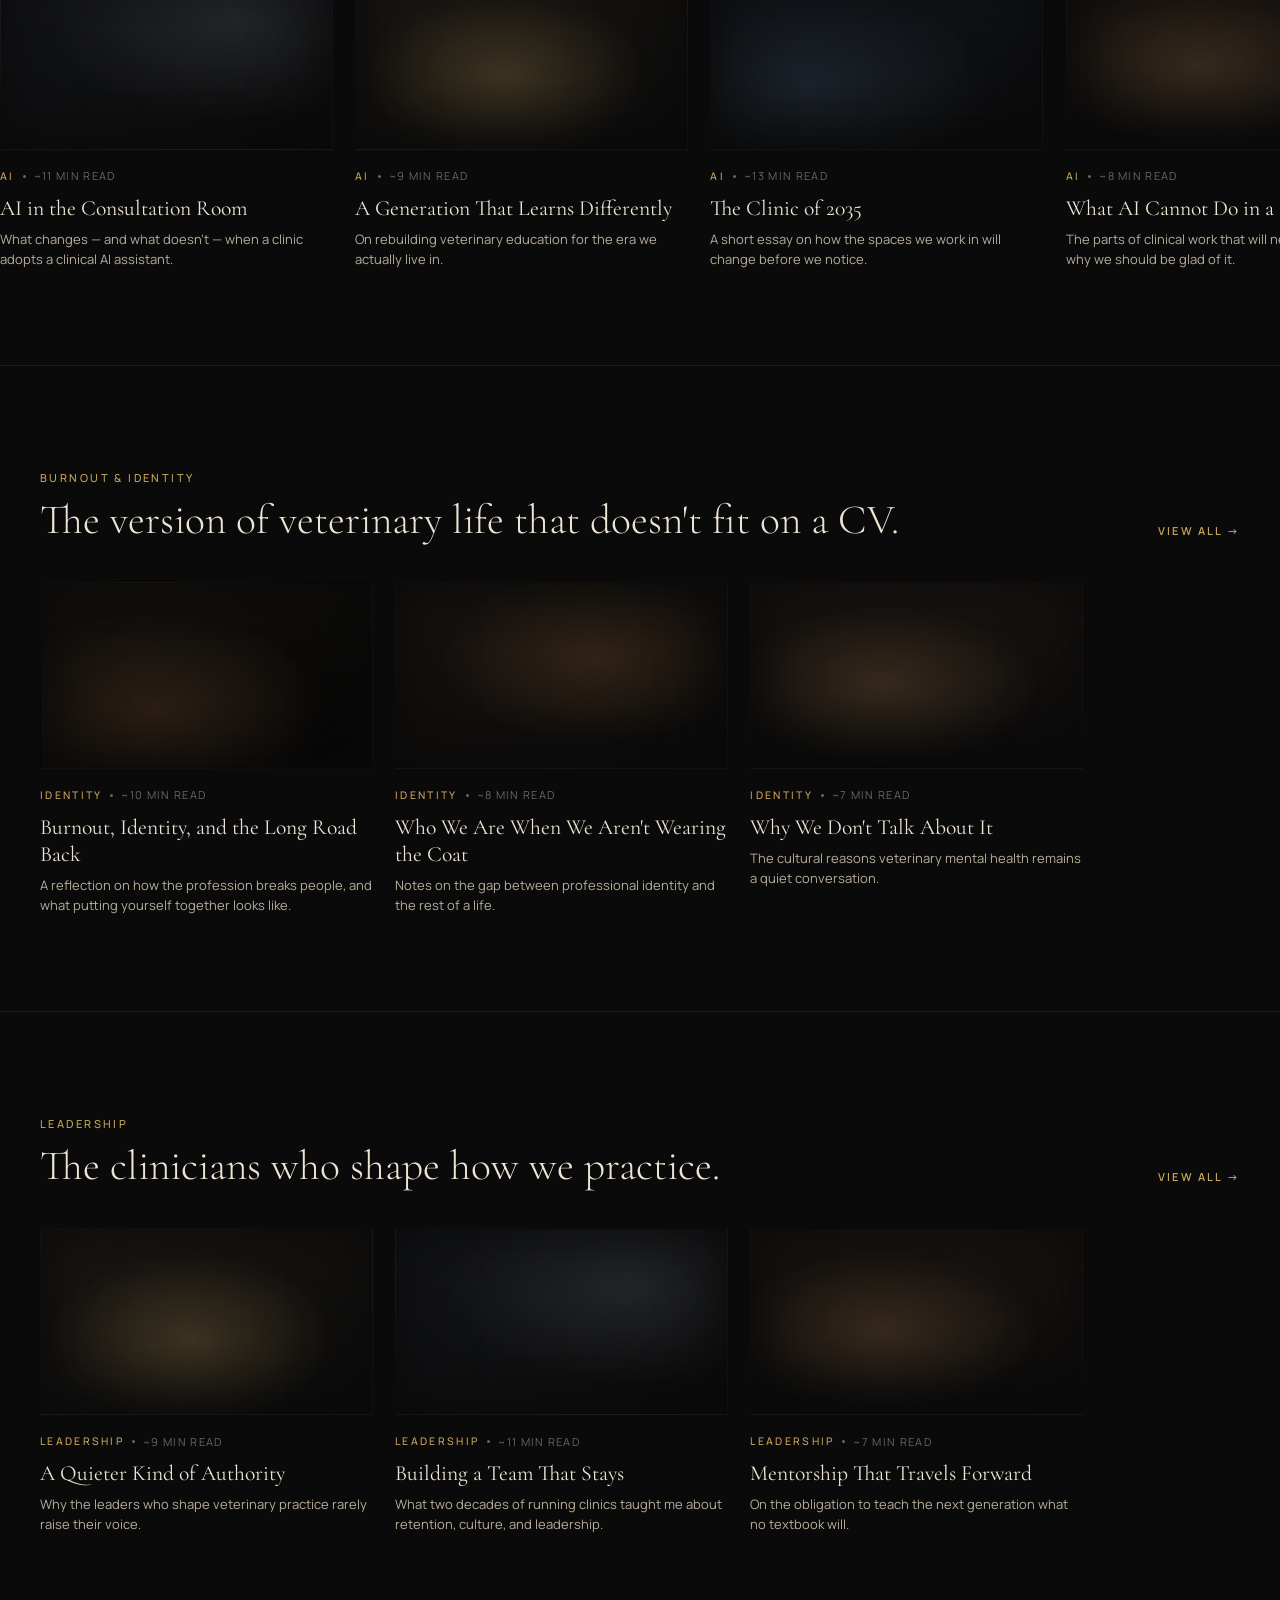
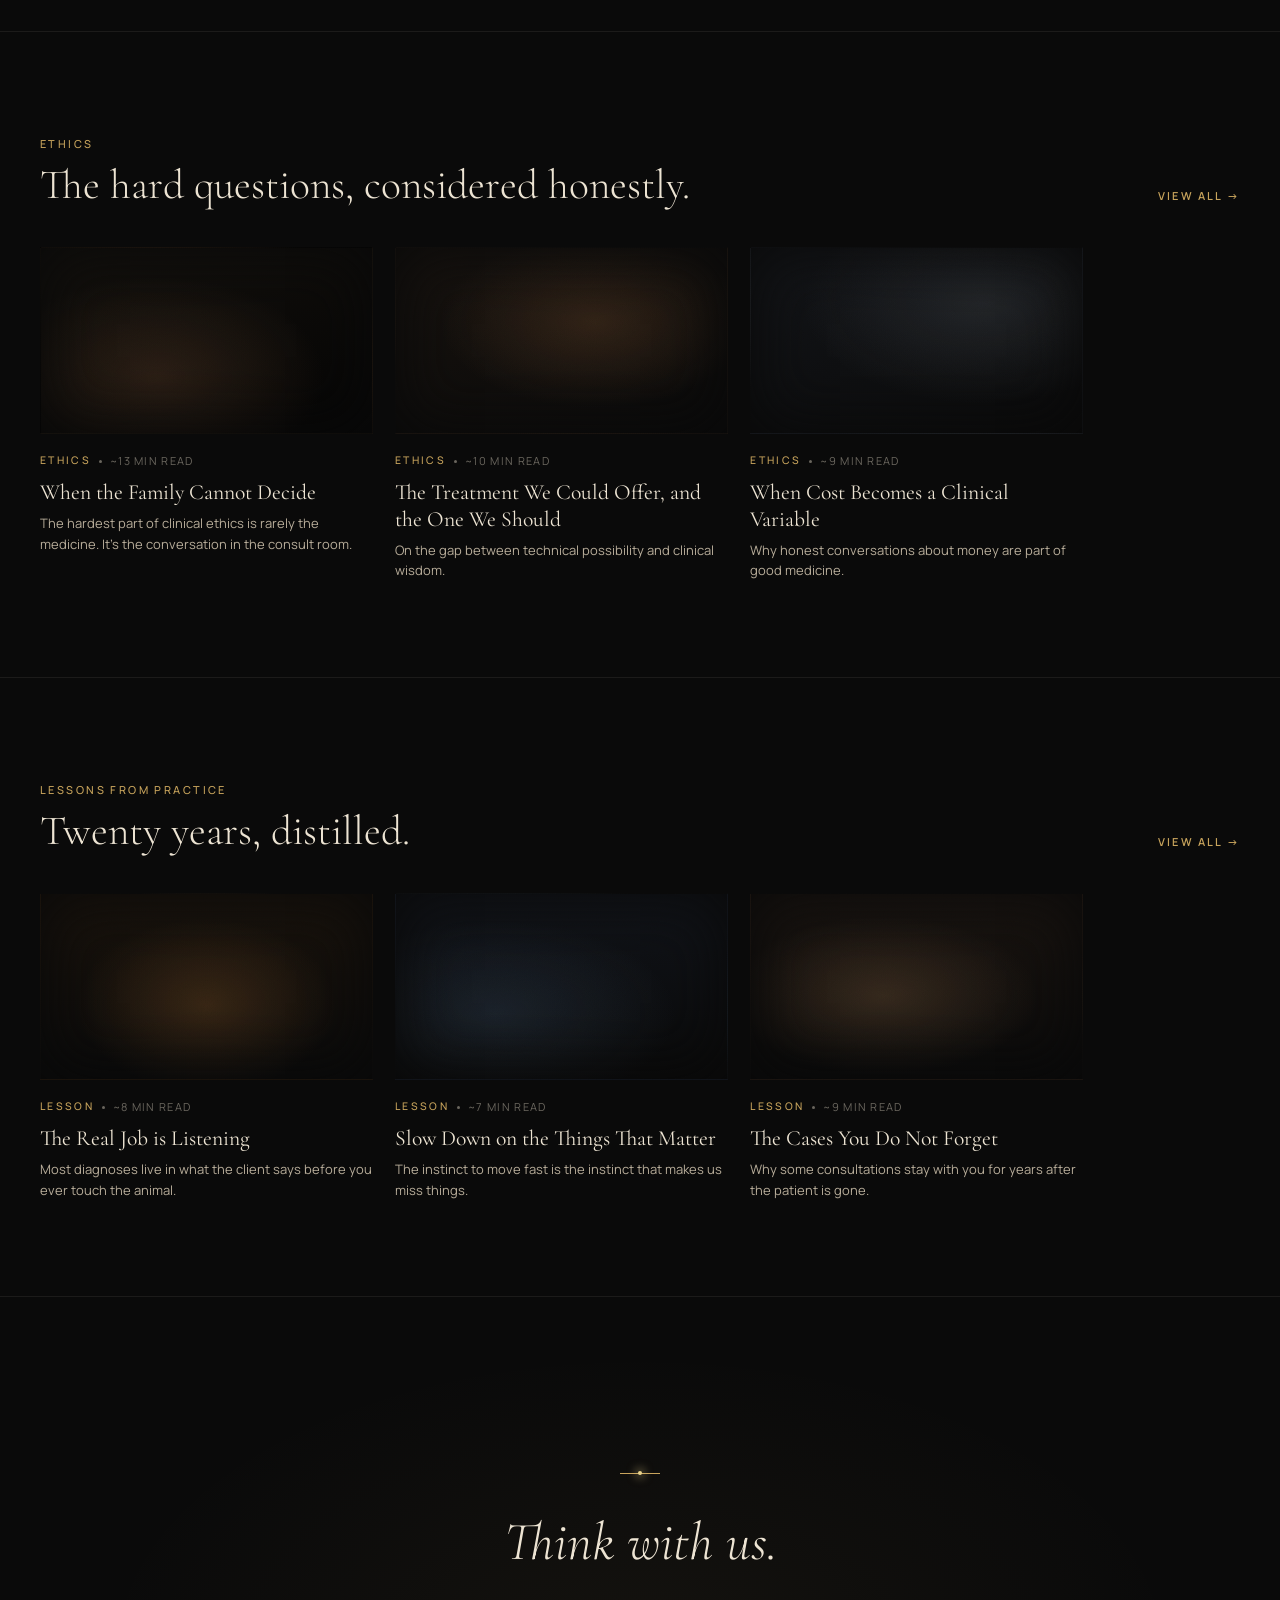
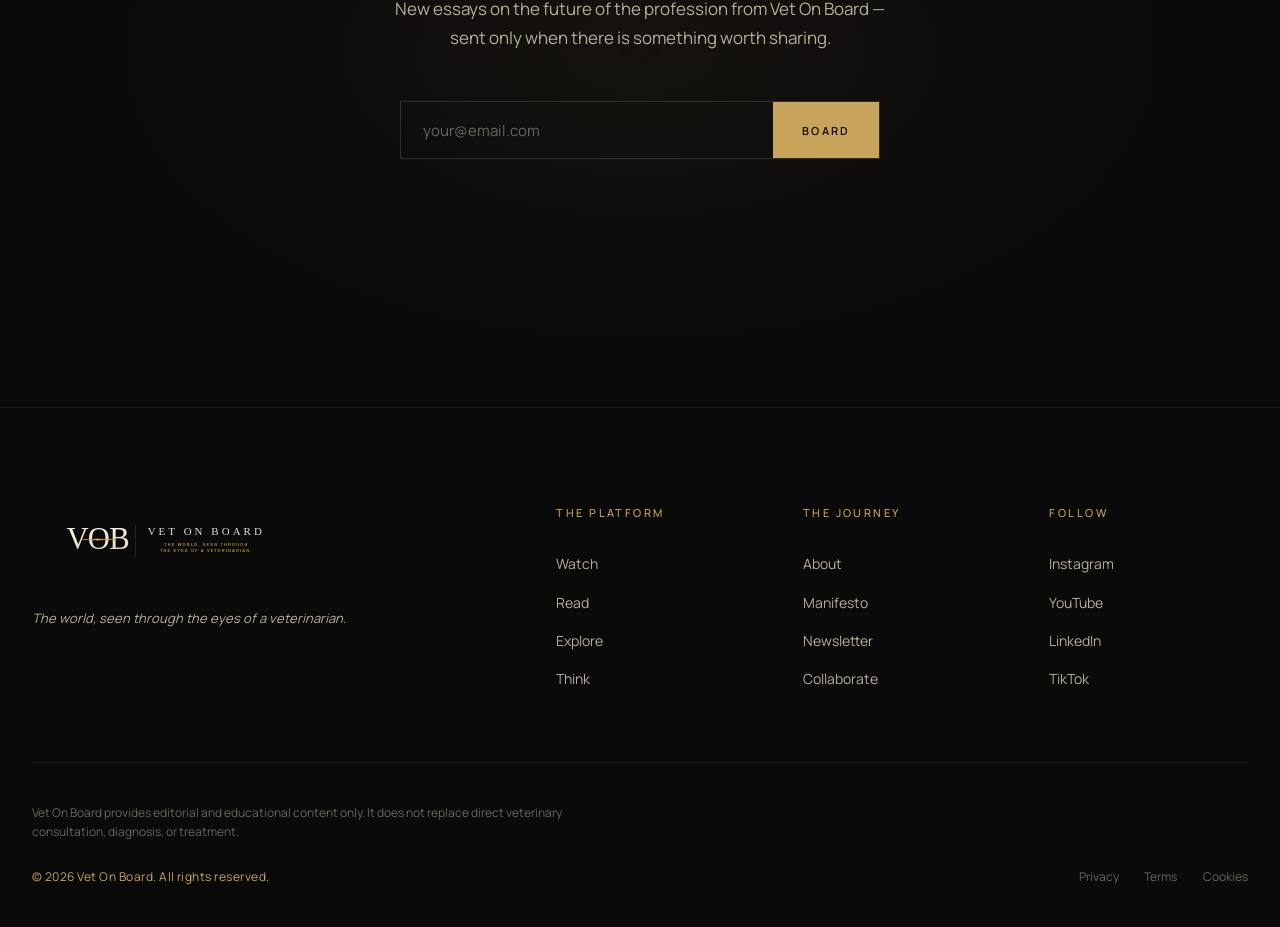
<file: think/index.html>
<!DOCTYPE html>
<html lang="en">
<head>
<meta charset="UTF-8" />
<meta name="viewport" content="width=device-width, initial-scale=1.0" />
<title>Think — Vet On Board</title>
<meta name="description" content="Deeper reflections on veterinary medicine, science, leadership, and the future of the profession.">
<meta name="author" content="Dr. Soheyl Simaei">
<meta name="theme-color" content="#0a0a0a">

<meta property="og:type" content="website">
<meta property="og:title" content="Think — Vet On Board">
<meta property="og:description" content="Deeper reflections on veterinary medicine, science, leadership, and the future of the profession.">
<meta property="og:image" content="https://vetonboard.com/assets/vob-og-image.png">
<meta property="og:image:width" content="1200">
<meta property="og:image:height" content="409">
<meta property="og:url" content="https://vetonboard.com/think">
<meta property="og:site_name" content="Vet On Board">

<meta name="twitter:card" content="summary_large_image">
<meta name="twitter:title" content="Think — Vet On Board">
<meta name="twitter:description" content="Deeper reflections on veterinary medicine, science, leadership, and the future of the profession.">
<meta name="twitter:image" content="https://vetonboard.com/assets/vob-og-image.png">

<link rel="icon" type="image/png" href="/assets/vob-logo.png">
<link rel="apple-touch-icon" href="/assets/vob-logo.png">
<link rel="canonical" href="https://vetonboard.com/think">

<link rel="preconnect" href="https://fonts.googleapis.com">
<link rel="preconnect" href="https://fonts.gstatic.com" crossorigin>
<link href="https://fonts.googleapis.com/css2?family=Cinzel:wght@400;500;600&family=Cormorant+Garamond:ital,wght@0,300;0,400;0,500;0,600;1,300;1,400;1,500&family=Manrope:wght@300;400;500;600&display=swap" rel="stylesheet">
<link rel="stylesheet" href="/assets/styles.css">
</head>
<body>

<nav id="nav">
  <div class="nav-inner">
    <a href="/" class="nav-logo" aria-label="Vet On Board home">
      <span class="nav-wordmark">Vet on Board</span>
      <span class="nav-underline"></span>
    </a>
    <div class="nav-links">
      <a href="/watch">Watch</a>
      <a href="/read">Read</a>
      <a href="/explore">Explore</a>
      <a href="/think" aria-current="page">Think</a>
      <a href="/about">About</a>
      <a href="/collaborate">Collaborate</a>
    </div>
    <a href="/#newsletter" class="nav-cta">Subscribe</a>
    <button class="nav-toggle" aria-label="Toggle menu" aria-expanded="false" aria-controls="nav-menu">
      <span></span><span></span><span></span>
    </button>
  </div>
</nav>

<header class="page-hero">
  <div class="page-hero-inner">
    <div class="page-hero-eyebrow">
      <span class="horizon-line"></span>
      <span class="label">Think</span>
    </div>
    <h1>Deeper reflections on veterinary medicine, science, leadership, and the future of the profession.</h1>
    <p class="page-hero-sub">Beyond stories and travel, Vet On Board asks what veterinary medicine can teach us about life, health, ambition, responsibility, and change.</p>
  </div>
</header>

<section class="row-section" aria-label="Veterinary Longevity">
  <div class="row-section-header">
    <div>
      <span class="label">Veterinary Longevity</span>
      <h2>Adding healthy years to animal lives.</h2>
    </div>
    <a href="https://veterinarylongevity.com" class="view-all" target="_blank" rel="noopener">Visit veterinarylongevity.com →</a>
  </div>
  <div class="row-scroll">
    <article class="row-card">
      <div class="row-card-thumb tone-gold"></div>
      <div class="row-card-meta"><span class="label">Longevity</span><span class="row-card-meta-dot"></span><span class="row-card-meta-time">~10 min read</span></div>
      <h3 class="row-card-title">What Healthspan Means in a Real Consult</h3>
      <p class="row-card-desc">Translating animal-longevity research into language a Tuesday-morning client can act on.</p>
    </article>
    <article class="row-card">
      <div class="row-card-thumb tone-warm"></div>
      <div class="row-card-meta"><span class="label">Longevity</span><span class="row-card-meta-dot"></span><span class="row-card-meta-time">~12 min read</span></div>
      <h3 class="row-card-title">The Body Keeps Better Records Than the Chart</h3>
      <p class="row-card-desc">Why the longevity conversation has to start with what the animal is already telling us.</p>
    </article>
    <article class="row-card">
      <div class="row-card-thumb tone-platinum"></div>
      <div class="row-card-meta"><span class="label">Longevity</span><span class="row-card-meta-dot"></span><span class="row-card-meta-time">~9 min read</span></div>
      <h3 class="row-card-title">Geroscience for Clinicians, Not Researchers</h3>
      <p class="row-card-desc">A short translation of the science that's beginning to change small-animal medicine.</p>
    </article>
  </div>
  <p class="stills-foot" style="text-align: left; padding: 1rem 2.5rem 0; max-width: 1280px; margin: 0 auto; font-size: 13px;"><em>Explored in depth at <a href="https://veterinarylongevity.com" target="_blank" rel="noopener" style="color: var(--gold); text-decoration: none; border-bottom: 1px solid var(--gold-muted);">veterinarylongevity.com</a> — the scientific authority brand on healthspan in animals.</em></p>
</section>

<section class="row-section" aria-label="AI & the Future">
  <div class="row-section-header">
    <div>
      <span class="label">AI & the Future</span>
      <h2>What changes when the room has another mind in it.</h2>
    </div>
    <a href="#" class="view-all">View all →</a>
  </div>
  <div class="row-scroll">
    <article class="row-card">
      <div class="row-card-thumb tone-platinum"></div>
      <div class="row-card-meta"><span class="label">AI</span><span class="row-card-meta-dot"></span><span class="row-card-meta-time">~11 min read</span></div>
      <h3 class="row-card-title">AI in the Consultation Room</h3>
      <p class="row-card-desc">What changes — and what doesn't — when a clinic adopts a clinical AI assistant.</p>
    </article>
    <article class="row-card">
      <div class="row-card-thumb tone-gold"></div>
      <div class="row-card-meta"><span class="label">AI</span><span class="row-card-meta-dot"></span><span class="row-card-meta-time">~9 min read</span></div>
      <h3 class="row-card-title">A Generation That Learns Differently</h3>
      <p class="row-card-desc">On rebuilding veterinary education for the era we actually live in.</p>
    </article>
    <article class="row-card">
      <div class="row-card-thumb tone-blue"></div>
      <div class="row-card-meta"><span class="label">AI</span><span class="row-card-meta-dot"></span><span class="row-card-meta-time">~13 min read</span></div>
      <h3 class="row-card-title">The Clinic of 2035</h3>
      <p class="row-card-desc">A short essay on how the spaces we work in will change before we notice.</p>
    </article>
    <article class="row-card">
      <div class="row-card-thumb tone-warm"></div>
      <div class="row-card-meta"><span class="label">AI</span><span class="row-card-meta-dot"></span><span class="row-card-meta-time">~8 min read</span></div>
      <h3 class="row-card-title">What AI Cannot Do in a Consultation</h3>
      <p class="row-card-desc">The parts of clinical work that will never automate, and why we should be glad of it.</p>
    </article>
  </div>
</section>

<section class="row-section" aria-label="Burnout & Identity">
  <div class="row-section-header">
    <div>
      <span class="label">Burnout & Identity</span>
      <h2>The version of veterinary life that doesn't fit on a CV.</h2>
    </div>
    <a href="#" class="view-all">View all →</a>
  </div>
  <div class="row-scroll">
    <article class="row-card">
      <div class="row-card-thumb tone-deep"></div>
      <div class="row-card-meta"><span class="label">Identity</span><span class="row-card-meta-dot"></span><span class="row-card-meta-time">~10 min read</span></div>
      <h3 class="row-card-title">Burnout, Identity, and the Long Road Back</h3>
      <p class="row-card-desc">A reflection on how the profession breaks people, and what putting yourself together looks like.</p>
    </article>
    <article class="row-card">
      <div class="row-card-thumb tone-sepia"></div>
      <div class="row-card-meta"><span class="label">Identity</span><span class="row-card-meta-dot"></span><span class="row-card-meta-time">~8 min read</span></div>
      <h3 class="row-card-title">Who We Are When We Aren't Wearing the Coat</h3>
      <p class="row-card-desc">Notes on the gap between professional identity and the rest of a life.</p>
    </article>
    <article class="row-card">
      <div class="row-card-thumb tone-warm"></div>
      <div class="row-card-meta"><span class="label">Identity</span><span class="row-card-meta-dot"></span><span class="row-card-meta-time">~7 min read</span></div>
      <h3 class="row-card-title">Why We Don't Talk About It</h3>
      <p class="row-card-desc">The cultural reasons veterinary mental health remains a quiet conversation.</p>
    </article>
  </div>
</section>

<section class="row-section" aria-label="Leadership">
  <div class="row-section-header">
    <div>
      <span class="label">Leadership</span>
      <h2>The clinicians who shape how we practice.</h2>
    </div>
    <a href="#" class="view-all">View all →</a>
  </div>
  <div class="row-scroll">
    <article class="row-card">
      <div class="row-card-thumb tone-gold"></div>
      <div class="row-card-meta"><span class="label">Leadership</span><span class="row-card-meta-dot"></span><span class="row-card-meta-time">~9 min read</span></div>
      <h3 class="row-card-title">A Quieter Kind of Authority</h3>
      <p class="row-card-desc">Why the leaders who shape veterinary practice rarely raise their voice.</p>
    </article>
    <article class="row-card">
      <div class="row-card-thumb tone-platinum"></div>
      <div class="row-card-meta"><span class="label">Leadership</span><span class="row-card-meta-dot"></span><span class="row-card-meta-time">~11 min read</span></div>
      <h3 class="row-card-title">Building a Team That Stays</h3>
      <p class="row-card-desc">What two decades of running clinics taught me about retention, culture, and leadership.</p>
    </article>
    <article class="row-card">
      <div class="row-card-thumb tone-warm"></div>
      <div class="row-card-meta"><span class="label">Leadership</span><span class="row-card-meta-dot"></span><span class="row-card-meta-time">~7 min read</span></div>
      <h3 class="row-card-title">Mentorship That Travels Forward</h3>
      <p class="row-card-desc">On the obligation to teach the next generation what no textbook will.</p>
    </article>
  </div>
</section>

<section class="row-section" aria-label="Ethics">
  <div class="row-section-header">
    <div>
      <span class="label">Ethics</span>
      <h2>The hard questions, considered honestly.</h2>
    </div>
    <a href="#" class="view-all">View all →</a>
  </div>
  <div class="row-scroll">
    <article class="row-card">
      <div class="row-card-thumb tone-deep"></div>
      <div class="row-card-meta"><span class="label">Ethics</span><span class="row-card-meta-dot"></span><span class="row-card-meta-time">~13 min read</span></div>
      <h3 class="row-card-title">When the Family Cannot Decide</h3>
      <p class="row-card-desc">The hardest part of clinical ethics is rarely the medicine. It's the conversation in the consult room.</p>
    </article>
    <article class="row-card">
      <div class="row-card-thumb tone-sepia"></div>
      <div class="row-card-meta"><span class="label">Ethics</span><span class="row-card-meta-dot"></span><span class="row-card-meta-time">~10 min read</span></div>
      <h3 class="row-card-title">The Treatment We Could Offer, and the One We Should</h3>
      <p class="row-card-desc">On the gap between technical possibility and clinical wisdom.</p>
    </article>
    <article class="row-card">
      <div class="row-card-thumb tone-platinum"></div>
      <div class="row-card-meta"><span class="label">Ethics</span><span class="row-card-meta-dot"></span><span class="row-card-meta-time">~9 min read</span></div>
      <h3 class="row-card-title">When Cost Becomes a Clinical Variable</h3>
      <p class="row-card-desc">Why honest conversations about money are part of good medicine.</p>
    </article>
  </div>
</section>

<section class="row-section" aria-label="Lessons from Practice">
  <div class="row-section-header">
    <div>
      <span class="label">Lessons from Practice</span>
      <h2>Twenty years, distilled.</h2>
    </div>
    <a href="#" class="view-all">View all →</a>
  </div>
  <div class="row-scroll">
    <article class="row-card">
      <div class="row-card-thumb tone-amber"></div>
      <div class="row-card-meta"><span class="label">Lesson</span><span class="row-card-meta-dot"></span><span class="row-card-meta-time">~8 min read</span></div>
      <h3 class="row-card-title">The Real Job is Listening</h3>
      <p class="row-card-desc">Most diagnoses live in what the client says before you ever touch the animal.</p>
    </article>
    <article class="row-card">
      <div class="row-card-thumb tone-blue"></div>
      <div class="row-card-meta"><span class="label">Lesson</span><span class="row-card-meta-dot"></span><span class="row-card-meta-time">~7 min read</span></div>
      <h3 class="row-card-title">Slow Down on the Things That Matter</h3>
      <p class="row-card-desc">The instinct to move fast is the instinct that makes us miss things.</p>
    </article>
    <article class="row-card">
      <div class="row-card-thumb tone-warm"></div>
      <div class="row-card-meta"><span class="label">Lesson</span><span class="row-card-meta-dot"></span><span class="row-card-meta-time">~9 min read</span></div>
      <h3 class="row-card-title">The Cases You Do Not Forget</h3>
      <p class="row-card-desc">Why some consultations stay with you for years after the patient is gone.</p>
    </article>
  </div>
</section>

<section class="newsletter" id="newsletter">
  <div class="container-narrow">
    <div class="newsletter-rule"></div>
    <h3>Think with us.</h3>
    <p>New essays on the future of the profession from Vet On Board — sent only when there is something worth sharing.</p>
    <form class="newsletter-form" id="newsletter-form">
      <input type="email" placeholder="your@email.com" required aria-label="Email address">
      <button type="submit">Board</button>
    </form>
    <p class="newsletter-thanks" id="newsletter-thanks" aria-live="polite">Thank you. You're on the list — we'll be in touch when Issue One is ready.</p>
  </div>
</section>

<footer>
  <div class="container">
    <div class="footer-top">
      <div class="footer-brand">
        <img src="/assets/vob-logo-horizontal.svg" alt="Vet On Board" class="footer-logo">
        <p>The world, seen through the eyes of a veterinarian.</p>
      </div>
      <div class="footer-col">
        <h6>The Platform</h6>
        <a href="/watch">Watch</a>
        <a href="/read">Read</a>
        <a href="/explore">Explore</a>
        <a href="/think">Think</a>
      </div>
      <div class="footer-col">
        <h6>The Journey</h6>
        <a href="/about">About</a>
        <a href="/#manifesto">Manifesto</a>
        <a href="/#newsletter">Newsletter</a>
        <a href="/collaborate">Collaborate</a>
      </div>
      <div class="footer-col">
        <h6>Follow</h6>
        <a href="#">Instagram</a>
        <a href="#">YouTube</a>
        <a href="#">LinkedIn</a>
        <a href="#">TikTok</a>
      </div>
    </div>
    <div class="footer-bottom">
      <p class="footer-disclaimer">Vet On Board provides editorial and educational content only. It does not replace direct veterinary consultation, diagnosis, or treatment.</p>
      <div class="footer-bottom-row">
        <p class="footer-copyright">© 2026 Vet On Board. All rights reserved.</p>
        <div class="footer-legal">
          <a href="#">Privacy</a>
          <a href="#">Terms</a>
          <a href="#">Cookies</a>
        </div>
      </div>
    </div>
  </div>
</footer>

<script>
  const nav = document.getElementById('nav');
  window.addEventListener('scroll', () => {
    if (window.scrollY > 50) nav.classList.add('scrolled');
    else nav.classList.remove('scrolled');
  });

  // Mobile menu toggle
  const navToggle = document.querySelector('.nav-toggle');
  const navLinks = document.querySelector('.nav-links');
  if (navToggle && navLinks) {
    const closeMenu = () => {
      navToggle.classList.remove('open');
      navLinks.classList.remove('open');
      navToggle.setAttribute('aria-expanded', 'false');
      document.body.style.overflow = '';
    };
    navToggle.addEventListener('click', () => {
      const willOpen = !navToggle.classList.contains('open');
      navToggle.classList.toggle('open', willOpen);
      navLinks.classList.toggle('open', willOpen);
      navToggle.setAttribute('aria-expanded', willOpen ? 'true' : 'false');
      document.body.style.overflow = willOpen ? 'hidden' : '';
    });
    navLinks.querySelectorAll('a').forEach(a => a.addEventListener('click', closeMenu));
    document.addEventListener('keydown', (e) => {
      if (e.key === 'Escape' && navToggle.classList.contains('open')) closeMenu();
    });
  }

  const newsletterForm = document.getElementById('newsletter-form');
  const newsletterThanks = document.getElementById('newsletter-thanks');
  if (newsletterForm) {
    newsletterForm.addEventListener('submit', (e) => {
      e.preventDefault();
      newsletterForm.classList.add('submitted');
      newsletterThanks.classList.add('visible');
    });
  }
</script>

</body>
</html>
</file>
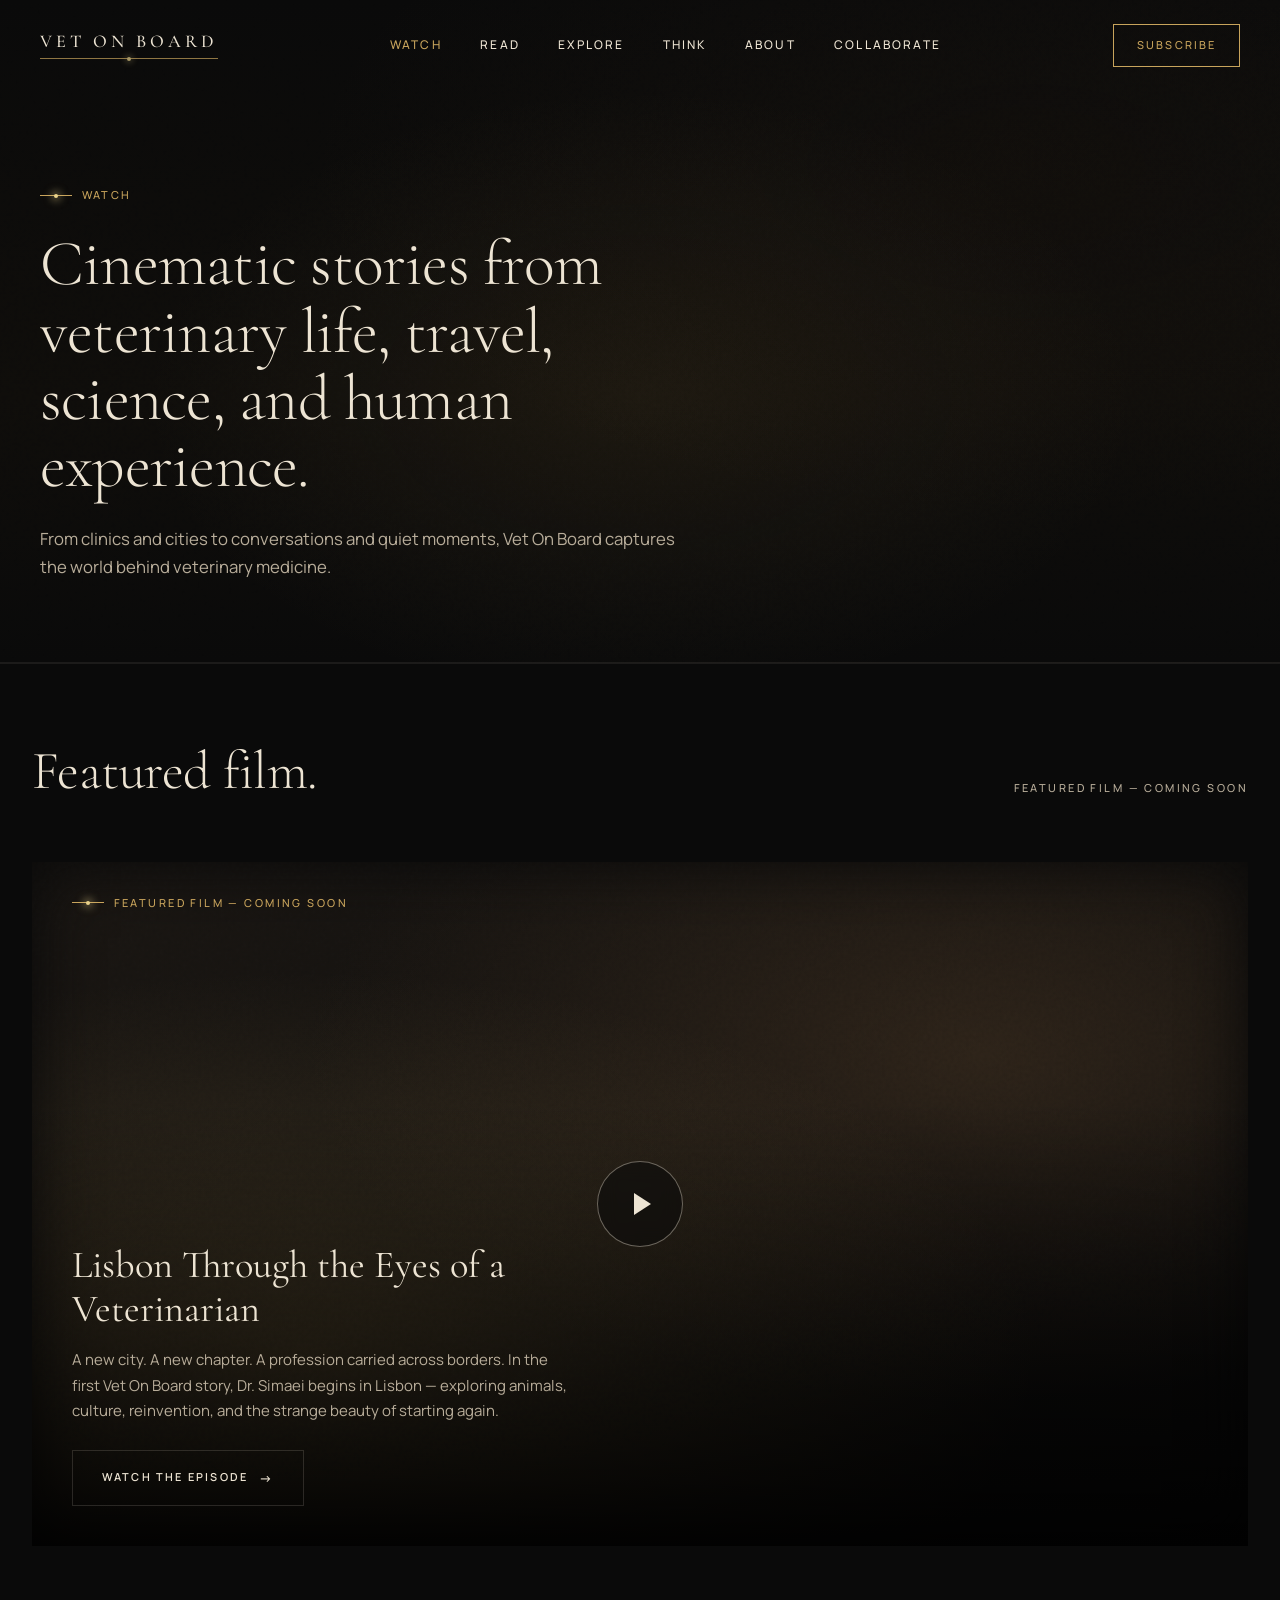
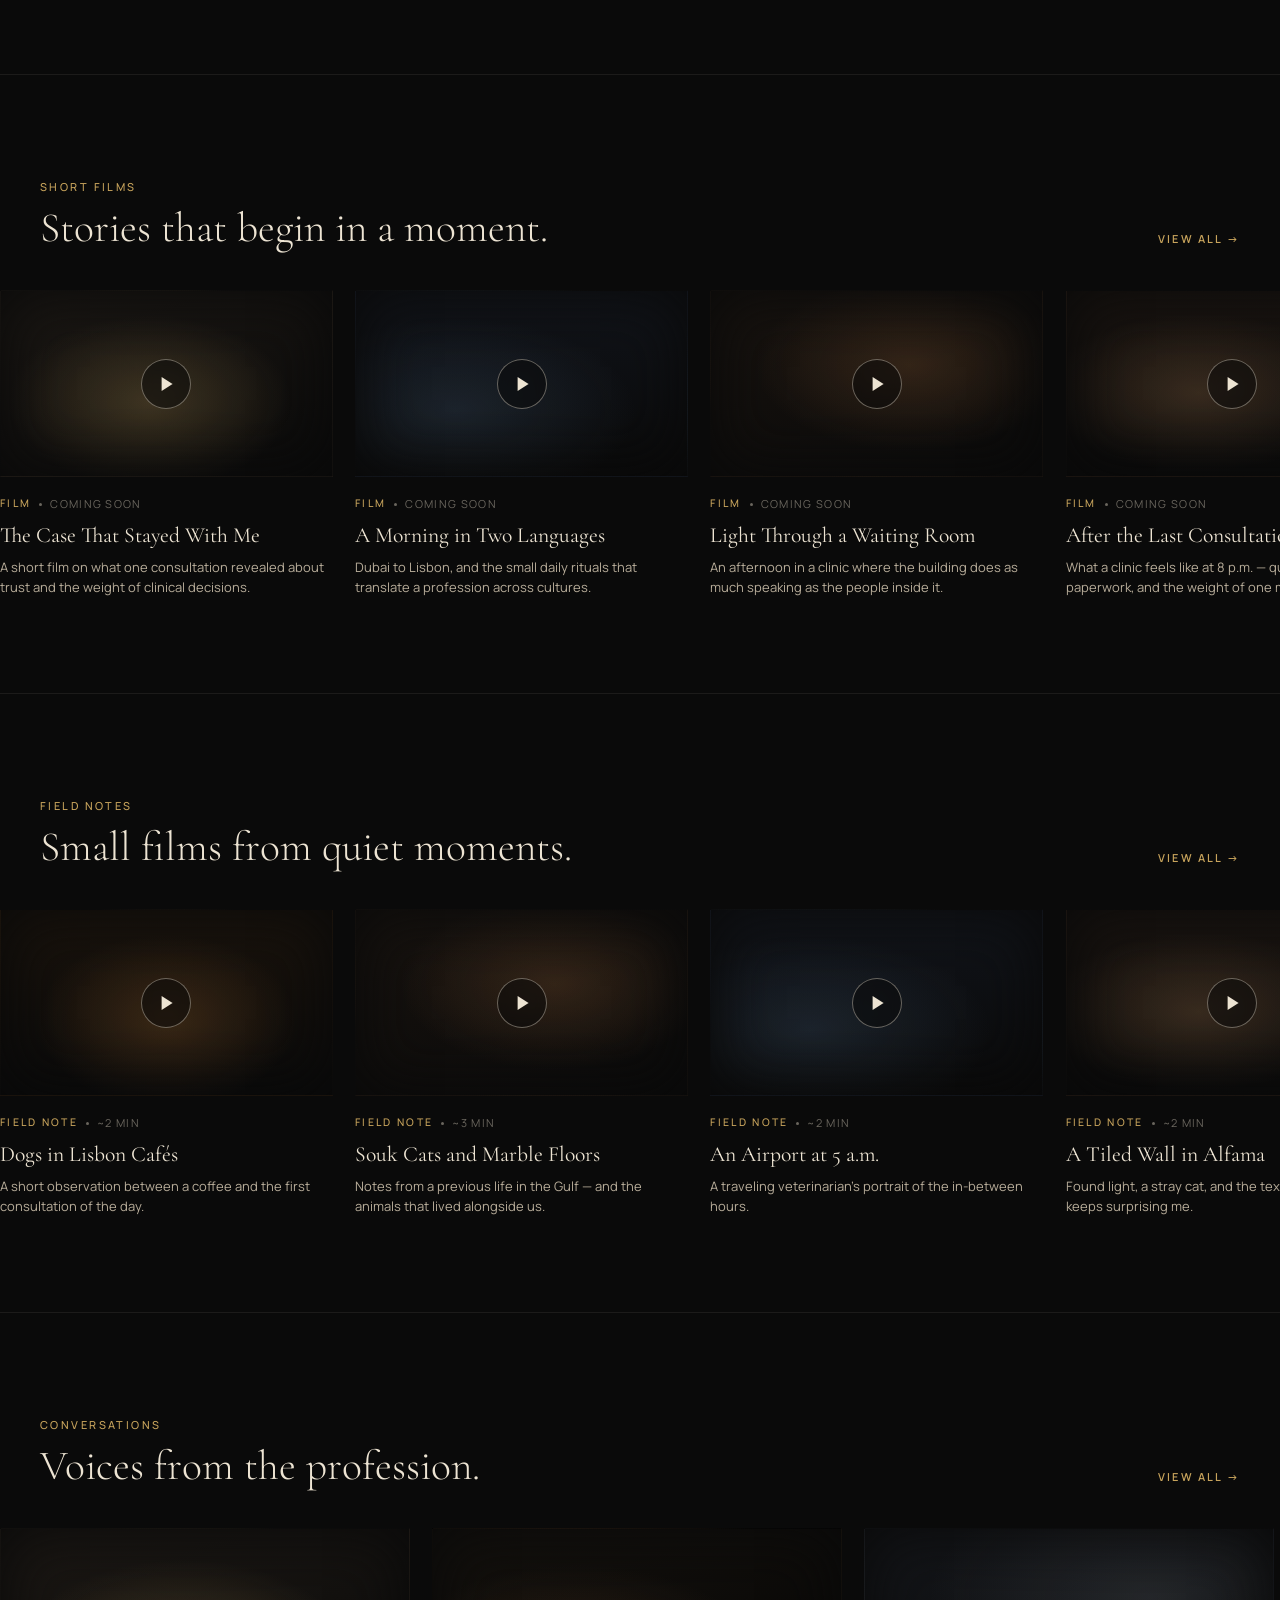
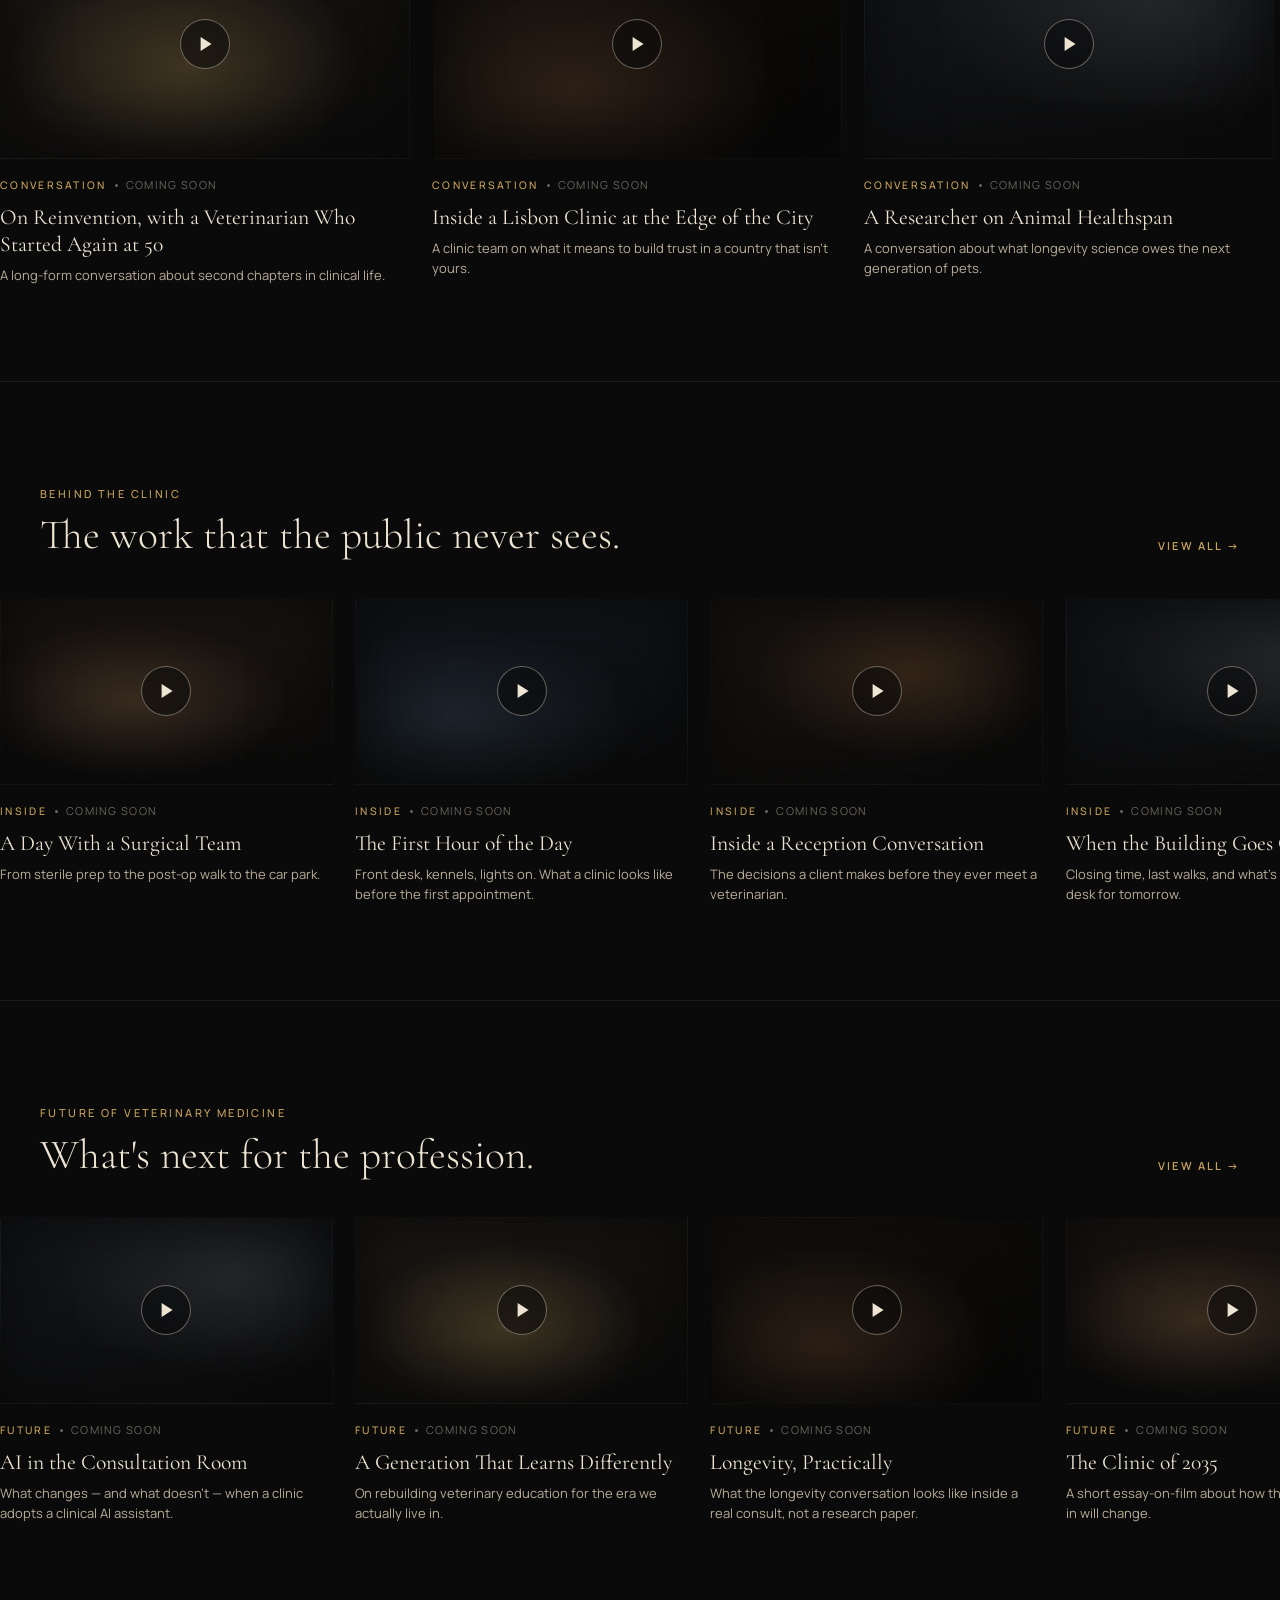
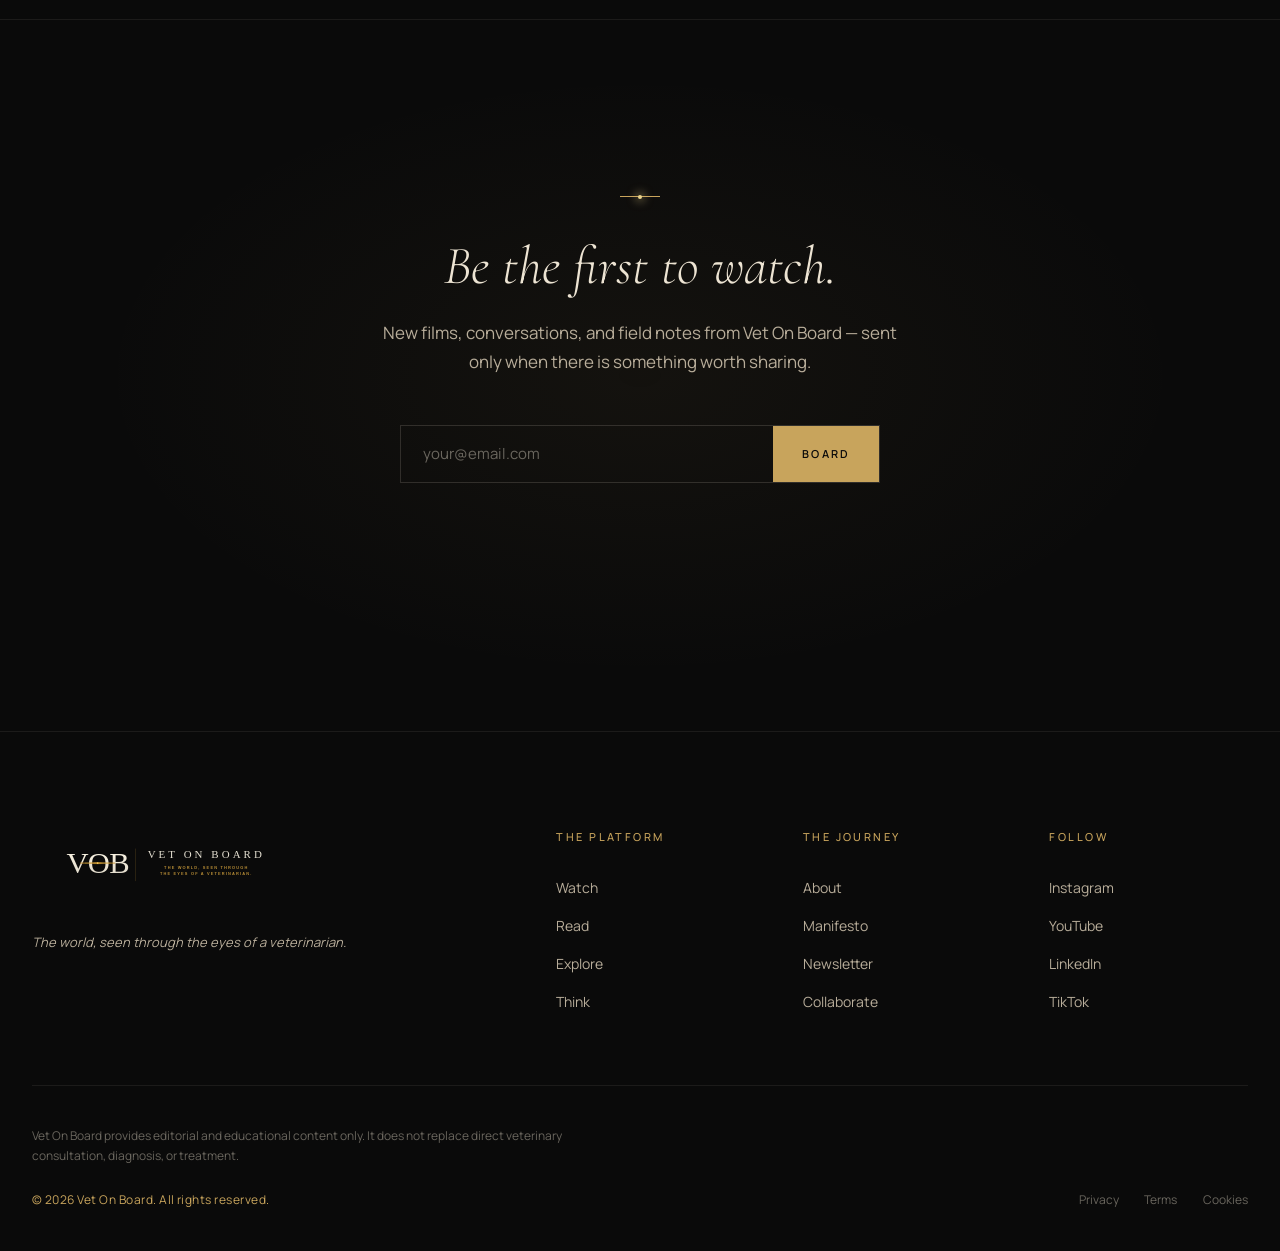
<file: watch/index.html>
<!DOCTYPE html>
<html lang="en">
<head>
<meta charset="UTF-8" />
<meta name="viewport" content="width=device-width, initial-scale=1.0" />
<title>Watch — Vet On Board</title>
<meta name="description" content="Cinematic stories from veterinary life, travel, science, and human experience. From clinics and cities to conversations and quiet moments, Vet On Board captures the world behind veterinary medicine.">
<meta name="author" content="Dr. Soheyl Simaei">
<meta name="theme-color" content="#0a0a0a">

<meta property="og:type" content="website">
<meta property="og:title" content="Watch — Vet On Board">
<meta property="og:description" content="Cinematic stories from veterinary life, travel, science, and human experience.">
<meta property="og:image" content="https://vetonboard.com/assets/vob-og-image.png">
<meta property="og:image:width" content="1200">
<meta property="og:image:height" content="409">
<meta property="og:url" content="https://vetonboard.com/watch">
<meta property="og:site_name" content="Vet On Board">

<meta name="twitter:card" content="summary_large_image">
<meta name="twitter:title" content="Watch — Vet On Board">
<meta name="twitter:description" content="Cinematic stories from veterinary life, travel, science, and human experience.">
<meta name="twitter:image" content="https://vetonboard.com/assets/vob-og-image.png">

<link rel="icon" type="image/png" href="/assets/vob-logo.png">
<link rel="apple-touch-icon" href="/assets/vob-logo.png">
<link rel="canonical" href="https://vetonboard.com/watch">

<link rel="preconnect" href="https://fonts.googleapis.com">
<link rel="preconnect" href="https://fonts.gstatic.com" crossorigin>
<link href="https://fonts.googleapis.com/css2?family=Cinzel:wght@400;500;600&family=Cormorant+Garamond:ital,wght@0,300;0,400;0,500;0,600;1,300;1,400;1,500&family=Manrope:wght@300;400;500;600&display=swap" rel="stylesheet">
<link rel="stylesheet" href="/assets/styles.css">
</head>
<body>

<nav id="nav">
  <div class="nav-inner">
    <a href="/" class="nav-logo" aria-label="Vet On Board home">
      <span class="nav-wordmark">Vet on Board</span>
      <span class="nav-underline"></span>
    </a>
    <div class="nav-links">
      <a href="/watch" aria-current="page">Watch</a>
      <a href="/#read">Read</a>
      <a href="/#explore">Explore</a>
      <a href="/#think">Think</a>
      <a href="/#about">About</a>
      <a href="/#collaborate">Collaborate</a>
    </div>
    <a href="/#newsletter" class="nav-cta">Subscribe</a>
    <button class="nav-toggle" aria-label="Toggle menu" aria-expanded="false" aria-controls="nav-menu">
      <span></span><span></span><span></span>
    </button>
  </div>
</nav>

<header class="page-hero">
  <div class="page-hero-inner">
    <div class="page-hero-eyebrow">
      <span class="horizon-line"></span>
      <span class="label">Watch</span>
    </div>
    <h1>Cinematic stories from veterinary life, travel, science, and human experience.</h1>
    <p class="page-hero-sub">From clinics and cities to conversations and quiet moments, Vet On Board captures the world behind veterinary medicine.</p>
  </div>
</header>

<section class="featured" style="padding-top: 5rem;">
  <div class="container">
    <div class="section-header">
      <h3>Featured film.</h3>
      <span class="label-muted">Featured Film — Coming Soon</span>
    </div>
    <article class="featured-card">
      <div class="featured-meta">
        <span class="horizon-line"></span>
        <span class="label">Featured Film — Coming Soon</span>
      </div>
      <div class="play-button"></div>
      <div class="featured-content">
        <h4>Lisbon Through the Eyes of a Veterinarian</h4>
        <p>A new city. A new chapter. A profession carried across borders. In the first Vet On Board story, Dr. Simaei begins in Lisbon — exploring animals, culture, reinvention, and the strange beauty of starting again.</p>
        <a href="#" class="btn btn-ghost">Watch the Episode <span class="arrow">→</span></a>
      </div>
    </article>
  </div>
</section>

<section class="row-section" aria-label="Short Films">
  <div class="row-section-header">
    <div>
      <span class="label">Short Films</span>
      <h2>Stories that begin in a moment.</h2>
    </div>
    <a href="#" class="view-all">View all →</a>
  </div>
  <div class="row-scroll">
    <article class="row-card">
      <div class="row-card-thumb tone-gold row-card-thumb-video"><span class="play-arrow"></span></div>
      <div class="row-card-meta"><span class="label">Film</span><span class="row-card-meta-dot"></span><span class="row-card-meta-time">Coming Soon</span></div>
      <h3 class="row-card-title">The Case That Stayed With Me</h3>
      <p class="row-card-desc">A short film on what one consultation revealed about trust and the weight of clinical decisions.</p>
    </article>
    <article class="row-card">
      <div class="row-card-thumb tone-blue row-card-thumb-video"><span class="play-arrow"></span></div>
      <div class="row-card-meta"><span class="label">Film</span><span class="row-card-meta-dot"></span><span class="row-card-meta-time">Coming Soon</span></div>
      <h3 class="row-card-title">A Morning in Two Languages</h3>
      <p class="row-card-desc">Dubai to Lisbon, and the small daily rituals that translate a profession across cultures.</p>
    </article>
    <article class="row-card">
      <div class="row-card-thumb tone-sepia row-card-thumb-video"><span class="play-arrow"></span></div>
      <div class="row-card-meta"><span class="label">Film</span><span class="row-card-meta-dot"></span><span class="row-card-meta-time">Coming Soon</span></div>
      <h3 class="row-card-title">Light Through a Waiting Room</h3>
      <p class="row-card-desc">An afternoon in a clinic where the building does as much speaking as the people inside it.</p>
    </article>
    <article class="row-card">
      <div class="row-card-thumb tone-warm row-card-thumb-video"><span class="play-arrow"></span></div>
      <div class="row-card-meta"><span class="label">Film</span><span class="row-card-meta-dot"></span><span class="row-card-meta-time">Coming Soon</span></div>
      <h3 class="row-card-title">After the Last Consultation</h3>
      <p class="row-card-desc">What a clinic feels like at 8 p.m. — quiet floors, paperwork, and the weight of one more day done well.</p>
    </article>
    <article class="row-card">
      <div class="row-card-thumb tone-platinum row-card-thumb-video"><span class="play-arrow"></span></div>
      <div class="row-card-meta"><span class="label">Film</span><span class="row-card-meta-dot"></span><span class="row-card-meta-time">Coming Soon</span></div>
      <h3 class="row-card-title">The Long Road Home</h3>
      <p class="row-card-desc">A house-call film about what it means to bring care into a place where someone has lived their whole life.</p>
    </article>
  </div>
</section>

<section class="row-section" aria-label="Field Notes">
  <div class="row-section-header">
    <div>
      <span class="label">Field Notes</span>
      <h2>Small films from quiet moments.</h2>
    </div>
    <a href="#" class="view-all">View all →</a>
  </div>
  <div class="row-scroll">
    <article class="row-card">
      <div class="row-card-thumb tone-amber row-card-thumb-video"><span class="play-arrow"></span></div>
      <div class="row-card-meta"><span class="label">Field Note</span><span class="row-card-meta-dot"></span><span class="row-card-meta-time">~2 min</span></div>
      <h3 class="row-card-title">Dogs in Lisbon Cafés</h3>
      <p class="row-card-desc">A short observation between a coffee and the first consultation of the day.</p>
    </article>
    <article class="row-card">
      <div class="row-card-thumb tone-sepia row-card-thumb-video"><span class="play-arrow"></span></div>
      <div class="row-card-meta"><span class="label">Field Note</span><span class="row-card-meta-dot"></span><span class="row-card-meta-time">~3 min</span></div>
      <h3 class="row-card-title">Souk Cats and Marble Floors</h3>
      <p class="row-card-desc">Notes from a previous life in the Gulf — and the animals that lived alongside us.</p>
    </article>
    <article class="row-card">
      <div class="row-card-thumb tone-blue row-card-thumb-video"><span class="play-arrow"></span></div>
      <div class="row-card-meta"><span class="label">Field Note</span><span class="row-card-meta-dot"></span><span class="row-card-meta-time">~2 min</span></div>
      <h3 class="row-card-title">An Airport at 5 a.m.</h3>
      <p class="row-card-desc">A traveling veterinarian's portrait of the in-between hours.</p>
    </article>
    <article class="row-card">
      <div class="row-card-thumb tone-warm row-card-thumb-video"><span class="play-arrow"></span></div>
      <div class="row-card-meta"><span class="label">Field Note</span><span class="row-card-meta-dot"></span><span class="row-card-meta-time">~2 min</span></div>
      <h3 class="row-card-title">A Tiled Wall in Alfama</h3>
      <p class="row-card-desc">Found light, a stray cat, and the textures of a city that keeps surprising me.</p>
    </article>
  </div>
</section>

<section class="row-section" aria-label="Conversations">
  <div class="row-section-header">
    <div>
      <span class="label">Conversations</span>
      <h2>Voices from the profession.</h2>
    </div>
    <a href="#" class="view-all">View all →</a>
  </div>
  <div class="row-scroll">
    <article class="row-card row-card-large">
      <div class="row-card-thumb tone-gold row-card-thumb-video"><span class="play-arrow"></span></div>
      <div class="row-card-meta"><span class="label">Conversation</span><span class="row-card-meta-dot"></span><span class="row-card-meta-time">Coming Soon</span></div>
      <h3 class="row-card-title">On Reinvention, with a Veterinarian Who Started Again at 50</h3>
      <p class="row-card-desc">A long-form conversation about second chapters in clinical life.</p>
    </article>
    <article class="row-card row-card-large">
      <div class="row-card-thumb tone-deep row-card-thumb-video"><span class="play-arrow"></span></div>
      <div class="row-card-meta"><span class="label">Conversation</span><span class="row-card-meta-dot"></span><span class="row-card-meta-time">Coming Soon</span></div>
      <h3 class="row-card-title">Inside a Lisbon Clinic at the Edge of the City</h3>
      <p class="row-card-desc">A clinic team on what it means to build trust in a country that isn't yours.</p>
    </article>
    <article class="row-card row-card-large">
      <div class="row-card-thumb tone-platinum row-card-thumb-video"><span class="play-arrow"></span></div>
      <div class="row-card-meta"><span class="label">Conversation</span><span class="row-card-meta-dot"></span><span class="row-card-meta-time">Coming Soon</span></div>
      <h3 class="row-card-title">A Researcher on Animal Healthspan</h3>
      <p class="row-card-desc">A conversation about what longevity science owes the next generation of pets.</p>
    </article>
  </div>
</section>

<section class="row-section" aria-label="Behind the Clinic">
  <div class="row-section-header">
    <div>
      <span class="label">Behind the Clinic</span>
      <h2>The work that the public never sees.</h2>
    </div>
    <a href="#" class="view-all">View all →</a>
  </div>
  <div class="row-scroll">
    <article class="row-card">
      <div class="row-card-thumb tone-warm row-card-thumb-video"><span class="play-arrow"></span></div>
      <div class="row-card-meta"><span class="label">Inside</span><span class="row-card-meta-dot"></span><span class="row-card-meta-time">Coming Soon</span></div>
      <h3 class="row-card-title">A Day With a Surgical Team</h3>
      <p class="row-card-desc">From sterile prep to the post-op walk to the car park.</p>
    </article>
    <article class="row-card">
      <div class="row-card-thumb tone-blue row-card-thumb-video"><span class="play-arrow"></span></div>
      <div class="row-card-meta"><span class="label">Inside</span><span class="row-card-meta-dot"></span><span class="row-card-meta-time">Coming Soon</span></div>
      <h3 class="row-card-title">The First Hour of the Day</h3>
      <p class="row-card-desc">Front desk, kennels, lights on. What a clinic looks like before the first appointment.</p>
    </article>
    <article class="row-card">
      <div class="row-card-thumb tone-sepia row-card-thumb-video"><span class="play-arrow"></span></div>
      <div class="row-card-meta"><span class="label">Inside</span><span class="row-card-meta-dot"></span><span class="row-card-meta-time">Coming Soon</span></div>
      <h3 class="row-card-title">Inside a Reception Conversation</h3>
      <p class="row-card-desc">The decisions a client makes before they ever meet a veterinarian.</p>
    </article>
    <article class="row-card">
      <div class="row-card-thumb tone-platinum row-card-thumb-video"><span class="play-arrow"></span></div>
      <div class="row-card-meta"><span class="label">Inside</span><span class="row-card-meta-dot"></span><span class="row-card-meta-time">Coming Soon</span></div>
      <h3 class="row-card-title">When the Building Goes Quiet</h3>
      <p class="row-card-desc">Closing time, last walks, and what's left behind on the desk for tomorrow.</p>
    </article>
  </div>
</section>

<section class="row-section" aria-label="Future of Veterinary Medicine">
  <div class="row-section-header">
    <div>
      <span class="label">Future of Veterinary Medicine</span>
      <h2>What's next for the profession.</h2>
    </div>
    <a href="#" class="view-all">View all →</a>
  </div>
  <div class="row-scroll">
    <article class="row-card">
      <div class="row-card-thumb tone-platinum row-card-thumb-video"><span class="play-arrow"></span></div>
      <div class="row-card-meta"><span class="label">Future</span><span class="row-card-meta-dot"></span><span class="row-card-meta-time">Coming Soon</span></div>
      <h3 class="row-card-title">AI in the Consultation Room</h3>
      <p class="row-card-desc">What changes — and what doesn't — when a clinic adopts a clinical AI assistant.</p>
    </article>
    <article class="row-card">
      <div class="row-card-thumb tone-gold row-card-thumb-video"><span class="play-arrow"></span></div>
      <div class="row-card-meta"><span class="label">Future</span><span class="row-card-meta-dot"></span><span class="row-card-meta-time">Coming Soon</span></div>
      <h3 class="row-card-title">A Generation That Learns Differently</h3>
      <p class="row-card-desc">On rebuilding veterinary education for the era we actually live in.</p>
    </article>
    <article class="row-card">
      <div class="row-card-thumb tone-deep row-card-thumb-video"><span class="play-arrow"></span></div>
      <div class="row-card-meta"><span class="label">Future</span><span class="row-card-meta-dot"></span><span class="row-card-meta-time">Coming Soon</span></div>
      <h3 class="row-card-title">Longevity, Practically</h3>
      <p class="row-card-desc">What the longevity conversation looks like inside a real consult, not a research paper.</p>
    </article>
    <article class="row-card">
      <div class="row-card-thumb tone-warm row-card-thumb-video"><span class="play-arrow"></span></div>
      <div class="row-card-meta"><span class="label">Future</span><span class="row-card-meta-dot"></span><span class="row-card-meta-time">Coming Soon</span></div>
      <h3 class="row-card-title">The Clinic of 2035</h3>
      <p class="row-card-desc">A short essay-on-film about how the spaces we work in will change.</p>
    </article>
  </div>
</section>

<section class="newsletter" id="newsletter">
  <div class="container-narrow">
    <div class="newsletter-rule"></div>
    <h3>Be the first to watch.</h3>
    <p>New films, conversations, and field notes from Vet On Board — sent only when there is something worth sharing.</p>
    <form class="newsletter-form" id="newsletter-form">
      <input type="email" placeholder="your@email.com" required aria-label="Email address">
      <button type="submit">Board</button>
    </form>
    <p class="newsletter-thanks" id="newsletter-thanks" aria-live="polite">Thank you. You're on the list — we'll be in touch when Issue One is ready.</p>
  </div>
</section>

<footer>
  <div class="container">
    <div class="footer-top">
      <div class="footer-brand">
        <img src="/assets/vob-logo-horizontal.svg" alt="Vet On Board" class="footer-logo">
        <p>The world, seen through the eyes of a veterinarian.</p>
      </div>
      <div class="footer-col">
        <h6>The Platform</h6>
        <a href="/watch">Watch</a>
        <a href="/#read">Read</a>
        <a href="/#explore">Explore</a>
        <a href="/#think">Think</a>
      </div>
      <div class="footer-col">
        <h6>The Journey</h6>
        <a href="/#about">About</a>
        <a href="/#manifesto">Manifesto</a>
        <a href="/#newsletter">Newsletter</a>
        <a href="/#collaborate">Collaborate</a>
      </div>
      <div class="footer-col">
        <h6>Follow</h6>
        <a href="#">Instagram</a>
        <a href="#">YouTube</a>
        <a href="#">LinkedIn</a>
        <a href="#">TikTok</a>
      </div>
    </div>
    <div class="footer-bottom">
      <p class="footer-disclaimer">Vet On Board provides editorial and educational content only. It does not replace direct veterinary consultation, diagnosis, or treatment.</p>
      <div class="footer-bottom-row">
        <p class="footer-copyright">© 2026 Vet On Board. All rights reserved.</p>
        <div class="footer-legal">
          <a href="#">Privacy</a>
          <a href="#">Terms</a>
          <a href="#">Cookies</a>
        </div>
      </div>
    </div>
  </div>
</footer>

<script>
  const nav = document.getElementById('nav');
  window.addEventListener('scroll', () => {
    if (window.scrollY > 50) nav.classList.add('scrolled');
    else nav.classList.remove('scrolled');
  });

  // Mobile menu toggle
  const navToggle = document.querySelector('.nav-toggle');
  const navLinks = document.querySelector('.nav-links');
  if (navToggle && navLinks) {
    const closeMenu = () => {
      navToggle.classList.remove('open');
      navLinks.classList.remove('open');
      navToggle.setAttribute('aria-expanded', 'false');
      document.body.style.overflow = '';
    };
    navToggle.addEventListener('click', () => {
      const willOpen = !navToggle.classList.contains('open');
      navToggle.classList.toggle('open', willOpen);
      navLinks.classList.toggle('open', willOpen);
      navToggle.setAttribute('aria-expanded', willOpen ? 'true' : 'false');
      document.body.style.overflow = willOpen ? 'hidden' : '';
    });
    navLinks.querySelectorAll('a').forEach(a => a.addEventListener('click', closeMenu));
    document.addEventListener('keydown', (e) => {
      if (e.key === 'Escape' && navToggle.classList.contains('open')) closeMenu();
    });
  }

  const newsletterForm = document.getElementById('newsletter-form');
  const newsletterThanks = document.getElementById('newsletter-thanks');
  if (newsletterForm) {
    newsletterForm.addEventListener('submit', (e) => {
      e.preventDefault();
      newsletterForm.classList.add('submitted');
      newsletterThanks.classList.add('visible');
    });
  }
</script>

</body>
</html>
</file>
<file: assets/styles.css>
:root {
    --bg: #0a0a0a;
    --bg-elevated: #141312;
    --ivory: #ede4d3;
    --ivory-muted: #b8ad9a;
    --ivory-faint: #6a665e;
    --gold: #c8a45c;
    --gold-bright: #ead38c;
    --gold-muted: #8a6f3f;
    --border: rgba(237, 228, 211, 0.08);
    --border-strong: rgba(237, 228, 211, 0.15);
  }

  * { box-sizing: border-box; margin: 0; padding: 0; }
  html { scroll-behavior: smooth; }
  body {
    background: var(--bg);
    color: var(--ivory);
    font-family: 'Manrope', sans-serif;
    font-weight: 400;
    font-size: 17px;
    line-height: 1.7;
    -webkit-font-smoothing: antialiased;
    overflow-x: hidden;
  }

  .sr-only {
    position: absolute; width: 1px; height: 1px; padding: 0; margin: -1px;
    overflow: hidden; clip: rect(0,0,0,0); white-space: nowrap; border: 0;
  }

  .label { font-size: 11px; letter-spacing: 0.22em; text-transform: uppercase; font-weight: 500; color: var(--gold); display: inline-block; }
  .label-muted { font-size: 11px; letter-spacing: 0.22em; text-transform: uppercase; font-weight: 500; color: var(--ivory-muted); }
  .horizon-line { display: inline-block; width: 32px; height: 1px; background: var(--gold); vertical-align: middle; margin-right: 0.6rem; position: relative; }

  /* Universal edge-bleed: all photographic elements dissolve their edges into
     the page background instead of butting up to it as hard rectangles. */
  .pillar-thumb,
  .issue-card-thumb,
  .latest-thumb,
  .featured-card,
  .row-card-thumb,
  .still,
  .about-portrait,
  .hero-photo-frame,
  .city-card {
    box-shadow: inset 0 0 60px 4px rgba(10, 10, 10, 0.95) !important;
    border-color: transparent !important;
  }
  .horizon-line::after {
    content: ''; position: absolute; left: 50%; top: 50%;
    transform: translate(-50%, -50%); width: 4px; height: 4px;
    background: var(--gold-bright); border-radius: 50%;
    box-shadow: 0 0 8px 2px rgba(234, 211, 140, 0.6);
  }

  .container { max-width: 1280px; margin: 0 auto; padding: 0 2rem; }
  .container-narrow { max-width: 760px; margin: 0 auto; padding: 0 2rem; }

  /* nav */
  nav {
    position: fixed; top: 0; left: 0; right: 0; z-index: 100;
    padding: 1.5rem 0; transition: all 0.3s ease;
  }
  nav.scrolled {
    background: rgba(10, 10, 10, 0.92);
    backdrop-filter: blur(14px);
    -webkit-backdrop-filter: blur(14px);
    border-bottom: 1px solid var(--border);
    padding: 1rem 0;
  }
  .nav-inner {
    display: flex; align-items: center; justify-content: space-between;
    max-width: 1440px; margin: 0 auto; padding: 0 2.5rem;
  }
  .nav-logo {
    display: inline-flex; flex-direction: column; align-items: stretch;
    gap: 0.5rem; text-decoration: none; color: var(--ivory);
    transition: opacity 0.25s ease;
  }
  .nav-logo:hover { opacity: 0.85; }
  .nav-wordmark {
    font-family: 'Cormorant Garamond', serif;
    font-weight: 500;
    font-size: 18px;
    letter-spacing: 0.22em;
    text-transform: uppercase;
    color: var(--ivory);
    line-height: 1;
    white-space: nowrap;
    transition: font-size 0.3s ease;
  }
  nav.scrolled .nav-wordmark { font-size: 16px; }
  .nav-underline {
    display: block;
    height: 1px;
    width: 100%;
    background: var(--gold);
    opacity: 0.7;
    position: relative;
  }
  .nav-underline::after {
    content: ''; position: absolute;
    left: 50%; top: 50%;
    transform: translate(-50%, -50%);
    width: 4px; height: 4px;
    background: var(--gold-bright); border-radius: 50%;
    box-shadow: 0 0 7px 1px rgba(234, 211, 140, 0.6);
  }
  .nav-links { display: flex; gap: 2.4rem; align-items: center; }
  .nav-links a {
    color: var(--ivory); text-decoration: none;
    font-size: 12px; letter-spacing: 0.18em; text-transform: uppercase; font-weight: 500;
    transition: color 0.2s;
  }
  .nav-links a:hover { color: var(--gold); }
  .nav-cta {
    font-size: 11px; letter-spacing: 0.2em; text-transform: uppercase; font-weight: 500;
    padding: 0.7rem 1.4rem; border: 1px solid var(--gold); color: var(--gold);
    text-decoration: none; transition: all 0.25s;
  }
  .nav-cta:hover { background: var(--gold); color: var(--bg); }

  /* Mobile menu toggle (hamburger) */
  .nav-toggle {
    display: none;
    width: 44px; height: 44px;
    background: transparent;
    border: none;
    padding: 0;
    cursor: pointer;
    position: relative;
    z-index: 102;
    outline-offset: 4px;
  }
  .nav-toggle span {
    display: block;
    width: 26px; height: 2px;
    background: var(--ivory);
    border-radius: 1px;
    position: absolute;
    left: 9px;
    transition: transform 0.35s ease, top 0.25s ease, opacity 0.2s ease;
  }
  .nav-toggle span:nth-child(1) { top: 14px; }
  .nav-toggle span:nth-child(2) { top: 21px; }
  .nav-toggle span:nth-child(3) { top: 28px; }
  .nav-toggle.open span:nth-child(1) {
    top: 21px; transform: rotate(45deg);
  }
  .nav-toggle.open span:nth-child(2) { opacity: 0; }
  .nav-toggle.open span:nth-child(3) {
    top: 21px; transform: rotate(-45deg);
  }

  /* hero — logo-centred */
  .hero {
    min-height: 100vh; position: relative;
    display: flex; align-items: center; justify-content: center;
    overflow: hidden; text-align: center;
    background:
      radial-gradient(ellipse at 50% 50%, transparent 0%, rgba(10,10,10,0.55) 75%, rgba(10,10,10,0.85) 100%),
      radial-gradient(ellipse at 50% 55%, rgba(200, 164, 92, 0.10) 0%, transparent 55%),
      radial-gradient(ellipse at 80% 20%, rgba(120, 80, 40, 0.06) 0%, transparent 55%),
      linear-gradient(180deg, #0a0a0a 0%, #100e0b 50%, #0a0a0a 100%);
  }

  /* hero — photographic background variant (photo lives in a 16:9 frame
     with solid black above and below for nav clearance and CTAs) */
  .hero-photo {
    min-height: 100vh;
    background: var(--bg);
    background-image: none;
    display: flex; flex-direction: column;
    align-items: center;
    justify-content: center;
    padding: 7rem 2rem 4rem;
    text-align: center;
    gap: 2.4rem;
    overflow: hidden;
  }
  .hero-photo-eyebrow {
    display: inline-flex; align-items: center;
    z-index: 2;
    opacity: 0; animation: fadeUp 1.1s 0.2s ease forwards;
  }
  .hero-photo-frame {
    width: 100%;
    max-width: 1600px;
    aspect-ratio: 16 / 9;
    background-image: url('/assets/hero-bg.jpg');
    background-size: cover;
    background-position: center;
    background-repeat: no-repeat;
    border: 1px solid var(--border);
    box-shadow: 0 30px 80px -20px rgba(0,0,0,0.6);
    opacity: 0; animation: fadeUp 1.4s 0.5s ease forwards;
  }
  .hero-photo-actions {
    display: flex; gap: 1.2rem; flex-wrap: wrap; justify-content: center;
    z-index: 2;
    opacity: 0; animation: fadeUp 1.3s 0.85s ease forwards;
  }
  .hero::before {
    content: ''; position: absolute; inset: 0;
    background-image: url("data:image/svg+xml,%3Csvg viewBox='0 0 200 200' xmlns='http://www.w3.org/2000/svg'%3E%3Cfilter id='n'%3E%3CfeTurbulence type='fractalNoise' baseFrequency='0.85' numOctaves='3' stitchTiles='stitch'/%3E%3CfeColorMatrix values='0 0 0 0 0 0 0 0 0 0 0 0 0 0 0 0 0 0 0.32 0'/%3E%3C/filter%3E%3Crect width='200' height='200' filter='url(%23n)'/%3E%3C/svg%3E");
    opacity: 0.45; pointer-events: none; mix-blend-mode: overlay;
  }
  .hero-content {
    position: relative; z-index: 2;
    padding: 0 2.5rem; max-width: 1100px; width: 100%; margin: 0 auto;
  }
  .hero-eyebrow {
    display: inline-flex; align-items: center; margin-bottom: 3rem;
    opacity: 0; animation: fadeUp 1.1s 0.2s ease forwards;
  }
  .hero-logo {
    width: 100%; max-width: 720px; height: auto;
    margin: 0 auto 3rem; display: block;
    opacity: 0; animation: fadeUp 1.4s 0.5s ease forwards;
  }
  .hero p {
    font-size: 1.1rem; max-width: 56ch; margin: 0 auto 3rem;
    color: var(--ivory-muted); line-height: 1.65;
    opacity: 0; animation: fadeUp 1.3s 0.85s ease forwards;
  }
  .hero-ctas {
    display: flex; gap: 1.4rem; justify-content: center; flex-wrap: wrap;
    opacity: 0; animation: fadeUp 1.3s 1.1s ease forwards;
  }
  .btn {
    font-family: 'Manrope', sans-serif;
    font-size: 11px; letter-spacing: 0.2em; text-transform: uppercase; font-weight: 600;
    padding: 1rem 1.8rem; border: none; cursor: pointer; text-decoration: none;
    display: inline-flex; align-items: center; gap: 0.7rem;
    transition: all 0.25s ease;
  }
  .btn-primary { background: var(--gold); color: var(--bg); }
  .btn-primary:hover { background: var(--gold-bright); }
  .btn-ghost { background: transparent; color: var(--ivory); border: 1px solid var(--border-strong); }
  .btn-ghost:hover { border-color: var(--ivory); }
  .btn .arrow { transition: transform 0.2s; font-size: 13px; }
  .btn:hover .arrow { transform: translateX(4px); }

  .hero-corner-bl {
    position: absolute; bottom: 3rem; left: 2.5rem; z-index: 2;
    text-align: left;
    opacity: 0; animation: fadeUp 1.3s 1.4s ease forwards;
  }
  .hero-corner-br {
    position: absolute; bottom: 3rem; right: 2.5rem; z-index: 2;
    display: flex; align-items: center; gap: 0.7rem;
    opacity: 0; animation: fadeUp 1.3s 1.4s ease forwards;
  }
  .scroll-line { width: 1px; height: 32px; background: var(--ivory-faint); }

  @keyframes fadeUp {
    from { opacity: 0; transform: translateY(22px); }
    to { opacity: 1; transform: translateY(0); }
  }

  /* manifesto */
  .manifesto { padding: 11rem 0; text-align: center; position: relative; }
  .manifesto-rule { width: 56px; height: 1px; background: var(--gold); margin: 0 auto; opacity: 0.6; position: relative; }
  .manifesto-rule::after {
    content: ''; position: absolute; left: 50%; top: 50%;
    transform: translate(-50%, -50%); width: 5px; height: 5px;
    background: var(--gold-bright); border-radius: 50%;
    box-shadow: 0 0 12px 3px rgba(234, 211, 140, 0.5);
  }
  .manifesto h2 {
    font-family: 'Cormorant Garamond', serif;
    font-style: italic; font-weight: 300;
    font-size: clamp(1.9rem, 3.5vw, 2.9rem);
    line-height: 1.4; letter-spacing: -0.005em;
    margin: 3rem auto; max-width: 28ch;
    color: var(--ivory);
  }
  .manifesto h2 em { color: var(--gold); font-style: italic; font-weight: 400; }
  .manifesto-body {
    font-family: 'Manrope', sans-serif;
    font-weight: 400; font-size: 16px; line-height: 1.7;
    color: var(--ivory-muted);
    max-width: 56ch; margin: 2.5rem auto 2rem;
  }
  .manifesto-attr { font-size: 11px; letter-spacing: 0.26em; text-transform: uppercase; color: var(--ivory-faint); margin-top: 3rem; display: block; }

  /* editorial principles strip */
  .principles { padding: 7rem 0; border-top: 1px solid var(--border); }
  .principles-grid { display: grid; grid-template-columns: repeat(3, 1fr); gap: 3rem; }
  .principle { padding-right: 1.4rem; }
  .principle-num {
    font-family: 'Cinzel', serif;
    font-size: 12px; color: var(--gold);
    letter-spacing: 0.2em; display: block; margin-bottom: 1rem;
  }
  .principle-title {
    font-family: 'Cormorant Garamond', serif;
    font-weight: 400; font-size: 1.5rem;
    line-height: 1.25; margin-bottom: 0.85rem;
    color: var(--ivory);
  }
  .principle-body {
    font-size: 14.5px; color: var(--ivory-muted);
    line-height: 1.65;
  }

  /* issue one */
  .issue-one { padding: 9rem 0; border-top: 1px solid var(--border); }
  .issue-one-header { text-align: center; margin-bottom: 5rem; }
  .issue-one-eyebrow { display: inline-flex; align-items: center; margin-bottom: 2rem; }
  .issue-one-headline {
    font-family: 'Cormorant Garamond', serif;
    font-weight: 300;
    font-size: clamp(1.9rem, 3.5vw, 2.9rem);
    line-height: 1.3; letter-spacing: -0.005em;
    max-width: 28ch; margin: 0 auto;
    color: var(--ivory);
  }
  .issue-one-headline em { color: var(--gold); font-style: italic; font-weight: 400; }
  .issue-one-grid {
    display: grid; grid-template-columns: repeat(3, 1fr);
    gap: 2.4rem; margin-bottom: 4rem;
  }
  .issue-card { cursor: default; transition: transform 0.35s ease; }
  .issue-card:hover { transform: translateY(-4px); }
  .issue-card:hover .issue-card-title { color: var(--gold); }
  .issue-card-thumb {
    aspect-ratio: 3 / 4; margin-bottom: 1.5rem;
    border: 1px solid var(--border);
    position: relative; overflow: hidden;
  }
  .issue-card-thumb::after {
    content: ''; position: absolute; inset: 0;
    background-image: url("data:image/svg+xml,%3Csvg viewBox='0 0 200 200' xmlns='http://www.w3.org/2000/svg'%3E%3Cfilter id='n'%3E%3CfeTurbulence type='fractalNoise' baseFrequency='0.9' numOctaves='2' stitchTiles='stitch'/%3E%3CfeColorMatrix values='0 0 0 0 0 0 0 0 0 0 0 0 0 0 0 0 0 0 0.22 0'/%3E%3C/filter%3E%3Crect width='200' height='200' filter='url(%23n)'/%3E%3C/svg%3E");
    opacity: 0.45; mix-blend-mode: overlay;
  }
  .issue-card-thumb-film {
    background:
      radial-gradient(ellipse at 35% 70%, rgba(200, 164, 92, 0.22) 0%, transparent 55%),
      radial-gradient(ellipse at 75% 25%, rgba(80, 60, 40, 0.5) 0%, transparent 50%),
      linear-gradient(160deg, #1c1814 0%, #0a0a0a 100%);
  }
  .issue-card-thumb-essay {
    background:
      radial-gradient(ellipse at 50% 40%, rgba(140, 130, 110, 0.18) 0%, transparent 55%),
      linear-gradient(180deg, #1a1815 0%, #0a0a0a 100%);
  }
  .issue-card-thumb-note {
    background:
      radial-gradient(ellipse at 25% 60%, rgba(170, 110, 70, 0.18) 0%, transparent 55%),
      linear-gradient(160deg, #18130f 0%, #0a0a0a 100%);
  }
  .issue-card-kind { display: block; margin-bottom: 0.85rem; }
  .issue-card-title {
    font-family: 'Cormorant Garamond', serif;
    font-weight: 400; font-size: 1.6rem;
    line-height: 1.25; margin-bottom: 0.6rem;
    transition: color 0.25s;
  }
  .issue-card-desc {
    font-size: 14px; color: var(--ivory-muted);
    line-height: 1.6; margin-bottom: 1.2rem;
  }
  .issue-card-foot {
    font-size: 11px; letter-spacing: 0.22em; text-transform: uppercase;
    color: var(--ivory-faint); font-weight: 500;
  }
  .issue-one-cta { text-align: center; }

  /* cinematic stills strip */
  .stills {
    padding: 0; border-top: 1px solid var(--border);
    background: var(--bg);
  }
  .stills-strip {
    display: flex; overflow-x: auto; scroll-snap-type: x mandatory;
    scrollbar-width: none;
  }
  .stills-strip::-webkit-scrollbar { display: none; }
  .still {
    flex: 1 0 auto;
    min-width: 240px; aspect-ratio: 4 / 5;
    position: relative; overflow: hidden;
    scroll-snap-align: start;
    cursor: default;
  }
  .still::before {
    content: ''; position: absolute; inset: 0;
    background: linear-gradient(90deg, rgba(10,10,10,0.55) 0%, transparent 22%, transparent 78%, rgba(10,10,10,0.55) 100%);
    z-index: 2; pointer-events: none;
  }
  .still::after {
    content: ''; position: absolute; inset: 0;
    background-image: url("data:image/svg+xml,%3Csvg viewBox='0 0 200 200' xmlns='http://www.w3.org/2000/svg'%3E%3Cfilter id='n'%3E%3CfeTurbulence type='fractalNoise' baseFrequency='0.9' numOctaves='2' stitchTiles='stitch'/%3E%3CfeColorMatrix values='0 0 0 0 0 0 0 0 0 0 0 0 0 0 0 0 0 0 0.22 0'/%3E%3C/filter%3E%3Crect width='200' height='200' filter='url(%23n)'/%3E%3C/svg%3E");
    opacity: 0.45; mix-blend-mode: overlay; z-index: 1;
  }
  .still-1 { background: radial-gradient(ellipse at 50% 60%, rgba(200, 164, 92, 0.22) 0%, transparent 55%), linear-gradient(160deg, #1c1814 0%, #0a0a0a 100%); }
  .still-2 { background: radial-gradient(ellipse at 30% 70%, rgba(190, 130, 80, 0.20) 0%, transparent 55%), linear-gradient(180deg, #1a1310 0%, #0a0a0a 100%); }
  .still-3 { background: radial-gradient(ellipse at 60% 40%, rgba(140, 130, 120, 0.16) 0%, transparent 55%), linear-gradient(160deg, #15161a 0%, #0a0a0a 100%); }
  .still-4 { background: radial-gradient(ellipse at 50% 55%, rgba(170, 150, 120, 0.16) 0%, transparent 55%), linear-gradient(180deg, #16140f 0%, #0a0a0a 100%); }
  .still-5 { background: radial-gradient(ellipse at 70% 35%, rgba(80, 110, 130, 0.20) 0%, transparent 55%), linear-gradient(160deg, #11141a 0%, #0a0a0a 100%); }
  .still-6 { background: radial-gradient(ellipse at 40% 60%, rgba(180, 130, 90, 0.22) 0%, transparent 55%), linear-gradient(180deg, #1a1410 0%, #0a0a0a 100%); }
  .still-caption {
    position: absolute; bottom: 1.4rem; left: 1.4rem; z-index: 3;
    display: flex; align-items: center; gap: 0.6rem;
    opacity: 0; transform: translateY(6px);
    transition: opacity 0.45s ease, transform 0.45s ease;
  }
  .still:hover .still-caption { opacity: 1; transform: translateY(0); }
  .still-caption .horizon-line { width: 18px; margin-right: 0; }
  .still-caption-text {
    font-family: 'Cinzel', serif; font-size: 11px;
    letter-spacing: 0.22em; text-transform: uppercase;
    color: var(--ivory); font-weight: 500;
  }
  .stills-foot {
    text-align: center; padding: 3rem 2rem 5rem;
    font-family: 'Cormorant Garamond', serif;
    font-style: italic; font-weight: 300;
    font-size: 1.05rem; color: var(--ivory-muted);
  }

  /* behind the lens (founder presence) */
  .behind-the-lens {
    position: relative;
    height: 78vh; min-height: 540px;
    overflow: hidden;
    border: none;
    background-color: var(--bg);
    background-image: url('/assets/founder-portrait.jpg');
    background-size: cover;
    background-position: 65% 22%;
    background-repeat: no-repeat;
  }
  .behind-the-lens::before {
    content: ''; position: absolute; inset: 0;
    background: linear-gradient(
      to right,
      rgba(10,10,10,1) 0%,
      rgba(10,10,10,0.92) 8%,
      rgba(10,10,10,0.7) 30%,
      rgba(10,10,10,0.45) 60%,
      rgba(10,10,10,0.6) 90%,
      rgba(10,10,10,1) 100%
    );
  }
  .behind-the-lens::after {
    content: ''; position: absolute; inset: 0;
    background: linear-gradient(
      to bottom,
      rgba(10,10,10,1) 0%,
      rgba(10,10,10,0) 14%,
      rgba(10,10,10,0) 70%,
      rgba(10,10,10,0.45) 88%,
      rgba(10,10,10,1) 100%
    );
  }
  .behind-overlay {
    position: absolute; bottom: 4rem; left: 0; right: 0; z-index: 2;
    padding: 0 4rem; max-width: 920px;
  }
  .behind-eyebrow { display: inline-flex; align-items: center; margin-bottom: 1.5rem; }
  .behind-eyebrow .label { color: var(--gold); }
  .behind-quote {
    font-family: 'Cormorant Garamond', serif;
    font-style: italic; font-weight: 300;
    font-size: clamp(1.6rem, 3vw, 2.4rem);
    line-height: 1.3; color: var(--ivory);
    max-width: 36ch; margin-bottom: 1.4rem;
  }
  .behind-attr {
    font-size: 11px; letter-spacing: 0.26em; text-transform: uppercase;
    color: var(--ivory-faint); font-weight: 500;
  }

  .section-header {
    display: flex; justify-content: space-between; align-items: end;
    margin-bottom: 4rem; flex-wrap: wrap; gap: 1.5rem;
  }
  .section-header h3 {
    font-family: 'Cormorant Garamond', serif;
    font-weight: 300;
    font-size: clamp(2.2rem, 4.2vw, 3.5rem);
    line-height: 1; letter-spacing: -0.01em;
    max-width: 18ch;
  }

  .pillars { padding: 8rem 0; border-top: 1px solid var(--border); }
  .pillars-grid { display: grid; grid-template-columns: repeat(2, 1fr); gap: 0; border-top: 1px solid var(--border); }
  .pillar {
    padding: 2.6rem 2.5rem 2.6rem 0;
    border-bottom: 1px solid var(--border);
    cursor: pointer; transition: padding-left 0.4s ease;
    display: block;
    position: relative;
  }
  .pillar:nth-child(odd) { border-right: 1px solid var(--border); padding-right: 3rem; }
  .pillar:nth-child(even) { padding-left: 3rem; }
  .pillar:hover { padding-left: 4rem; }
  .pillar:nth-child(odd):hover { padding-left: 1rem; }
  .pillar-thumb {
    aspect-ratio: 16 / 9; margin-bottom: 1.6rem;
    border: 1px solid var(--border);
    position: relative; overflow: hidden;
    transition: transform 0.4s ease;
  }
  .pillar:hover .pillar-thumb { transform: scale(1.015); }
  .pillar-thumb::after {
    content: ''; position: absolute; inset: 0;
    background-image: url("data:image/svg+xml,%3Csvg viewBox='0 0 200 200' xmlns='http://www.w3.org/2000/svg'%3E%3Cfilter id='n'%3E%3CfeTurbulence type='fractalNoise' baseFrequency='0.9' numOctaves='2' stitchTiles='stitch'/%3E%3CfeColorMatrix values='0 0 0 0 0 0 0 0 0 0 0 0 0 0 0 0 0 0 0.20 0'/%3E%3C/filter%3E%3Crect width='200' height='200' filter='url(%23n)'/%3E%3C/svg%3E");
    opacity: 0.4; mix-blend-mode: overlay;
  }
  .pillar-thumb-1 { background: radial-gradient(ellipse at 50% 60%, rgba(200, 164, 92, 0.26) 0%, transparent 55%), radial-gradient(ellipse at 80% 25%, rgba(120, 90, 50, 0.30) 0%, transparent 50%), linear-gradient(160deg, #1c1814 0%, #0a0a0a 100%); }
  .pillar-thumb-2 { background: radial-gradient(ellipse at 30% 65%, rgba(80, 110, 140, 0.22) 0%, transparent 55%), linear-gradient(180deg, #11141a 0%, #0a0a0a 100%); }
  .pillar-thumb-3 { background: radial-gradient(ellipse at 60% 40%, rgba(170, 110, 60, 0.22) 0%, transparent 55%), linear-gradient(160deg, #18130f 0%, #0a0a0a 100%); }
  .pillar-thumb-4 { background: radial-gradient(ellipse at 40% 55%, rgba(190, 140, 90, 0.22) 0%, transparent 55%), linear-gradient(180deg, #1a1410 0%, #0a0a0a 100%); }
  .pillar-thumb-5 { background: radial-gradient(ellipse at 70% 30%, rgba(140, 150, 160, 0.16) 0%, transparent 55%), linear-gradient(160deg, #14161a 0%, #0a0a0a 100%); }
  .pillar-row { display: flex; gap: 2rem; align-items: start; }
  .pillar-number {
    font-family: 'Cinzel', serif;
    font-size: 13px; color: var(--gold);
    letter-spacing: 0.12em; padding-top: 0.3rem; flex-shrink: 0;
  }
  .pillar-text { flex: 1; }
  .pillar h4 {
    font-family: 'Cormorant Garamond', serif;
    font-weight: 400; font-size: 1.7rem;
    line-height: 1.2; margin-bottom: 0.7rem;
  }
  .pillar p { color: var(--ivory-muted); font-size: 15px; line-height: 1.65; margin-bottom: 1.2rem; }
  .pillar-explore {
    font-family: 'Manrope', sans-serif;
    font-size: 11px; letter-spacing: 0.2em; text-transform: uppercase;
    font-weight: 600; color: var(--gold);
    text-decoration: none; display: inline-block;
    border-bottom: 1px solid transparent;
    padding-bottom: 2px; transition: border-color 0.25s, color 0.25s;
  }
  .pillar-explore:hover { color: var(--gold-bright); border-color: var(--gold-bright); }

  .featured { padding: 8rem 0; border-top: 1px solid var(--border); }
  .featured-card {
    position: relative; aspect-ratio: 16 / 9;
    overflow: hidden; cursor: pointer;
    background:
      radial-gradient(ellipse at 22% 72%, rgba(200, 164, 92, 0.22) 0%, transparent 55%),
      radial-gradient(ellipse at 78% 28%, rgba(80, 60, 40, 0.5) 0%, transparent 50%),
      linear-gradient(135deg, #1c1814 0%, #0a0a0a 100%);
  }
  .featured-card::before {
    content: ''; position: absolute; inset: 0;
    background: linear-gradient(to top, rgba(0,0,0,0.88) 0%, transparent 65%);
  }
  .featured-card::after {
    content: ''; position: absolute; inset: 0;
    background-image: url("data:image/svg+xml,%3Csvg viewBox='0 0 200 200' xmlns='http://www.w3.org/2000/svg'%3E%3Cfilter id='n'%3E%3CfeTurbulence type='fractalNoise' baseFrequency='0.9' numOctaves='2' stitchTiles='stitch'/%3E%3CfeColorMatrix values='0 0 0 0 0 0 0 0 0 0 0 0 0 0 0 0 0 0 0.25 0'/%3E%3C/filter%3E%3Crect width='200' height='200' filter='url(%23n)'/%3E%3C/svg%3E");
    opacity: 0.5; mix-blend-mode: overlay;
  }
  .featured-meta {
    position: absolute; top: 2rem; left: 2.5rem; z-index: 2;
    display: flex; align-items: center;
  }
  .play-button {
    position: absolute; top: 50%; left: 50%;
    transform: translate(-50%, -50%); z-index: 2;
    width: 86px; height: 86px; border-radius: 50%;
    background: rgba(10,10,10,0.55);
    backdrop-filter: blur(10px); -webkit-backdrop-filter: blur(10px);
    border: 1px solid rgba(237,228,211,0.4);
    display: flex; align-items: center; justify-content: center;
    transition: all 0.35s ease;
  }
  .featured-card:hover .play-button {
    background: var(--gold); border-color: var(--gold);
    transform: translate(-50%, -50%) scale(1.08);
  }
  .play-button::before {
    content: ''; width: 0; height: 0;
    border-left: 17px solid var(--ivory);
    border-top: 11px solid transparent;
    border-bottom: 11px solid transparent;
    margin-left: 4px;
    transition: border-left-color 0.35s;
  }
  .featured-card:hover .play-button::before { border-left-color: var(--bg); }
  .featured-content {
    position: absolute; bottom: 2.5rem; left: 2.5rem; right: 2.5rem; z-index: 2;
    max-width: 620px;
  }
  .featured-content h4 {
    font-family: 'Cormorant Garamond', serif;
    font-weight: 400;
    font-size: clamp(1.7rem, 3vw, 2.7rem);
    line-height: 1.15; margin-bottom: 1rem;
  }
  .featured-content p {
    color: var(--ivory-muted); margin-bottom: 1.6rem; max-width: 56ch;
    font-size: 15px;
  }

  .latest { padding: 8rem 0; border-top: 1px solid var(--border); }
  .latest-grid { display: grid; grid-template-columns: repeat(3, 1fr); gap: 2.4rem; }
  .latest-card { cursor: pointer; transition: transform 0.35s ease; }
  .latest-card:hover { transform: translateY(-4px); }
  .latest-card:hover h5 { color: var(--gold); }
  .latest-thumb {
    aspect-ratio: 4 / 3; margin-bottom: 1.5rem;
    background:
      radial-gradient(ellipse at 50% 55%, rgba(200, 164, 92, 0.13) 0%, transparent 60%),
      linear-gradient(160deg, #1a1612 0%, #0a0a0a 100%);
    position: relative; overflow: hidden;
    border: 1px solid var(--border);
  }
  .latest-thumb-2 {
    background:
      radial-gradient(ellipse at 30% 65%, rgba(80, 100, 120, 0.22) 0%, transparent 55%),
      linear-gradient(160deg, #11141a 0%, #0a0a0a 100%);
  }
  .latest-thumb-3 {
    background:
      radial-gradient(ellipse at 70% 40%, rgba(140, 90, 60, 0.22) 0%, transparent 55%),
      linear-gradient(160deg, #18130f 0%, #0a0a0a 100%);
  }
  .latest-thumb::after {
    content: ''; position: absolute; inset: 0;
    background-image: url("data:image/svg+xml,%3Csvg viewBox='0 0 200 200' xmlns='http://www.w3.org/2000/svg'%3E%3Cfilter id='n'%3E%3CfeTurbulence type='fractalNoise' baseFrequency='0.9' numOctaves='2' stitchTiles='stitch'/%3E%3CfeColorMatrix values='0 0 0 0 0 0 0 0 0 0 0 0 0 0 0 0 0 0 0.2 0'/%3E%3C/filter%3E%3Crect width='200' height='200' filter='url(%23n)'/%3E%3C/svg%3E");
    opacity: 0.4; mix-blend-mode: overlay;
  }
  .latest-card .label { margin-bottom: 0.85rem; }
  .latest-card h5 {
    font-family: 'Cormorant Garamond', serif;
    font-weight: 400; font-size: 1.45rem;
    line-height: 1.25; margin-bottom: 0.55rem;
    transition: color 0.25s;
  }
  .latest-card p { font-size: 14px; color: var(--ivory-muted); line-height: 1.6; }

  .about { padding: 10rem 0; border-top: 1px solid var(--border); }
  .about-grid { display: grid; grid-template-columns: 5fr 7fr; gap: 5rem; align-items: center; }
  .about-portrait {
    aspect-ratio: 4 / 5;
    background-color: var(--bg);
    background-image: url('/assets/founder-portrait-bio.jpg');
    background-size: cover;
    background-position: 32% center;
    background-repeat: no-repeat;
    position: relative; border: 1px solid var(--border);
  }
  .about h3 {
    font-family: 'Cormorant Garamond', serif;
    font-weight: 300;
    font-size: clamp(2rem, 3.7vw, 3.1rem);
    line-height: 1.05; letter-spacing: -0.01em;
    margin-top: 1rem; margin-bottom: 2rem;
  }
  .about-bio { font-size: 16px; color: var(--ivory); line-height: 1.7; margin-bottom: 1.4rem; max-width: 56ch; }
  .about-bio strong { color: var(--gold-bright); font-weight: 600; }
  .about-bio-muted { color: var(--ivory-muted); font-style: italic; }
  .about a {
    color: var(--gold); text-decoration: none;
    border-bottom: 1px solid var(--gold-muted);
    padding-bottom: 2px; transition: border-color 0.2s;
    font-weight: 500;
    font-size: 12px; letter-spacing: 0.2em; text-transform: uppercase;
    display: inline-block; margin-top: 1.5rem;
  }
  .about a:hover { border-color: var(--gold-bright); color: var(--gold-bright); }

  .newsletter {
    padding: 11rem 0; text-align: center; border-top: 1px solid var(--border);
    background:
      radial-gradient(ellipse at 50% 50%, rgba(200, 164, 92, 0.05) 0%, transparent 60%),
      var(--bg);
  }
  .newsletter-rule { width: 40px; height: 1px; background: var(--gold); margin: 0 auto 2.4rem; position: relative; }
  .newsletter-rule::after {
    content: ''; position: absolute; left: 50%; top: 50%;
    transform: translate(-50%, -50%); width: 4px; height: 4px;
    background: var(--gold-bright); border-radius: 50%;
    box-shadow: 0 0 10px 2px rgba(234, 211, 140, 0.55);
  }
  .newsletter h3 {
    font-family: 'Cormorant Garamond', serif;
    font-weight: 300; font-style: italic;
    font-size: clamp(2.2rem, 4.2vw, 3.6rem);
    line-height: 1.1; margin-bottom: 1.5rem;
  }
  .newsletter p { color: var(--ivory-muted); max-width: 52ch; margin: 0 auto 3rem; }
  .newsletter-form {
    display: flex; max-width: 480px; margin: 0 auto;
    border: 1px solid var(--border-strong);
    transition: border-color 0.25s;
  }
  .newsletter-form:focus-within { border-color: var(--gold); }
  .newsletter-form input {
    flex: 1; background: transparent; border: none;
    padding: 1.1rem 1.4rem; color: var(--ivory);
    font-family: 'Manrope', sans-serif; font-size: 15px; outline: none;
  }
  .newsletter-form input::placeholder { color: var(--ivory-faint); }
  .newsletter-form button {
    background: var(--gold); color: var(--bg);
    border: none; padding: 0 1.8rem;
    font-family: 'Manrope', sans-serif; font-size: 11px;
    letter-spacing: 0.2em; text-transform: uppercase; font-weight: 600;
    cursor: pointer; transition: background 0.2s;
  }
  .newsletter-form button:hover { background: var(--gold-bright); }
  .newsletter-thanks {
    max-width: 480px; margin: 1.6rem auto 0;
    font-size: 14px; color: var(--gold);
    opacity: 0; transform: translateY(6px);
    transition: opacity 0.5s ease, transform 0.5s ease;
    pointer-events: none;
  }
  .newsletter-thanks.visible { opacity: 1; transform: translateY(0); }
  .newsletter-form.submitted { opacity: 0.4; transition: opacity 0.4s ease; }

  .collab { padding: 8rem 0; border-top: 1px solid var(--border); }
  .collab-inner { display: grid; grid-template-columns: 1fr 1fr; gap: 5rem; align-items: center; }
  .collab h3 {
    font-family: 'Cormorant Garamond', serif;
    font-weight: 300;
    font-size: clamp(2rem, 3.7vw, 3.1rem);
    line-height: 1.05; letter-spacing: -0.01em;
    margin-top: 1rem;
  }
  .collab p { color: var(--ivory-muted); margin-bottom: 2rem; max-width: 56ch; }

  footer { padding: 6rem 0 2.5rem; border-top: 1px solid var(--border); }
  .footer-top { display: grid; grid-template-columns: 2.4fr 1fr 1fr 1fr; gap: 3rem; margin-bottom: 4rem; align-items: start; }
  .footer-brand { max-width: 340px; }
  .footer-logo { width: 100%; max-width: 280px; height: auto; margin-bottom: 1.6rem; display: block; }
  .footer-brand p { font-size: 13px; color: var(--ivory-muted); line-height: 1.6; font-style: italic; }
  .footer-col h6 {
    font-size: 11px; letter-spacing: 0.22em; text-transform: uppercase;
    color: var(--gold); margin-bottom: 1.4rem; font-weight: 500;
  }
  .footer-col a {
    display: block; color: var(--ivory-muted); text-decoration: none;
    font-size: 14px; padding: 0.45rem 0; transition: color 0.2s;
  }
  .footer-col a:hover { color: var(--ivory); }
  .footer-bottom {
    padding-top: 2.5rem; border-top: 1px solid var(--border);
  }
  .footer-disclaimer {
    font-size: 12px; color: var(--ivory-faint);
    max-width: 80ch; line-height: 1.6;
    margin-bottom: 1.6rem;
  }
  .footer-bottom-row {
    display: flex; justify-content: space-between; align-items: center;
    flex-wrap: wrap; gap: 1.2rem;
  }
  .footer-copyright {
    font-size: 12px; color: var(--gold);
    letter-spacing: 0.04em;
  }
  .footer-legal { display: flex; gap: 1.6rem; font-size: 12px; }
  .footer-legal a { color: var(--ivory-faint); text-decoration: none; transition: color 0.2s; }
  .footer-legal a:hover { color: var(--ivory); }

  @media (max-width: 900px) {
    .nav-toggle { display: block; }
    .nav-cta {
      font-size: 10px;
      padding: 0.5rem 0.95rem;
      letter-spacing: 0.18em;
    }
    .nav-links {
      display: flex;
      flex-direction: column;
      align-items: center;
      justify-content: center;
      gap: 2.4rem;
      position: fixed;
      top: 0; left: 0;
      width: 100vw; height: 100vh; height: 100dvh;
      margin: 0; padding: 7rem 2rem 4rem;
      background: rgba(10, 10, 10, 0.98);
      backdrop-filter: blur(20px);
      -webkit-backdrop-filter: blur(20px);
      opacity: 0;
      visibility: hidden;
      pointer-events: none;
      transform: translateY(-10px);
      transition: opacity 0.35s ease, transform 0.35s ease, visibility 0s linear 0.35s;
      z-index: 99;
    }
    .nav-links.open {
      opacity: 1;
      visibility: visible;
      pointer-events: auto;
      transform: translateY(0);
      transition: opacity 0.4s ease, transform 0.4s ease, visibility 0s linear 0s;
    }
    .nav-links a {
      font-family: 'Cormorant Garamond', serif;
      font-weight: 400;
      font-size: clamp(1.6rem, 6vw, 2.2rem);
      letter-spacing: 0.14em;
      text-transform: uppercase;
      color: var(--ivory);
      padding: 0.4rem 0;
    }
    .nav-links a[aria-current="page"] { color: var(--gold); }
    .nav-logo .name { display: none; }
    .hero-corner-bl { display: none; }
    .pillars-grid { grid-template-columns: 1fr; }
    .pillar:nth-child(odd) { border-right: none; padding-right: 0; }
    .pillar:nth-child(even) { padding-left: 0; }
    .pillar:nth-child(odd):hover { padding-left: 1rem; }
    .latest-grid { grid-template-columns: 1fr; }
    .issue-one-grid { grid-template-columns: 1fr; gap: 3rem; }
    .issue-one { padding: 6rem 0; }
    .still { min-width: 70vw; aspect-ratio: 3 / 4; }
    .behind-the-lens { height: 56vh; min-height: 380px; }
    .behind-overlay { padding: 0 1.8rem; bottom: 2.5rem; }
    .behind-quote { font-size: 1.4rem; }
    .principles-grid { grid-template-columns: 1fr; gap: 2.4rem; }
    .principles { padding: 5rem 0; }
    .hero-photo { padding: 6rem 1rem 3.5rem; gap: 1.8rem; }
    .hero-photo-frame { max-width: 100%; }
    .nav-mark { height: 18px; }
    .sisters-grid { grid-template-columns: 1fr; }
    .sister { border-right: none; border-bottom: 1px solid var(--border); }
    .sister:last-child { border-bottom: none; }
    .collab-types { grid-template-columns: 1fr; }
    .collab-type { border-right: none; border-bottom: 1px solid var(--border); }
    .collab-type:last-child { border-bottom: none; }
    .field-row { grid-template-columns: 1fr; }
    .founder-image { height: 60vh; min-height: 380px; }
    .founder-image-overlay { left: 1.8rem; right: 1.8rem; bottom: 2.5rem; }
    .longform { padding: 5rem 0; }
    .city-card { width: 75vw; }
    .about-grid { grid-template-columns: 1fr; gap: 3rem; }
    .collab-inner { grid-template-columns: 1fr; gap: 2rem; }
    .footer-top { grid-template-columns: 1fr 1fr; gap: 2.5rem; }
    .footer-brand { grid-column: 1 / -1; }
    .manifesto, .pillars, .featured, .latest, .about, .newsletter, .collab { padding: 6rem 0; }
    .hero-logo { max-width: 460px; }
    .page-hero { min-height: 50vh; padding: 8rem 0 4rem; }
    .row-card { min-width: 75vw; }
    .row-card-large { min-width: 78vw; }
    .row-section { padding: 4rem 0; }
  }

  /* nav active state */
  .nav-links a[aria-current="page"] { color: var(--gold); }

  /* interior page hero (smaller, no full-bleed video) */
  .page-hero {
    min-height: 60vh;
    position: relative;
    display: flex; align-items: end;
    padding: 11rem 0 5rem;
    overflow: hidden;
    background:
      radial-gradient(ellipse at 50% 60%, rgba(200, 164, 92, 0.08) 0%, transparent 55%),
      radial-gradient(ellipse at 80% 25%, rgba(120, 80, 40, 0.06) 0%, transparent 50%),
      linear-gradient(180deg, #0a0a0a 0%, #100e0b 60%, #0a0a0a 100%);
    border-bottom: 1px solid var(--border);
  }
  .page-hero::before {
    content: ''; position: absolute; inset: 0;
    background-image: url("data:image/svg+xml,%3Csvg viewBox='0 0 200 200' xmlns='http://www.w3.org/2000/svg'%3E%3Cfilter id='n'%3E%3CfeTurbulence type='fractalNoise' baseFrequency='0.85' numOctaves='3' stitchTiles='stitch'/%3E%3CfeColorMatrix values='0 0 0 0 0 0 0 0 0 0 0 0 0 0 0 0 0 0 0.30 0'/%3E%3C/filter%3E%3Crect width='200' height='200' filter='url(%23n)'/%3E%3C/svg%3E");
    opacity: 0.4; mix-blend-mode: overlay; pointer-events: none;
  }
  .page-hero-inner { position: relative; z-index: 2; max-width: 1280px; margin: 0 auto; padding: 0 2.5rem; width: 100%; }
  .page-hero-eyebrow { display: inline-flex; align-items: center; margin-bottom: 1.6rem; }
  .page-hero h1 {
    font-family: 'Cormorant Garamond', serif;
    font-weight: 300;
    font-size: clamp(2.4rem, 5vw, 4.2rem);
    line-height: 1.05; letter-spacing: -0.012em;
    max-width: 22ch;
    color: var(--ivory);
    margin-bottom: 1.6rem;
  }
  .page-hero h1 em { color: var(--gold); font-style: italic; font-weight: 400; }
  .page-hero-sub {
    font-size: 1.05rem; color: var(--ivory-muted);
    line-height: 1.7; max-width: 64ch;
  }

  /* horizontal row sections (Watch / Read / Explore / Think pattern) */
  .row-section { padding: 6rem 0 5rem; border-top: 1px solid var(--border); }
  .row-section:first-of-type { border-top: none; }
  .row-section-header {
    max-width: 1280px; margin: 0 auto 2.4rem;
    padding: 0 2.5rem;
    display: flex; align-items: end; justify-content: space-between;
    gap: 1.5rem; flex-wrap: wrap;
  }
  .row-section-header .label { color: var(--gold); }
  .row-section-header h2 {
    font-family: 'Cormorant Garamond', serif;
    font-weight: 300;
    font-size: clamp(1.8rem, 3.4vw, 2.6rem);
    line-height: 1.1;
    margin-top: 0.4rem;
  }
  .view-all {
    font-family: 'Manrope', sans-serif;
    font-size: 11px; letter-spacing: 0.2em; text-transform: uppercase;
    font-weight: 600; color: var(--gold);
    text-decoration: none;
    border-bottom: 1px solid transparent;
    padding-bottom: 2px; transition: border-color 0.25s, color 0.25s;
  }
  .view-all:hover { color: var(--gold-bright); border-color: var(--gold-bright); }
  .row-scroll {
    display: flex; gap: 1.4rem; overflow-x: auto;
    scroll-snap-type: x mandatory;
    scrollbar-width: none;
    padding: 0 2.5rem 1rem;
    max-width: 1440px; margin: 0 auto;
  }
  .row-scroll::-webkit-scrollbar { display: none; }
  .row-card {
    flex: 0 0 auto;
    width: clamp(260px, 26vw, 380px);
    cursor: pointer; transition: transform 0.35s ease;
    scroll-snap-align: start;
  }
  .row-card-large { width: clamp(320px, 32vw, 460px); }
  .row-card-portrait { width: clamp(220px, 22vw, 320px); }
  .row-card:hover { transform: translateY(-4px); }
  .row-card:hover .row-card-title { color: var(--gold); }
  .row-card-thumb {
    aspect-ratio: 16 / 9;
    margin-bottom: 1.1rem;
    border: 1px solid var(--border);
    position: relative; overflow: hidden;
  }
  .row-card-thumb-portrait { aspect-ratio: 4 / 5; }
  .row-card-thumb-tall { aspect-ratio: 3 / 4; }
  .row-card-thumb::after {
    content: ''; position: absolute; inset: 0;
    background-image: url("data:image/svg+xml,%3Csvg viewBox='0 0 200 200' xmlns='http://www.w3.org/2000/svg'%3E%3Cfilter id='n'%3E%3CfeTurbulence type='fractalNoise' baseFrequency='0.9' numOctaves='2' stitchTiles='stitch'/%3E%3CfeColorMatrix values='0 0 0 0 0 0 0 0 0 0 0 0 0 0 0 0 0 0 0.20 0'/%3E%3C/filter%3E%3Crect width='200' height='200' filter='url(%23n)'/%3E%3C/svg%3E");
    opacity: 0.4; mix-blend-mode: overlay;
  }
  /* tonal palettes for placeholder thumbs */
  .tone-gold { background: radial-gradient(ellipse at 45% 60%, rgba(200, 164, 92, 0.24) 0%, transparent 55%), linear-gradient(160deg, #1c1814 0%, #0a0a0a 100%); }
  .tone-blue { background: radial-gradient(ellipse at 30% 65%, rgba(80, 110, 140, 0.22) 0%, transparent 55%), linear-gradient(180deg, #11141a 0%, #0a0a0a 100%); }
  .tone-sepia { background: radial-gradient(ellipse at 60% 40%, rgba(170, 110, 60, 0.22) 0%, transparent 55%), linear-gradient(160deg, #18130f 0%, #0a0a0a 100%); }
  .tone-warm { background: radial-gradient(ellipse at 40% 55%, rgba(190, 140, 90, 0.22) 0%, transparent 55%), linear-gradient(180deg, #1a1410 0%, #0a0a0a 100%); }
  .tone-platinum { background: radial-gradient(ellipse at 70% 30%, rgba(140, 150, 160, 0.16) 0%, transparent 55%), linear-gradient(160deg, #14161a 0%, #0a0a0a 100%); }
  .tone-amber { background: radial-gradient(ellipse at 50% 60%, rgba(220, 140, 60, 0.20) 0%, transparent 55%), linear-gradient(180deg, #1a130c 0%, #0a0a0a 100%); }
  .tone-deep { background: radial-gradient(ellipse at 35% 70%, rgba(120, 80, 50, 0.30) 0%, transparent 55%), linear-gradient(160deg, #14110d 0%, #050505 100%); }

  /* video play affordance for video cards */
  .row-card-thumb-video { position: relative; }
  .row-card-thumb-video::before {
    content: ''; position: absolute;
    top: 50%; left: 50%; transform: translate(-50%, -50%);
    width: 48px; height: 48px; border-radius: 50%;
    background: rgba(10,10,10,0.55);
    backdrop-filter: blur(6px); -webkit-backdrop-filter: blur(6px);
    border: 1px solid rgba(237,228,211,0.4);
    z-index: 2;
    transition: all 0.3s ease;
  }
  .row-card-thumb-video::after {
    background-image: none;
  }
  .row-card-thumb-video .play-arrow {
    position: absolute;
    top: 50%; left: 50%;
    transform: translate(-40%, -50%);
    width: 0; height: 0;
    border-left: 11px solid var(--ivory);
    border-top: 7px solid transparent;
    border-bottom: 7px solid transparent;
    z-index: 3;
    transition: border-left-color 0.3s ease;
  }
  .row-card:hover .row-card-thumb-video::before {
    background: var(--gold); border-color: var(--gold);
  }
  .row-card:hover .row-card-thumb-video .play-arrow {
    border-left-color: var(--bg);
  }
  .row-card-meta { display: flex; align-items: center; gap: 0.5rem; margin-bottom: 0.55rem; }
  .row-card-meta .label { font-size: 10.5px; }
  .row-card-meta-dot { width: 3px; height: 3px; border-radius: 50%; background: var(--ivory-faint); }
  .row-card-meta-time { font-size: 11px; color: var(--ivory-faint); letter-spacing: 0.12em; text-transform: uppercase; }
  .row-card-title {
    font-family: 'Cormorant Garamond', serif;
    font-weight: 400; font-size: 1.35rem;
    line-height: 1.25; transition: color 0.25s;
  }
  .row-card-desc {
    font-size: 13px; color: var(--ivory-muted);
    line-height: 1.55; margin-top: 0.45rem;
  }

  /* large city/destination cards (Explore page) */
  .city-card {
    flex: 0 0 auto;
    width: clamp(280px, 30vw, 460px);
    position: relative;
    aspect-ratio: 3 / 4;
    overflow: hidden;
    cursor: pointer;
    scroll-snap-align: start;
    border: 1px solid var(--border);
    transition: transform 0.5s ease;
  }
  .city-card:hover { transform: translateY(-4px); }
  .city-card-thumb { position: absolute; inset: 0; }
  .city-card-thumb::after {
    content: ''; position: absolute; inset: 0;
    background-image: url("data:image/svg+xml,%3Csvg viewBox='0 0 200 200' xmlns='http://www.w3.org/2000/svg'%3E%3Cfilter id='n'%3E%3CfeTurbulence type='fractalNoise' baseFrequency='0.9' numOctaves='2' stitchTiles='stitch'/%3E%3CfeColorMatrix values='0 0 0 0 0 0 0 0 0 0 0 0 0 0 0 0 0 0 0.22 0'/%3E%3C/filter%3E%3Crect width='200' height='200' filter='url(%23n)'/%3E%3C/svg%3E");
    opacity: 0.4; mix-blend-mode: overlay;
  }
  .city-card::before {
    content: ''; position: absolute; inset: 0; z-index: 2;
    background: linear-gradient(to top, rgba(0,0,0,0.92) 0%, rgba(0,0,0,0.2) 50%, transparent 80%);
  }
  .city-card-content {
    position: absolute; bottom: 1.8rem; left: 1.8rem; right: 1.8rem; z-index: 3;
  }
  .city-card-eyebrow {
    display: inline-flex; align-items: center; margin-bottom: 0.9rem;
  }
  .city-card-name {
    font-family: 'Cormorant Garamond', serif;
    font-weight: 400; font-size: clamp(1.8rem, 3vw, 2.6rem);
    line-height: 1.1; color: var(--ivory);
    margin-bottom: 0.55rem;
  }
  .city-card-sub {
    font-size: 13.5px; color: var(--ivory-muted);
    line-height: 1.5;
  }

  /* about page — long-form layout */
  .founder-image {
    position: relative;
    height: 88vh; min-height: 600px;
    overflow: hidden;
    border: none;
    background-color: var(--bg);
    background-image: url('/assets/founder-portrait.jpg');
    background-size: cover;
    background-position: 60% 22%;
    background-repeat: no-repeat;
  }
  .founder-image::before {
    content: ''; position: absolute; inset: 0;
    background: linear-gradient(
      to right,
      rgba(10,10,10,1) 0%,
      rgba(10,10,10,0.9) 8%,
      rgba(10,10,10,0.65) 30%,
      rgba(10,10,10,0.4) 60%,
      rgba(10,10,10,0.55) 90%,
      rgba(10,10,10,1) 100%
    );
  }
  .founder-image::after {
    content: ''; position: absolute; inset: 0;
    background: linear-gradient(
      to bottom,
      rgba(10,10,10,1) 0%,
      rgba(10,10,10,0) 12%,
      rgba(10,10,10,0) 65%,
      rgba(10,10,10,0.55) 88%,
      rgba(10,10,10,1) 100%
    );
  }
  .founder-image-overlay {
    position: absolute; bottom: 4rem; left: 4rem; right: 4rem; z-index: 2;
    max-width: 720px;
  }
  .longform { padding: 8rem 0; border-top: 1px solid var(--border); }
  .longform-narrow { max-width: 720px; margin: 0 auto; padding: 0 2rem; }
  .longform h2 {
    font-family: 'Cormorant Garamond', serif;
    font-weight: 300;
    font-size: clamp(2rem, 4vw, 3rem);
    line-height: 1.1; letter-spacing: -0.01em;
    margin-bottom: 2rem; max-width: 24ch;
  }
  .longform p {
    font-size: 17px; color: var(--ivory);
    line-height: 1.75; margin-bottom: 1.4rem;
  }
  .longform p.lede { font-size: 19px; color: var(--ivory); }
  .longform p.muted { color: var(--ivory-muted); }

  /* manifesto-list — italic statements separated by horizon-bloom rules */
  .manifesto-list {
    list-style: none; padding: 0; margin: 0;
    max-width: 700px; margin-inline: auto;
  }
  .manifesto-list-item {
    text-align: center; padding: 2.5rem 1rem;
    border-bottom: 1px solid var(--border);
    position: relative;
  }
  .manifesto-list-item:last-child { border-bottom: none; }
  .manifesto-list-item p {
    font-family: 'Cormorant Garamond', serif;
    font-style: italic; font-weight: 300;
    font-size: clamp(1.3rem, 2.4vw, 1.7rem);
    line-height: 1.4; color: var(--ivory);
    max-width: 32ch; margin: 0 auto;
  }
  .manifesto-list-item p em { color: var(--gold); font-style: italic; font-weight: 400; }

  /* sister ventures grid */
  .sisters { padding: 7rem 0; border-top: 1px solid var(--border); }
  .sisters-header { text-align: center; margin-bottom: 4rem; }
  .sisters-grid {
    display: grid; grid-template-columns: repeat(3, 1fr);
    gap: 0; border-top: 1px solid var(--border); border-bottom: 1px solid var(--border);
  }
  .sister {
    padding: 3rem 2.5rem;
    border-right: 1px solid var(--border);
    transition: background 0.3s ease;
  }
  .sister:last-child { border-right: none; }
  .sister:hover { background: rgba(237, 228, 211, 0.02); }
  .sister-name {
    font-family: 'Cormorant Garamond', serif;
    font-weight: 400; font-size: 1.5rem;
    line-height: 1.2; margin: 0.6rem 0 0.6rem;
    color: var(--ivory);
  }
  .sister-desc {
    font-size: 14px; color: var(--ivory-muted);
    line-height: 1.6; margin-bottom: 1.4rem;
  }
  .sister-link {
    font-family: 'Manrope', sans-serif;
    font-size: 11px; letter-spacing: 0.2em; text-transform: uppercase;
    font-weight: 600; color: var(--gold);
    text-decoration: none;
    border-bottom: 1px solid transparent;
    padding-bottom: 2px; transition: border-color 0.25s, color 0.25s;
  }
  .sister-link:hover { color: var(--gold-bright); border-color: var(--gold-bright); }

  /* collaborate — types grid */
  .collab-types {
    display: grid; grid-template-columns: repeat(3, 1fr);
    gap: 0; border-top: 1px solid var(--border); border-bottom: 1px solid var(--border);
    margin: 5rem 0;
  }
  .collab-type {
    padding: 2.4rem 2rem;
    border-right: 1px solid var(--border);
    border-bottom: 1px solid var(--border);
  }
  .collab-type:nth-child(3n) { border-right: none; }
  .collab-type:nth-last-child(-n+3) { border-bottom: none; }
  .collab-type-num {
    font-family: 'Cinzel', serif;
    font-size: 12px; color: var(--gold);
    letter-spacing: 0.2em; display: block; margin-bottom: 0.85rem;
  }
  .collab-type-title {
    font-family: 'Cormorant Garamond', serif;
    font-weight: 400; font-size: 1.4rem;
    line-height: 1.25; margin-bottom: 0.7rem;
  }
  .collab-type-desc { font-size: 14px; color: var(--ivory-muted); line-height: 1.6; }

  /* ethics block (collaborate) */
  .ethics {
    text-align: center;
    max-width: 760px; margin: 6rem auto;
    padding: 0 2rem;
  }
  .ethics-rule { width: 56px; height: 1px; background: var(--gold); margin: 0 auto; opacity: 0.6; position: relative; }
  .ethics-rule::after {
    content: ''; position: absolute; left: 50%; top: 50%;
    transform: translate(-50%, -50%); width: 5px; height: 5px;
    background: var(--gold-bright); border-radius: 50%;
    box-shadow: 0 0 12px 3px rgba(234, 211, 140, 0.5);
  }
  .ethics p {
    font-family: 'Cormorant Garamond', serif;
    font-style: italic; font-weight: 300;
    font-size: clamp(1.3rem, 2.2vw, 1.7rem);
    line-height: 1.5; color: var(--ivory);
    margin: 2.4rem 0;
  }

  /* contact form */
  .contact-form {
    max-width: 720px; margin: 0 auto; padding: 0 2rem;
    display: grid; gap: 1.6rem;
  }
  .field-row { display: grid; grid-template-columns: 1fr 1fr; gap: 1.6rem; }
  .field { display: flex; flex-direction: column; gap: 0.5rem; }
  .field label {
    font-size: 11px; letter-spacing: 0.2em;
    text-transform: uppercase; color: var(--ivory-muted);
    font-weight: 500;
  }
  .field input, .field select, .field textarea {
    background: transparent;
    border: none; border-bottom: 1px solid var(--border-strong);
    padding: 0.8rem 0;
    color: var(--ivory);
    font-family: 'Manrope', sans-serif;
    font-size: 15px; outline: none;
    transition: border-color 0.25s;
  }
  .field input:focus, .field select:focus, .field textarea:focus { border-color: var(--gold); }
  .field select { appearance: none; cursor: pointer; }
  .field select option { background: var(--bg); color: var(--ivory); }
  .field textarea { min-height: 120px; resize: vertical; line-height: 1.6; }
  .form-submit {
    margin-top: 1rem; align-self: start;
    background: var(--gold); color: var(--bg);
    border: none; padding: 1rem 2rem;
    font-family: 'Manrope', sans-serif; font-size: 11px;
    letter-spacing: 0.2em; text-transform: uppercase; font-weight: 600;
    cursor: pointer; transition: background 0.25s;
    display: inline-flex; align-items: center; gap: 0.7rem;
  }
  .form-submit:hover { background: var(--gold-bright); }
  .form-thanks {
    color: var(--gold); font-size: 14px;
    opacity: 0; transform: translateY(6px);
    transition: opacity 0.5s ease, transform 0.5s ease;
  }
  .form-thanks.visible { opacity: 1; transform: translateY(0); }
</file>
